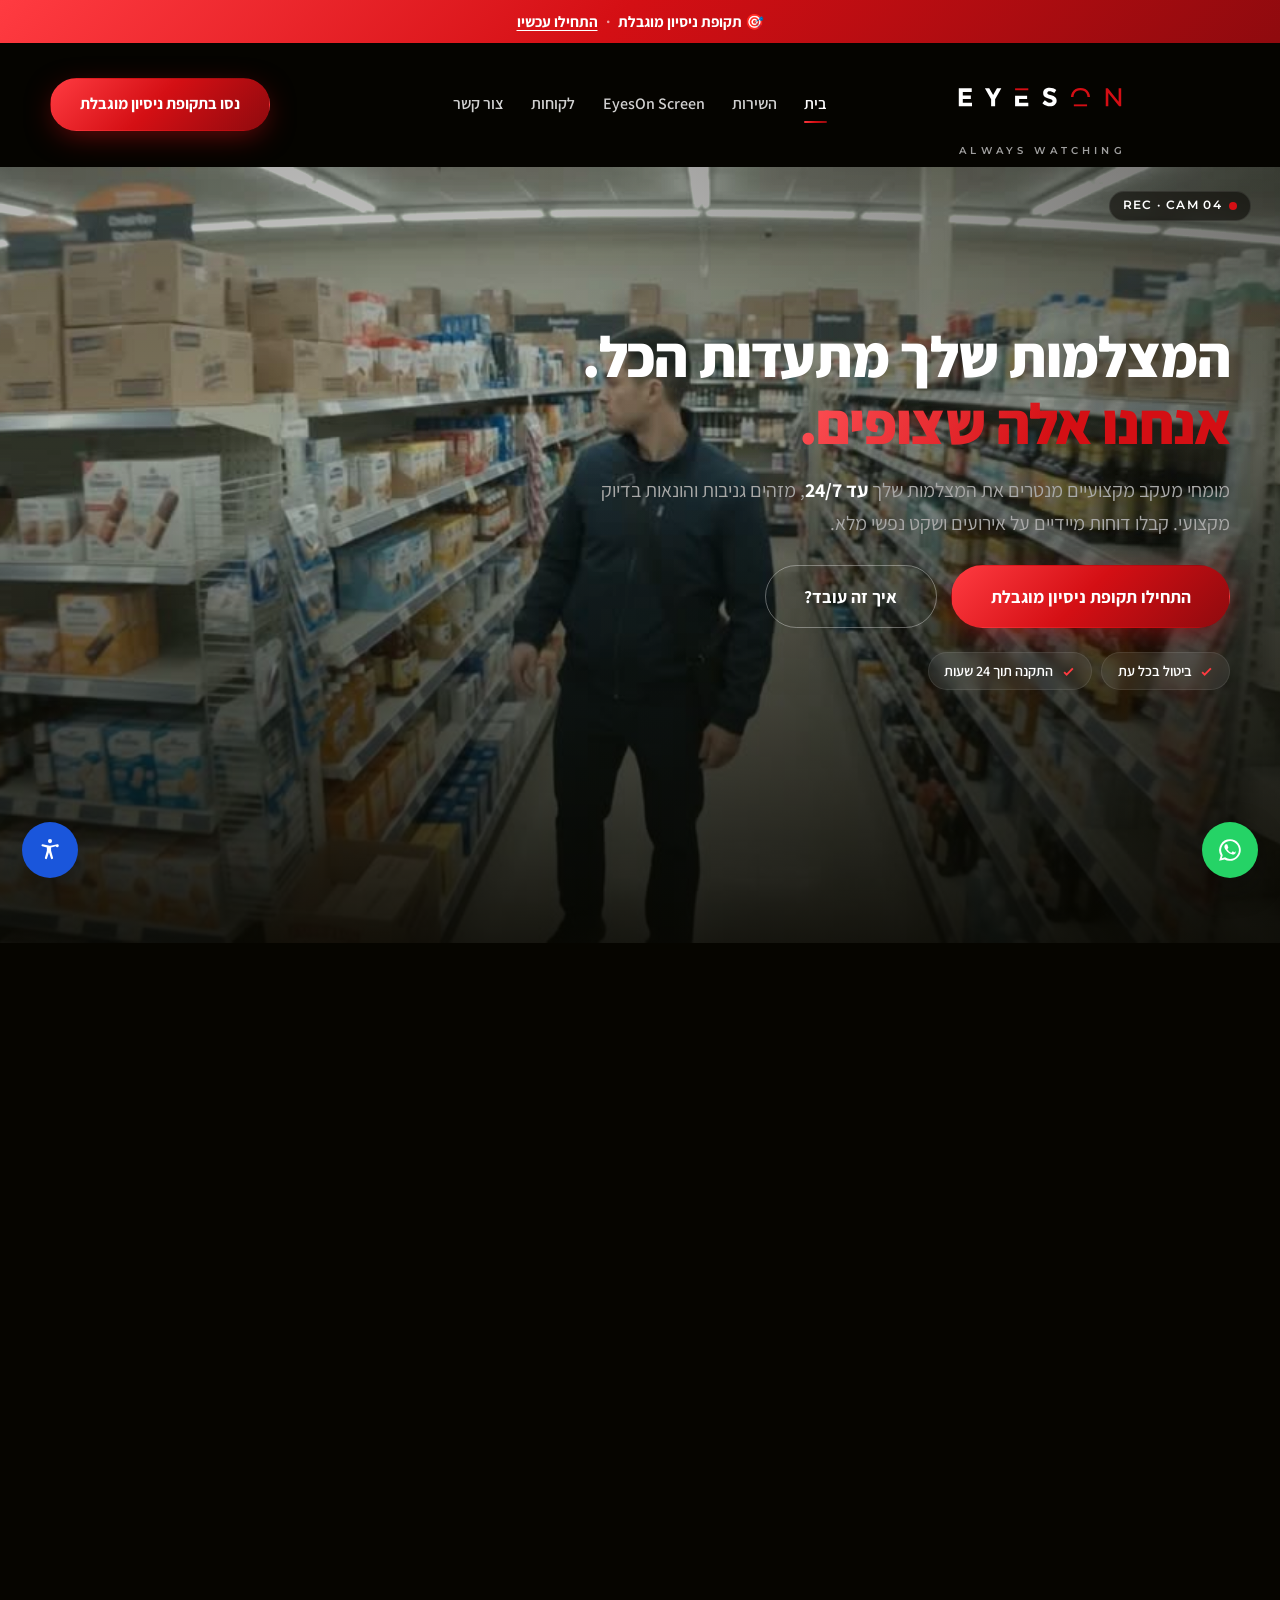
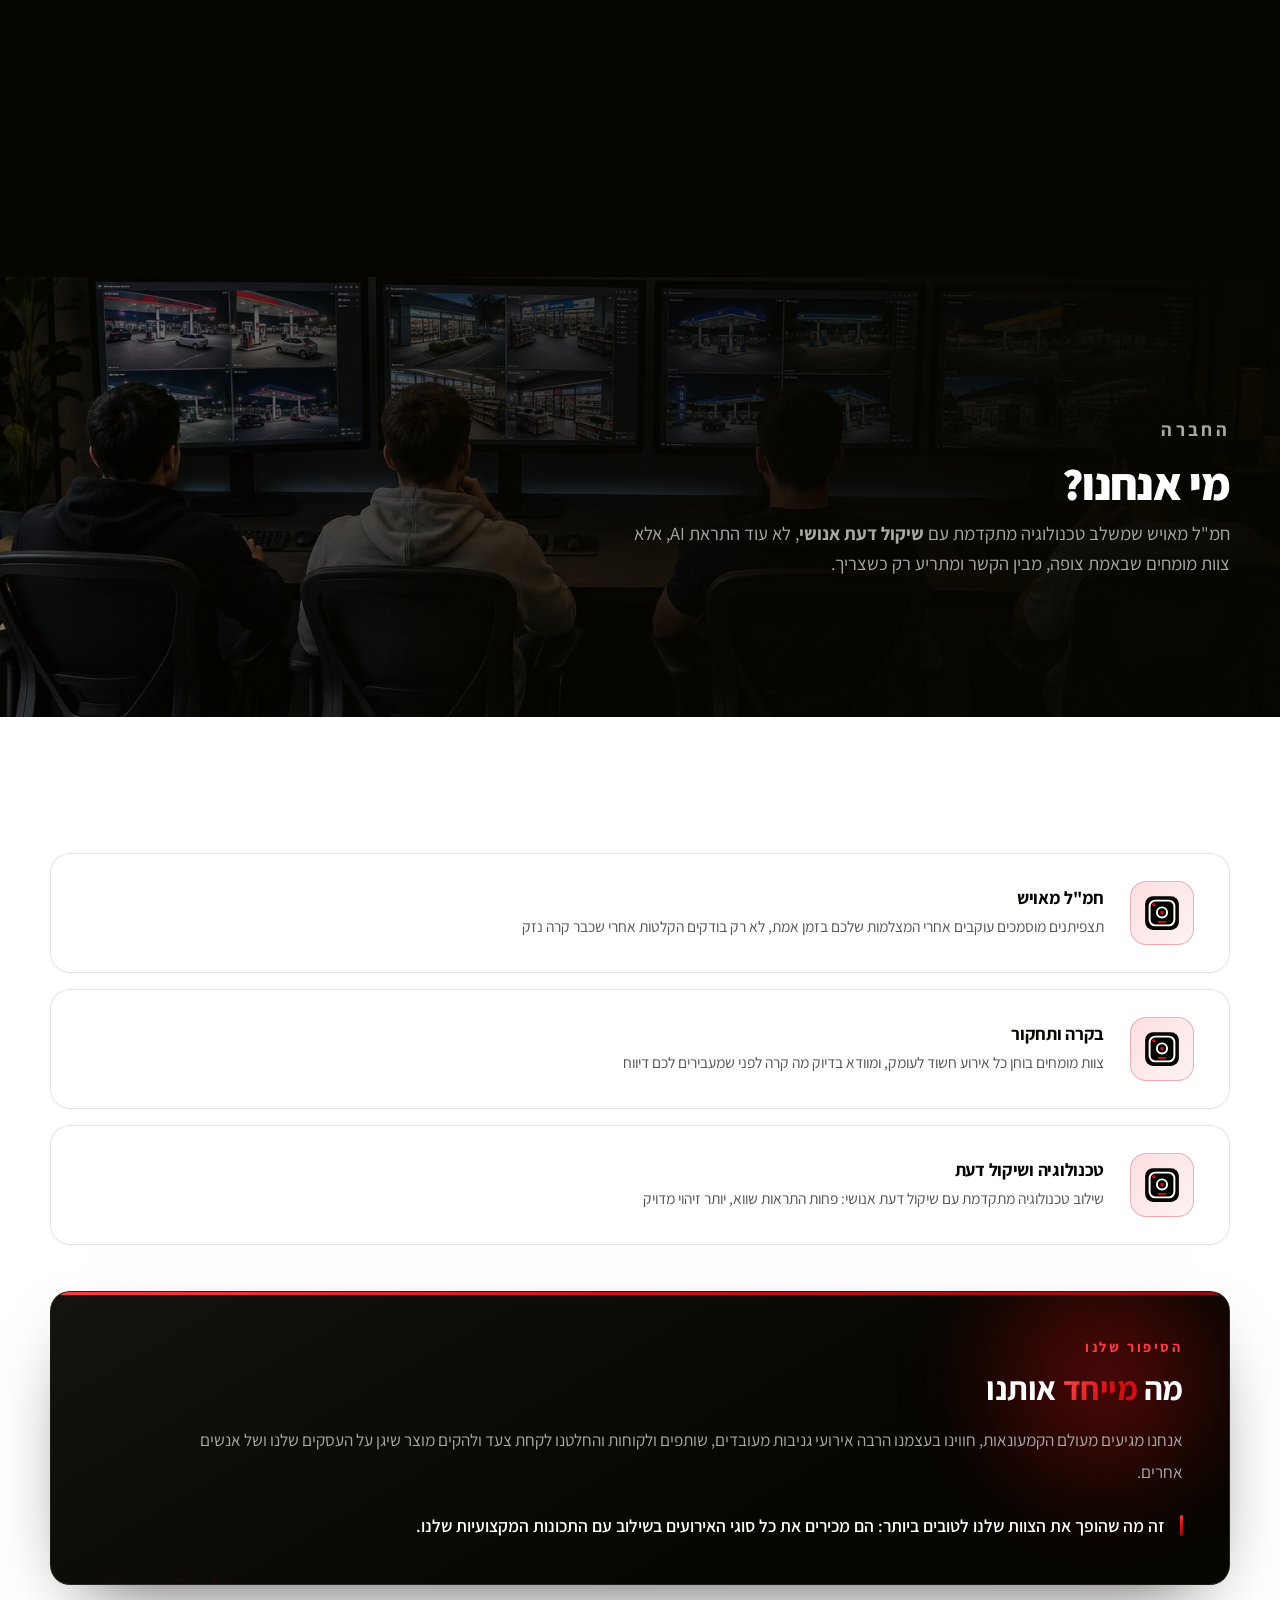
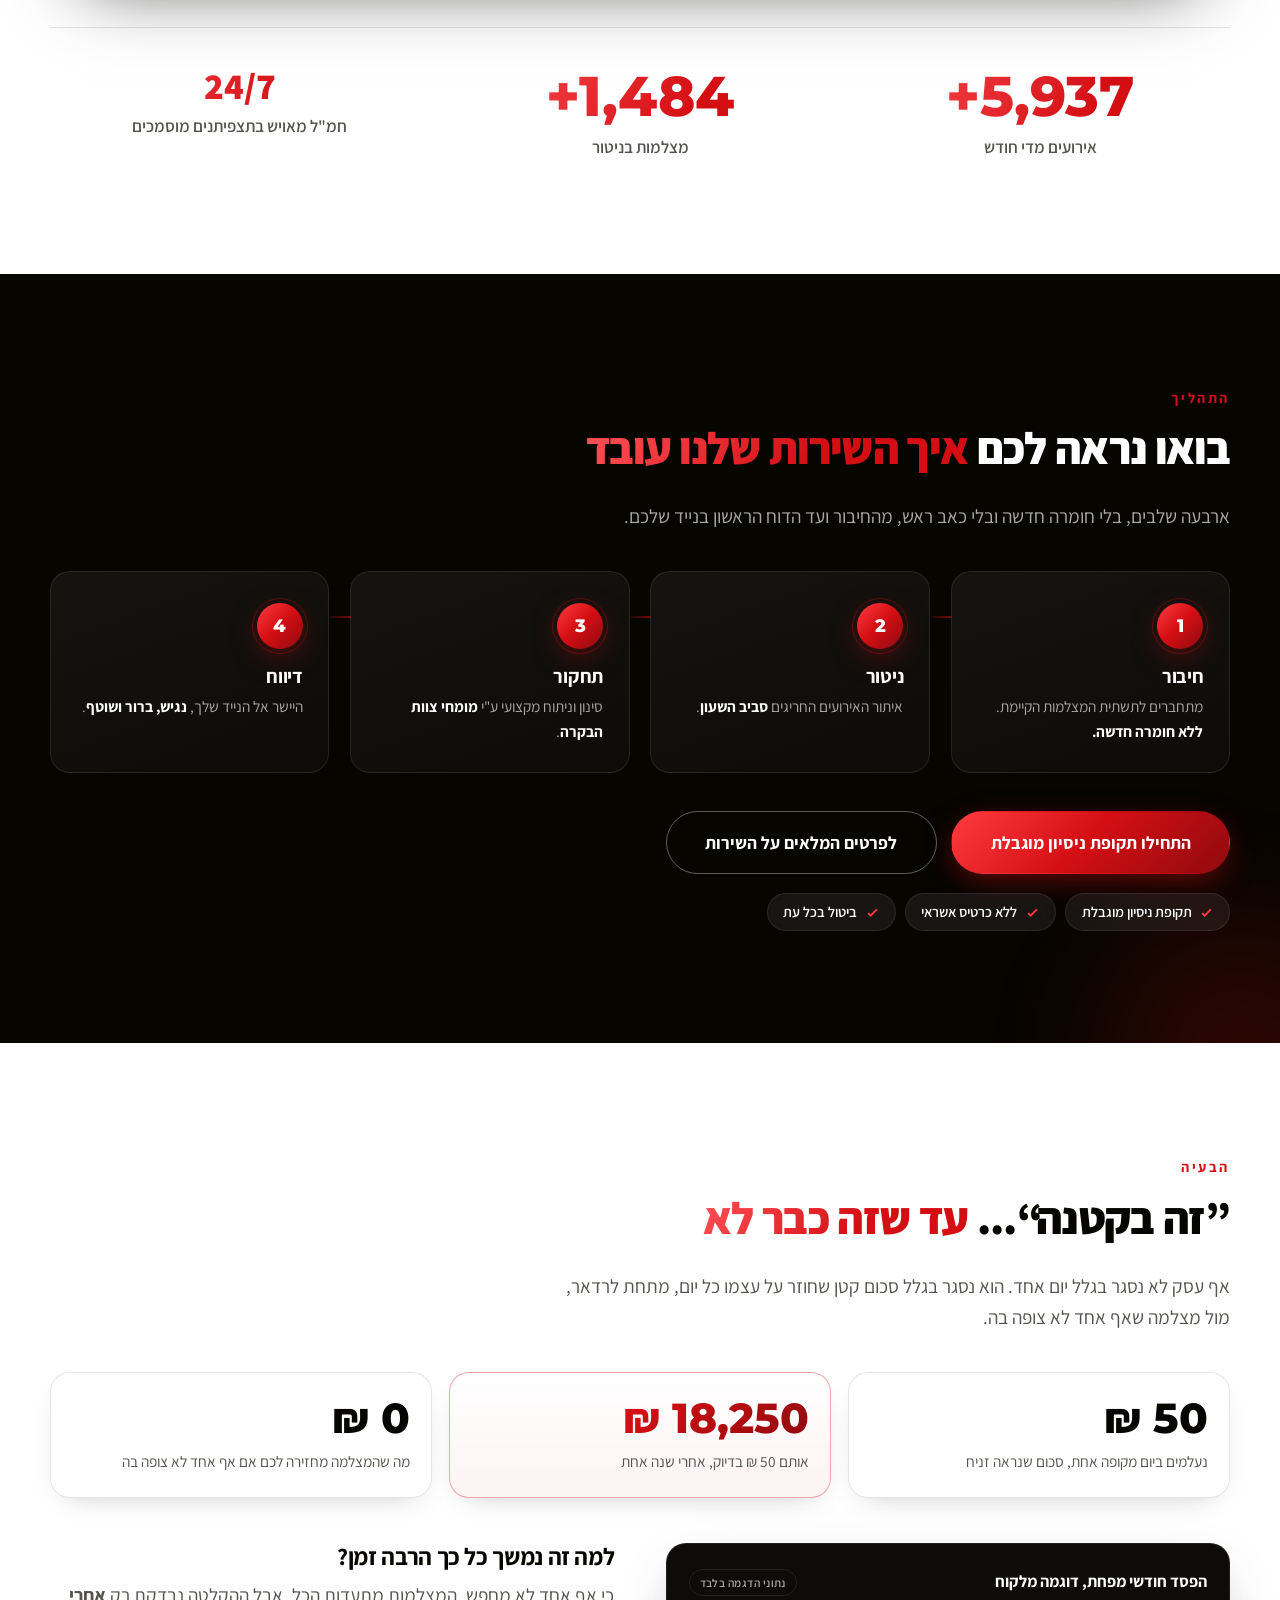
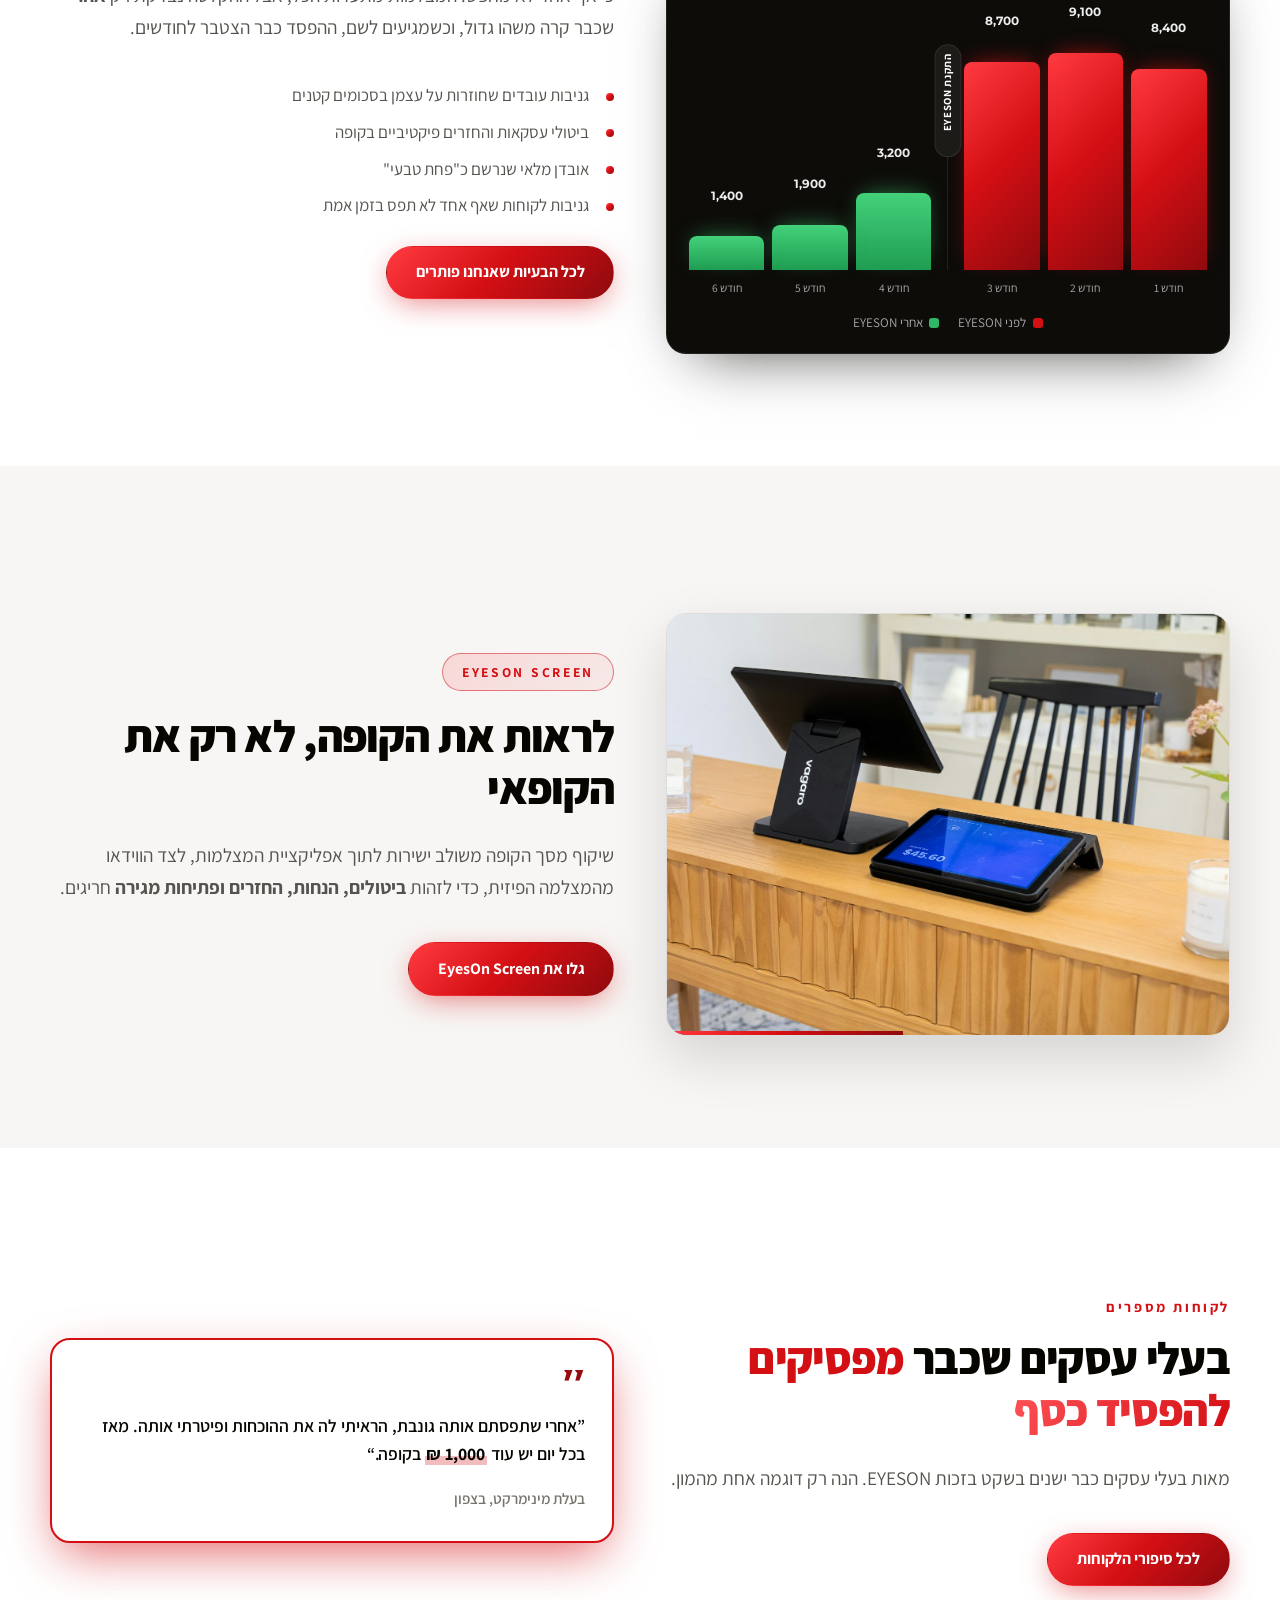
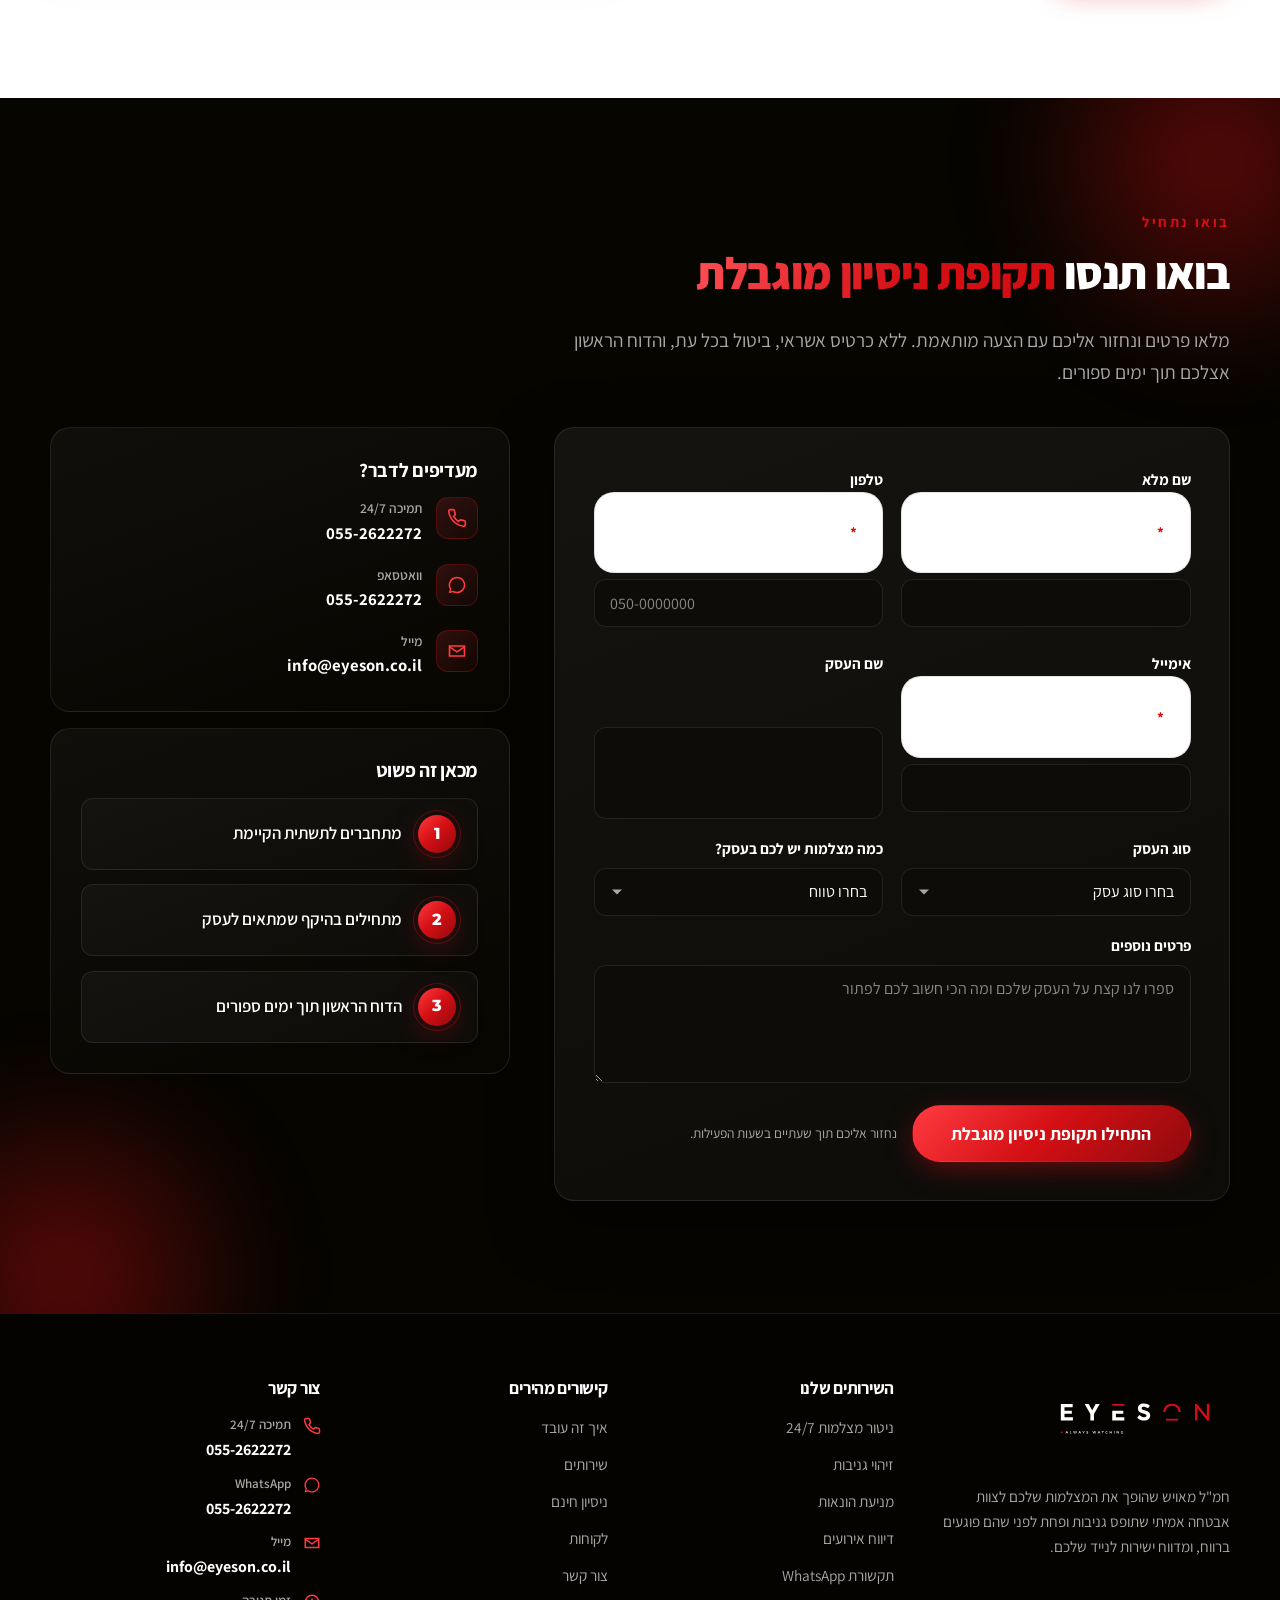
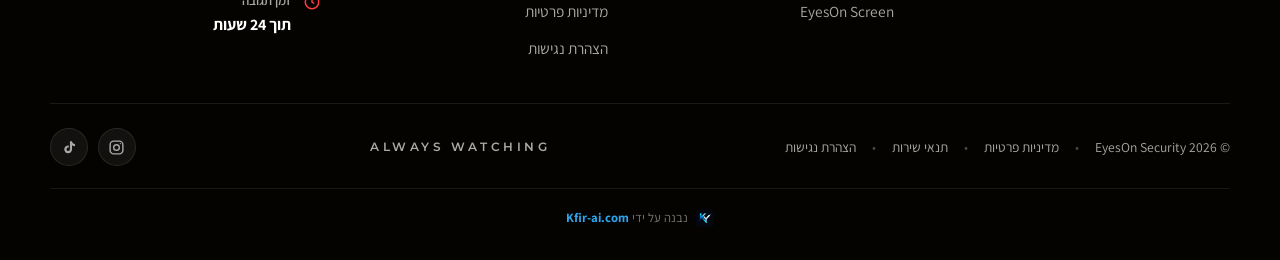
<file: index.html>
﻿<!DOCTYPE html>
<html dir="rtl" lang="he">
<head>
  <meta charset="UTF-8">
  <meta name="viewport" content="width=device-width, initial-scale=1.0">

  <title data-cms="home.seo.title">EYESON | תקופת ניסיון מוגבלת | חמ"ל ניטור מצלמות לעסקים</title>
  <meta name="description" data-cms-attr="content:home.seo.description" content="EYESON: חמ״ל מאויש שצופה במצלמות שלכם 24/7, מזהה גניבות ופחת ושולח דוח יומי לוואטסאפ. תקופת ניסיון מוגבלת, ללא כרטיס אשראי, התקנה תוך 24 שעות. מתחברים לתשתית הקיימת.">
  <meta property="og:title" content="EYESON | תקופת ניסיון מוגבלת | תמיד צופים">
  <meta property="og:description" content="המצלמות מתעדות הכל. אבל מי צופה ומזהה את מה שחשוב? צוות מומחים שמנטר, מתחקר ומדווח ישירות לנייד שלך.">
  <meta property="og:type" content="website">
  <meta property="og:url" content="https://eyeson.co.il/">
  <meta property="og:locale" content="he_IL">
  <meta property="og:image" content="assets/logos/EyesOn_cleanlogos_Bigslogen-02.svg">
  <link rel="icon" type="image/svg+xml" href="assets/favicon.svg">

  <link rel="preconnect" href="https://fonts.googleapis.com">
  <link rel="preconnect" href="https://fonts.gstatic.com" crossorigin>
  <link href="https://fonts.googleapis.com/css2?family=Assistant:wght@400;500;600;700;800&family=Montserrat:wght@500;600;700;800&display=swap" rel="stylesheet">

  <link rel="stylesheet" href="css/styles.css">
</head>
<body>

  <!-- ================= FREE-TRIAL BAR ================= -->
  <div class="trial-bar">
    <span data-cms="trialBar.emoji">🎯</span> <span data-cms="trialBar.text">תקופת ניסיון מוגבלת</span><span class="sep">·</span><a data-cms="trialBar.ctaText" data-cms-attr="href:trialBar.ctaHref" href="#contact">התחילו עכשיו</a>
  </div>

  <!-- ================= HEADER ================= -->
  <header class="site-header">
    <div class="header-inner">
      <a href="index.html" class="header-logo" aria-label="EYESON, לעמוד הבית">
        <img src="assets/logos/EyesOn_cleanlogos_noslogen-02.svg" data-cms-attr="alt:contact.brandName" alt="EYESON" width="180" height="76">
        <span class="header-slogan latin" aria-hidden="true" data-cms="contact.slogan">ALWAYS WATCHING</span>
      </a>

      <nav class="main-nav" id="mainNav" aria-label="ניווט ראשי">
        <a data-cms="nav.0.label" data-cms-attr="href:nav.0.href" href="index.html" aria-current="page">בית</a>
        <a data-cms="nav.1.label" data-cms-attr="href:nav.1.href" href="service.html">השירות</a>
        <a data-cms="nav.2.label" data-cms-attr="href:nav.2.href" href="screen.html">EyesOn Screen</a>
        <a data-cms="nav.3.label" data-cms-attr="href:nav.3.href" href="clients.html">לקוחות</a>
        <a data-cms="nav.4.label" data-cms-attr="href:nav.4.href" href="contact.html">צור קשר</a>
      </nav>

      <a class="btn btn-primary header-cta" data-cms="headerCta.label" data-cms-attr="href:headerCta.href" href="#contact">נסו בתקופת ניסיון מוגבלת</a>

      <button class="nav-toggle" id="navToggle" aria-label="פתיחת תפריט" aria-expanded="false" aria-controls="mainNav">
        <span></span><span></span><span></span>
      </button>
    </div>
  </header>

  <main>

    <!-- ================= HERO ================= -->
    <!--
      TODO(client): assets/hero/frames/frame-001.jpg…frame-030.jpg is a demo clip
      converted to a scroll-scrubbed frame sequence (see js/main.js "hero scroll
      scrub" + README.md). The hero stays pinned while scrolling drives the
      frames; it never autoplays. Swap in real footage when available.
    -->
    <div class="hero-scrub-wrapper" id="heroScrub" data-frame-count="30">
      <section class="hero hero-fullbleed section-dark" aria-label="EYESON, תמיד צופים">
        <img class="hero-bg" id="heroScrubImg" src="assets/hero/frames/frame-001.jpg" alt="">
        <span class="rec-badge hero-rec"><span class="rec-dot"></span><span data-cms="home.hero.recBadge">REC · CAM 04</span></span>

        <div class="container hero-inner-full">
          <div class="hero-copy reveal">
            <h1><span data-cms="home.hero.titleLine1">המצלמות שלך מתעדות הכל.</span><br><span class="accent-grad" data-cms="home.hero.titleLine2">אנחנו אלה שצופים.</span></h1>
            <p class="hero-sub" data-cms="home.hero.subtitle">מומחי מעקב מקצועיים מנטרים את המצלמות שלך <strong>עד 24/7</strong>, מזהים גניבות והונאות בדיוק מקצועי. קבלו דוחות מיידיים על אירועים ושקט נפשי מלא.</p>
            <div class="hero-actions">
              <a class="btn btn-primary btn-lg" data-cms="home.hero.primaryCta.label" data-cms-attr="href:home.hero.primaryCta.href" href="#contact">התחילו תקופת ניסיון מוגבלת</a>
              <a class="btn btn-ghost btn-lg" data-cms="home.hero.secondaryCta.label" data-cms-attr="href:home.hero.secondaryCta.href" href="#how">איך זה עובד?</a>
            </div>
            <ul class="trust-chips">
              <li><svg viewBox="0 0 24 24" fill="none" stroke="currentColor" stroke-width="3"><path d="m5 13 4 4L19 7"/></svg><span data-cms="home.hero.chips.0">ביטול בכל עת</span></li>
              <li><svg viewBox="0 0 24 24" fill="none" stroke="currentColor" stroke-width="3"><path d="m5 13 4 4L19 7"/></svg><span data-cms="home.hero.chips.1">התקנה תוך 24 שעות</span></li>
            </ul>
          </div>
        </div>
      </section>
    </div>

    <!-- ================= WHO WE ARE — image band ================= -->
    <section class="media-band">
      <img class="band-bg" data-cms-attr="src:home.band.image" src="assets/images/control-room-team.jpg" alt="">
      <div class="container">
        <div class="band-copy reveal">
          <p class="kicker" data-cms="home.band.kicker">החברה</p>
          <h2 data-cms="home.band.title">מי אנחנו?</h2>
          <p data-cms="home.band.text">חמ"ל מאויש שמשלב טכנולוגיה מתקדמת עם <strong>שיקול דעת אנושי</strong>, לא עוד התראת AI, אלא צוות מומחים שבאמת צופה, מבין הקשר ומתריע רק כשצריך.</p>
        </div>
      </div>
    </section>

    <section class="section section-light" id="about">
      <div class="container">
        <div class="cards-3 reveal">
          <article class="card">
            <div class="card-icon" aria-hidden="true">
              <img src="assets/favicon.svg" alt="" width="34" height="34">
            </div>
            <div class="card-text">
              <h3 data-cms="home.aboutCards.0.title">חמ"ל מאויש</h3>
              <p data-cms="home.aboutCards.0.text">תצפיתנים מוסמכים עוקבים אחרי המצלמות שלכם בזמן אמת, לא רק בודקים הקלטות אחרי שכבר קרה נזק</p>
            </div>
            <img class="card-logo" src="assets/logos/EyesOn_cleanlogos_noslogen-03.svg" alt="" aria-hidden="true">
          </article>
          <article class="card">
            <div class="card-icon" aria-hidden="true">
              <img src="assets/favicon.svg" alt="" width="34" height="34">
            </div>
            <div class="card-text">
              <h3 data-cms="home.aboutCards.1.title">בקרה ותחקור</h3>
              <p data-cms="home.aboutCards.1.text">צוות מומחים בוחן כל אירוע חשוד לעומק, ומוודא בדיוק מה קרה לפני שמעבירים לכם דיווח</p>
            </div>
            <img class="card-logo" src="assets/logos/EyesOn_cleanlogos_noslogen-03.svg" alt="" aria-hidden="true">
          </article>
          <article class="card">
            <div class="card-icon" aria-hidden="true">
              <img src="assets/favicon.svg" alt="" width="34" height="34">
            </div>
            <div class="card-text">
              <h3 data-cms="home.aboutCards.2.title">טכנולוגיה ושיקול דעת</h3>
              <p data-cms="home.aboutCards.2.text">שילוב טכנולוגיה מתקדמת עם שיקול דעת אנושי: פחות התראות שווא, יותר זיהוי מדויק</p>
            </div>
            <img class="card-logo" src="assets/logos/EyesOn_cleanlogos_noslogen-03.svg" alt="" aria-hidden="true">
          </article>
        </div>

        <div class="edge reveal delay-1">
          <span class="edge-glow" aria-hidden="true"></span>
          <img class="edge-mark" src="assets/logos/EyesOn_cleanlogos_noslogen-03.svg" alt="" aria-hidden="true">
          <div class="edge-body">
            <p class="kicker" data-cms="home.edge.kicker">הסיפור שלנו</p>
            <h3><span data-cms="home.edge.titleBefore">מה</span> <span class="accent-grad" data-cms="home.edge.titleAccent">מייחד</span> <span data-cms="home.edge.titleAfter">אותנו</span></h3>
            <p class="edge-lead" data-cms="home.edge.lead">אנחנו מגיעים מעולם הקמעונאות, חווינו בעצמנו הרבה אירועי גניבות מעובדים, שותפים ולקוחות והחלטנו לקחת צעד ולהקים מוצר שיגן על העסקים שלנו ושל אנשים אחרים.</p>
            <p class="edge-punch" data-cms="home.edge.punch">זה מה שהופך את הצוות שלנו לטובים ביותר: הם מכירים את כל סוגי האירועים בשילוב עם התכונות המקצועיות שלנו.</p>
          </div>
        </div>

        <div class="stats reveal delay-1">
          <div class="stat">
            <span class="stat-num" data-count="6000" data-prefix="+" data-cms-attr="data-count:home.stats.0.value;data-prefix:home.stats.0.prefix">+6,000</span>
            <span class="stat-label" data-cms="home.stats.0.label">אירועים מדי חודש</span>
          </div>
          <div class="stat">
            <span class="stat-num" data-count="1500" data-prefix="+" data-cms-attr="data-count:home.stats.1.value;data-prefix:home.stats.1.prefix">+1,500</span>
            <span class="stat-label" data-cms="home.stats.1.label">מצלמות בניטור</span>
          </div>
          <div class="stat">
            <span class="stat-num stat-text" data-cms="home.stats.2.text">24/7</span>
            <span class="stat-label" data-cms="home.stats.2.label">חמ"ל מאויש בתצפיתנים מוסמכים</span>
          </div>
        </div>
      </div>
    </section>

    <!-- ================= HOW IT WORKS ================= -->
    <section class="section section-dark" id="how">
      <div class="arc arc-4" aria-hidden="true"></div>
      <div class="container">
        <p class="kicker reveal" data-cms="home.process.kicker">התהליך</p>
        <h2 class="reveal"><span data-cms="home.process.titleBefore">בואו נראה לכם</span> <span class="accent-grad" data-cms="home.process.titleAccent">איך השירות שלנו עובד</span></h2>
        <p class="section-sub reveal" data-cms="home.process.subtitle">ארבעה שלבים, בלי חומרה חדשה ובלי כאב ראש, מהחיבור ועד הדוח הראשון בנייד שלכם.</p>

        <ol class="steps reveal delay-1">
          <li class="step">
            <span class="step-num">1</span>
            <h3 data-cms="home.process.steps.0.title">חיבור</h3>
            <p data-cms="home.process.steps.0.text">מתחברים לתשתית המצלמות הקיימת. <strong>ללא חומרה חדשה.</strong></p>
          </li>
          <li class="step">
            <span class="step-num">2</span>
            <h3 data-cms="home.process.steps.1.title">ניטור</h3>
            <p data-cms="home.process.steps.1.text">איתור האירועים החריגים <strong>סביב השעון</strong>.</p>
          </li>
          <li class="step">
            <span class="step-num">3</span>
            <h3 data-cms="home.process.steps.2.title">תחקור</h3>
            <p data-cms="home.process.steps.2.text">סינון וניתוח מקצועי ע"י <strong>מומחי צוות הבקרה</strong>.</p>
          </li>
          <li class="step">
            <span class="step-num">4</span>
            <h3 data-cms="home.process.steps.3.title">דיווח</h3>
            <p data-cms="home.process.steps.3.text">היישר אל הנייד שלך, <strong>נגיש, ברור ושוטף</strong>.</p>
          </li>
        </ol>

        <div class="hero-actions reveal delay-2" style="margin-top:2.4rem;">
          <a class="btn btn-primary btn-lg" data-cms="home.hero.primaryCta.label" data-cms-attr="href:home.hero.primaryCta.href" href="#contact">התחילו תקופת ניסיון מוגבלת</a>
          <a class="btn btn-ghost btn-lg" href="service.html">לפרטים המלאים על השירות</a>
        </div>
        <ul class="trust-chips reveal delay-2" style="margin-top:1.2rem;">
          <li><svg viewBox="0 0 24 24" fill="none" stroke="currentColor" stroke-width="3"><path d="m5 13 4 4L19 7"/></svg>תקופת ניסיון מוגבלת</li>
          <li><svg viewBox="0 0 24 24" fill="none" stroke="currentColor" stroke-width="3"><path d="m5 13 4 4L19 7"/></svg>ללא כרטיס אשראי</li>
          <li><svg viewBox="0 0 24 24" fill="none" stroke="currentColor" stroke-width="3"><path d="m5 13 4 4L19 7"/></svg><span data-cms="home.hero.chips.0">ביטול בכל עת</span></li>
        </ul>
      </div>
    </section>

    <!-- ================= PROBLEM / SHRINKAGE STATS =================
      TODO(client): המספרים כאן הם *הדגמה* ולא נתוני אמת.
      לפני עלייה לאוויר חובה להחליף אותם בנתונים אמיתיים שאתם יכולים לגבות —
      או נתונים מצטברים מלקוחות EYESON, או נתוני פחת ממקור מוסמך עם קישור.
      אין לפרסם אחוזים/סכומים שאי אפשר להוכיח. הבלוק "before/after" מסומן
      במפורש כדוגמה כדי שלא ייקרא כהבטחת תוצאה.
    -->
    <section class="section section-light" id="problem-teaser">
      <div class="container">
        <div class="reveal shrink-head">
          <p class="kicker" data-cms="home.shrink.kicker">הבעיה</p>
          <h2><bdi data-cms="home.shrink.titleQuote">”זה בקטנה“...</bdi> <span class="accent-grad" data-cms="home.shrink.titleAccent">עד שזה כבר לא</span></h2>
          <p class="section-sub" data-cms="home.shrink.subtitle">אף עסק לא נסגר בגלל יום אחד. הוא נסגר בגלל סכום קטן שחוזר על עצמו כל יום, מתחת לרדאר, מול מצלמה שאף אחד לא צופה בה.</p>
        </div>

        <ul class="shrink-stats reveal delay-1">
          <li>
            <span class="shrink-num" data-cms="home.shrink.stats.0.value">50 ₪</span>
            <span class="shrink-cap" data-cms="home.shrink.stats.0.caption">נעלמים ביום מקופה אחת, סכום שנראה זניח</span>
          </li>
          <li class="is-alert">
            <span class="shrink-num" data-cms="home.shrink.stats.1.value">18,250 ₪</span>
            <span class="shrink-cap" data-cms="home.shrink.stats.1.caption">אותם 50 ₪ בדיוק, אחרי שנה אחת</span>
          </li>
          <li>
            <span class="shrink-num" data-cms="home.shrink.stats.2.value">0 ₪</span>
            <span class="shrink-cap" data-cms="home.shrink.stats.2.caption">מה שהמצלמה מחזירה לכם אם אף אחד לא צופה בה</span>
          </li>
        </ul>

        <div class="split shrink-split">
          <figure class="chart-card reveal">
            <figcaption>
              <span class="chart-title" data-cms="home.shrink.chart.title">הפסד חודשי מפחת, דוגמה מלקוח</span>
              <span class="chart-note" data-cms="home.shrink.chart.note">נתוני הדגמה בלבד</span>
            </figcaption>

            <div class="chart" role="img"
                 aria-label="גרף עמודות הממחיש הפסד חודשי מפחת: בשלושת החודשים לפני EYESON כ-8,400 ,9,100 ו-8,700 שקלים בחודש; בשלושת החודשים אחרי ההתקנה כ-3,200 ,1,900 ו-1,400 שקלים בחודש.">
              <div class="chart-bars">
                <div class="chart-bar" data-cms-attr="style:home.shrink.chart.bars.0.style" style="--h:89%"><span class="chart-val" data-cms="home.shrink.chart.bars.0.value">8,400</span><span class="chart-fill"></span><span class="chart-x" data-cms="home.shrink.chart.bars.0.label">חודש 1</span></div>
                <div class="chart-bar" data-cms-attr="style:home.shrink.chart.bars.1.style" style="--h:96%"><span class="chart-val" data-cms="home.shrink.chart.bars.1.value">9,100</span><span class="chart-fill"></span><span class="chart-x" data-cms="home.shrink.chart.bars.1.label">חודש 2</span></div>
                <div class="chart-bar" data-cms-attr="style:home.shrink.chart.bars.2.style" style="--h:92%"><span class="chart-val" data-cms="home.shrink.chart.bars.2.value">8,700</span><span class="chart-fill"></span><span class="chart-x" data-cms="home.shrink.chart.bars.2.label">חודש 3</span></div>
                <div class="chart-split" aria-hidden="true"><span data-cms="home.shrink.chart.splitLabel">התקנת EYESON</span></div>
                <div class="chart-bar is-after" data-cms-attr="style:home.shrink.chart.bars.3.style" style="--h:34%"><span class="chart-val" data-cms="home.shrink.chart.bars.3.value">3,200</span><span class="chart-fill"></span><span class="chart-x" data-cms="home.shrink.chart.bars.3.label">חודש 4</span></div>
                <div class="chart-bar is-after" data-cms-attr="style:home.shrink.chart.bars.4.style" style="--h:20%"><span class="chart-val" data-cms="home.shrink.chart.bars.4.value">1,900</span><span class="chart-fill"></span><span class="chart-x" data-cms="home.shrink.chart.bars.4.label">חודש 5</span></div>
                <div class="chart-bar is-after" data-cms-attr="style:home.shrink.chart.bars.5.style" style="--h:15%"><span class="chart-val" data-cms="home.shrink.chart.bars.5.value">1,400</span><span class="chart-fill"></span><span class="chart-x" data-cms="home.shrink.chart.bars.5.label">חודש 6</span></div>
              </div>
            </div>

            <ul class="chart-legend">
              <li><span class="dot-before" aria-hidden="true"></span>לפני EYESON</li>
              <li><span class="dot-after" aria-hidden="true"></span>אחרי EYESON</li>
            </ul>
          </figure>

          <div class="reveal delay-1 shrink-copy">
            <h3>למה זה נמשך כל כך הרבה זמן?</h3>
            <p class="section-sub">כי אף אחד לא מחפש. המצלמות מתעדות הכל, אבל ההקלטה נבדקת רק <strong>אחרי</strong> שכבר קרה משהו גדול, וכשמגיעים לשם, ההפסד כבר הצטבר לחודשים.</p>
            <ul class="shrink-list">
              <li>גניבות עובדים שחוזרות על עצמן בסכומים קטנים</li>
              <li>ביטולי עסקאות והחזרים פיקטיביים בקופה</li>
              <li>אובדן מלאי שנרשם כ"פחת טבעי"</li>
              <li>גניבות לקוחות שאף אחד לא תפס בזמן אמת</li>
            </ul>
            <a class="btn btn-primary" href="service.html">לכל הבעיות שאנחנו פותרים</a>
          </div>
        </div>
      </div>
    </section>

    <!-- ================= SCREEN TEASER ================= -->
    <section class="section section-gray" id="screen-teaser">
      <div class="container">
        <div class="split">
          <div class="img-frame reveal">
            <img src="assets/images/pos-terminal.jpg" alt="מסך קופה בעמדת תשלום בעסק" loading="lazy">
          </div>
          <div class="reveal delay-1">
            <p class="pill">EYESON SCREEN</p>
            <h2>לראות את הקופה, לא רק את הקופאי</h2>
            <p class="section-sub">שיקוף מסך הקופה משולב ישירות לתוך אפליקציית המצלמות, לצד הווידאו מהמצלמה הפיזית, כדי לזהות <strong>ביטולים, הנחות, החזרים ופתיחות מגירה</strong> חריגים.</p>
            <a class="btn btn-primary" href="screen.html">גלו את EyesOn Screen</a>
          </div>
        </div>
      </div>
    </section>

    <!-- ================= CLIENTS TEASER ================= -->
    <section class="section section-light" id="clients-teaser">
      <div class="container">
        <div class="split">
          <div class="reveal">
            <p class="kicker">לקוחות מספרים</p>
            <h2>בעלי עסקים שכבר <span class="accent-grad">מפסיקים להפסיד כסף</span></h2>
            <p class="section-sub">מאות בעלי עסקים כבר ישנים בשקט בזכות EYESON. הנה רק דוגמה אחת מהמון.</p>
            <a class="btn btn-primary" href="clients.html">לכל סיפורי הלקוחות</a>
          </div>
          <figure class="quote-card card featured reveal delay-1">
            <blockquote>”אחרי שתפסתם אותה גונבת, הראיתי לה את ההוכחות ופיטרתי אותה. מאז בכל יום יש עוד <mark class="hl">1,000 ₪</mark> בקופה.“</blockquote>
            <figcaption>בעלת מינימרקט, בצפון</figcaption>
          </figure>
        </div>
      </div>
    </section>

    <!-- ================= CONTACT / FREE TRIAL ================= -->
    <section class="section section-dark" id="contact">
      <div class="arc arc-1" aria-hidden="true"></div>
      <div class="arc arc-2" aria-hidden="true"></div>
      <div class="container">
        <p class="kicker reveal">בואו נתחיל</p>
        <h2 class="reveal">בואו תנסו <span class="accent-grad">תקופת ניסיון מוגבלת</span></h2>
        <p class="section-sub reveal">מלאו פרטים ונחזור אליכם עם הצעה מותאמת. ללא כרטיס אשראי, ביטול בכל עת, והדוח הראשון אצלכם תוך ימים ספורים.</p>

        <div class="contact-grid">
          <form class="form-card contact-form reveal" novalidate
                data-contact-email="info@eyeson.co.il"
                data-cms-attr="data-contact-email:contact.email">
            <div class="form-grid">
              <div class="field">
                <label for="h-fullName">שם מלא <span class="req">*</span></label>
                <input type="text" id="h-fullName" name="fullName" autocomplete="name" required>
                <p class="field-error" data-error-for="fullName"></p>
              </div>
              <div class="field">
                <label for="h-phone">טלפון <span class="req">*</span></label>
                <input type="tel" id="h-phone" name="phone" autocomplete="tel" placeholder="050-0000000" required>
                <p class="field-error" data-error-for="phone"></p>
              </div>
              <div class="field">
                <label for="h-email">אימייל <span class="req">*</span></label>
                <input type="email" id="h-email" name="email" autocomplete="email" required>
                <p class="field-error" data-error-for="email"></p>
              </div>
              <div class="field">
                <label for="h-business">שם העסק</label>
                <input type="text" id="h-business" name="business" autocomplete="organization">
              </div>
              <div class="field">
                <label for="h-businessType">סוג העסק</label>
                <select id="h-businessType" name="businessType">
                  <option value="">בחרו סוג עסק</option>
                  <option>חנות נוחות</option>
                  <option>פיצוצייה</option>
                  <option>תחנת דלק</option>
                  <option>גלידריה</option>
                  <option>מסעדה</option>
                  <option>מאפייה</option>
                  <option>קמעונאות אחרת</option>
                  <option>אחר</option>
                </select>
              </div>
              <div class="field">
                <label for="h-cameraCount">כמה מצלמות יש לכם בעסק?</label>
                <select id="h-cameraCount" name="cameraCount">
                  <option value="">בחרו טווח</option>
                  <option>עדיין אין לי מצלמות</option>
                  <option>עד 5</option>
                  <option>6–10</option>
                  <option>11–20</option>
                  <option>21 ומעלה</option>
                </select>
              </div>
              <div class="field full">
                <label for="h-message">פרטים נוספים</label>
                <textarea id="h-message" name="message" placeholder="ספרו לנו קצת על העסק שלכם ומה הכי חשוב לכם לפתור"></textarea>
              </div>
            </div>
            <div class="form-actions">
              <button type="submit" class="btn btn-primary btn-lg">התחילו תקופת ניסיון מוגבלת</button>
              <span class="form-note">נחזור אליכם תוך שעתיים בשעות הפעילות.</span>
            </div>
            <div class="form-status" role="status" aria-live="polite"></div>
          </form>

          <div class="contact-aside">
            <div class="contact-box reveal delay-1">
              <h3>מעדיפים לדבר?</h3>
              <ul class="contact-list">
                <li>
                  <span class="ci" aria-hidden="true"><svg viewBox="0 0 24 24" fill="none" stroke="currentColor" stroke-width="2"><path d="M22 16.9v3a2 2 0 0 1-2.2 2 19.8 19.8 0 0 1-8.6-3.1 19.5 19.5 0 0 1-6-6 19.8 19.8 0 0 1-3.1-8.7A2 2 0 0 1 4.1 2h3a2 2 0 0 1 2 1.7c.1 1 .3 2 .7 3a2 2 0 0 1-.5 2.1L8 10.1a16 16 0 0 0 6 6l1.3-1.3a2 2 0 0 1 2.1-.5c1 .4 2 .6 3 .7a2 2 0 0 1 1.6 2Z"/></svg></span>
                  <div><b data-cms="contact.supportLabel">תמיכה 24/7</b><a data-cms="contact.phoneDisplay" data-cms-attr="href:contact.phoneHref" href="tel:+972552622272">055-2622272</a></div>
                </li>
                <li>
                  <span class="ci" aria-hidden="true"><svg viewBox="0 0 24 24" fill="currentColor"><path d="M12 2a10 10 0 0 0-8.6 15.1L2 22l5-1.3A10 10 0 1 0 12 2Zm0 18.2a8.2 8.2 0 0 1-4.2-1.2l-.3-.2-3 .8.8-2.9-.2-.3A8.2 8.2 0 1 1 12 20.2Z"/></svg></span>
                  <div><b>וואטסאפ</b><a data-cms="contact.phoneDisplay" data-cms-attr="href:contact.whatsappUrl" href="https://wa.me/972552622272" target="_blank" rel="noopener">055-2622272</a></div>
                </li>
                <li>
                  <span class="ci" aria-hidden="true"><svg viewBox="0 0 24 24" fill="none" stroke="currentColor" stroke-width="2"><path d="M3 6h18v12H3z"/><path d="m3 7 9 6 9-6"/></svg></span>
                  <div><b>מייל</b><a data-cms="contact.email" data-cms-attr="href:contact.emailHref" href="mailto:info@eyeson.co.il">info@eyeson.co.il</a></div>
                </li>
              </ul>
            </div>
            <div class="contact-box reveal delay-2">
              <h3>מכאן זה פשוט</h3>
              <ol class="cta-steps" style="margin:0;">
                <li><span class="step-num">1</span>מתחברים לתשתית הקיימת</li>
                <li><span class="step-num">2</span>מתחילים בהיקף שמתאים לעסק</li>
                <li><span class="step-num">3</span>הדוח הראשון תוך ימים ספורים</li>
              </ol>
            </div>
          </div>
        </div>
      </div>
    </section>
  </main>

  <!-- ================= FOOTER ================= -->
  <footer class="site-footer">
    <div class="container">
      <div class="footer-top">
        <div class="footer-brand">
          <a href="index.html" aria-label="EYESON, לעמוד הבית">
            <img src="assets/logos/EyesOn_cleanlogos-02.svg" alt="EYESON ALWAYS WATCHING" width="190" height="80">
          </a>
          <p data-cms="footer.tagline">חמ"ל מאויש שהופך את המצלמות שלכם לצוות אבטחה אמיתי שתופס גניבות ופחת לפני שהם פוגעים ברווח, ומדווח ישירות לנייד שלכם.</p>
        </div>

        <div class="footer-col">
          <h3>השירותים שלנו</h3>
          <ul>
            <li><a href="service.html">ניטור מצלמות 24/7</a></li>
            <li><a href="service.html">זיהוי גניבות</a></li>
            <li><a href="service.html">מניעת הונאות</a></li>
            <li><a href="service.html">דיווח אירועים</a></li>
            <li><a href="service.html">תקשורת WhatsApp</a></li>
            <li><a data-cms="nav.2.label" data-cms-attr="href:nav.2.href" href="screen.html">EyesOn Screen</a></li>
          </ul>
        </div>

        <div class="footer-col">
          <h3>קישורים מהירים</h3>
          <ul>
            <li><a href="index.html#how">איך זה עובד</a></li>
            <li><a href="service.html">שירותים</a></li>
            <li><a href="index.html#contact">ניסיון חינם</a></li>
            <li><a data-cms="nav.3.label" data-cms-attr="href:nav.3.href" href="clients.html">לקוחות</a></li>
            <li><a data-cms="nav.4.label" data-cms-attr="href:nav.4.href" href="contact.html">צור קשר</a></li>
            <li><a href="privacy.html">מדיניות פרטיות</a></li>
            <li><a href="accessibility.html">הצהרת נגישות</a></li>
          </ul>
        </div>

        <div class="footer-col">
          <h3>צור קשר</h3>
          <ul class="footer-contact-list">
            <li>
              <span class="fi" aria-hidden="true"><svg viewBox="0 0 24 24" fill="none" stroke="currentColor" stroke-width="2"><path d="M22 16.9v3a2 2 0 0 1-2.2 2 19.8 19.8 0 0 1-8.6-3.1 19.5 19.5 0 0 1-6-6 19.8 19.8 0 0 1-3.1-8.7A2 2 0 0 1 4.1 2h3a2 2 0 0 1 2 1.7c.1 1 .3 2 .7 3a2 2 0 0 1-.5 2.1L8 10.1a16 16 0 0 0 6 6l1.3-1.3a2 2 0 0 1 2.1-.5c1 .4 2 .6 3 .7a2 2 0 0 1 1.6 2Z"/></svg></span>
              <div><b data-cms="contact.supportLabel">תמיכה 24/7</b><a data-cms="contact.phoneDisplay" data-cms-attr="href:contact.phoneHref" href="tel:+972552622272">055-2622272</a></div>
            </li>
            <li>
              <span class="fi" aria-hidden="true"><svg viewBox="0 0 24 24" fill="currentColor"><path d="M12 2a10 10 0 0 0-8.6 15.1L2 22l5-1.3A10 10 0 1 0 12 2Zm0 18.2a8.2 8.2 0 0 1-4.2-1.2l-.3-.2-3 .8.8-2.9-.2-.3A8.2 8.2 0 1 1 12 20.2Z"/></svg></span>
              <div><b>WhatsApp</b><a data-cms="contact.phoneDisplay" data-cms-attr="href:contact.whatsappUrl" href="https://wa.me/972552622272" target="_blank" rel="noopener">055-2622272</a></div>
            </li>
            <li>
              <span class="fi" aria-hidden="true"><svg viewBox="0 0 24 24" fill="none" stroke="currentColor" stroke-width="2"><path d="M3 6h18v12H3z"/><path d="m3 7 9 6 9-6"/></svg></span>
              <div><b>מייל</b><a data-cms="contact.email" data-cms-attr="href:contact.emailHref" href="mailto:info@eyeson.co.il">info@eyeson.co.il</a></div>
            </li>
            <li>
              <span class="fi" aria-hidden="true"><svg viewBox="0 0 24 24" fill="none" stroke="currentColor" stroke-width="2"><circle cx="12" cy="12" r="9"/><path d="M12 7v5l3 2"/></svg></span>
              <div><b>זמן תגובה</b><span class="val" data-cms="contact.responseTime">תוך 24 שעות</span></div>
            </li>
          </ul>
        </div>
      </div>

      <div class="footer-bottom">
        <p class="footer-legal">
          <span>© <span class="js-year">2026</span> <span data-cms="contact.companyName">EyesOn Security</span></span>
          <span class="sep">•</span><a href="privacy.html">מדיניות פרטיות</a>
          <span class="sep">•</span><a href="terms.html">תנאי שירות</a>
          <span class="sep">•</span><a href="accessibility.html">הצהרת נגישות</a>
        </p>
        <p class="latin footer-tag">ALWAYS WATCHING</p>
        <div class="footer-social">
          <a data-cms-attr="href:contact.instagram" href="https://www.instagram.com/eyeson_israel" target="_blank" rel="noopener" aria-label="EYESON באינסטגרם">
            <svg viewBox="0 0 24 24" fill="none" stroke="currentColor" stroke-width="2"><rect x="3" y="3" width="18" height="18" rx="5"/><circle cx="12" cy="12" r="4"/><circle cx="17.5" cy="6.5" r="1" fill="currentColor" stroke="none"/></svg>
          </a>
          <a data-cms-attr="href:contact.tiktok" href="https://www.tiktok.com/@eyeson_israel" target="_blank" rel="noopener" aria-label="EYESON בטיקטוק">
            <svg viewBox="0 0 24 24" fill="currentColor"><path d="M16.6 5.8a4.3 4.3 0 0 1-1-2.8h-3v11.6a2.4 2.4 0 1 1-1.7-2.3V9.2a5.5 5.5 0 1 0 4.7 5.4V8.9a7.2 7.2 0 0 0 4.2 1.3V7.2a4.3 4.3 0 0 1-3.2-1.4Z"/></svg>
          </a>
        </div>
      </div>

      <!-- built-by credit -->
      <p class="footer-credit">
        <a data-cms-attr="href:footer.credit.href" href="https://kfir-ai.com" target="_blank" rel="noopener">
          <img src="assets/kfir-ai-logo.png" alt="" width="18" height="18" loading="lazy">
          <span><span data-cms="footer.credit.text">נבנה על ידי</span> <strong data-cms="footer.credit.name">Kfir-ai.com</strong></span>
        </a>
      </p>
    </div>
  </footer>

  <a class="whatsapp-fab" data-cms-attr="href:contact.whatsappUrl" href="https://wa.me/972552622272" target="_blank" rel="noopener" aria-label="שלחו לנו הודעת וואטסאפ">
    <svg viewBox="0 0 24 24" width="26" height="26" aria-hidden="true"><path fill="currentColor" d="M12 2a10 10 0 0 0-8.6 15.1L2 22l5-1.3A10 10 0 1 0 12 2Zm0 18.2a8.2 8.2 0 0 1-4.2-1.2l-.3-.2-3 .8.8-2.9-.2-.3A8.2 8.2 0 1 1 12 20.2Zm4.6-6.1c-.3-.1-1.5-.7-1.7-.8-.2-.1-.4-.1-.6.1l-.8 1c-.1.2-.3.2-.5.1a6.7 6.7 0 0 1-3.3-2.9c-.3-.4 0-.5.1-.7l.4-.5c.1-.2.1-.3.2-.5v-.5L9.5 7c-.2-.5-.4-.4-.6-.4h-.5c-.2 0-.5.1-.7.3-.2.3-.9.9-.9 2.1s.9 2.4 1 2.6c.1.2 1.8 2.8 4.4 3.9.6.3 1.1.4 1.5.5.6.2 1.2.2 1.6.1.5-.1 1.5-.6 1.7-1.2.2-.6.2-1.1.2-1.2l-.6-.5Z"/></svg>
  </a>

  <script src="js/main.js"></script>
  <script src="js/a11y.js" defer></script>
</body>
</html>
</file>
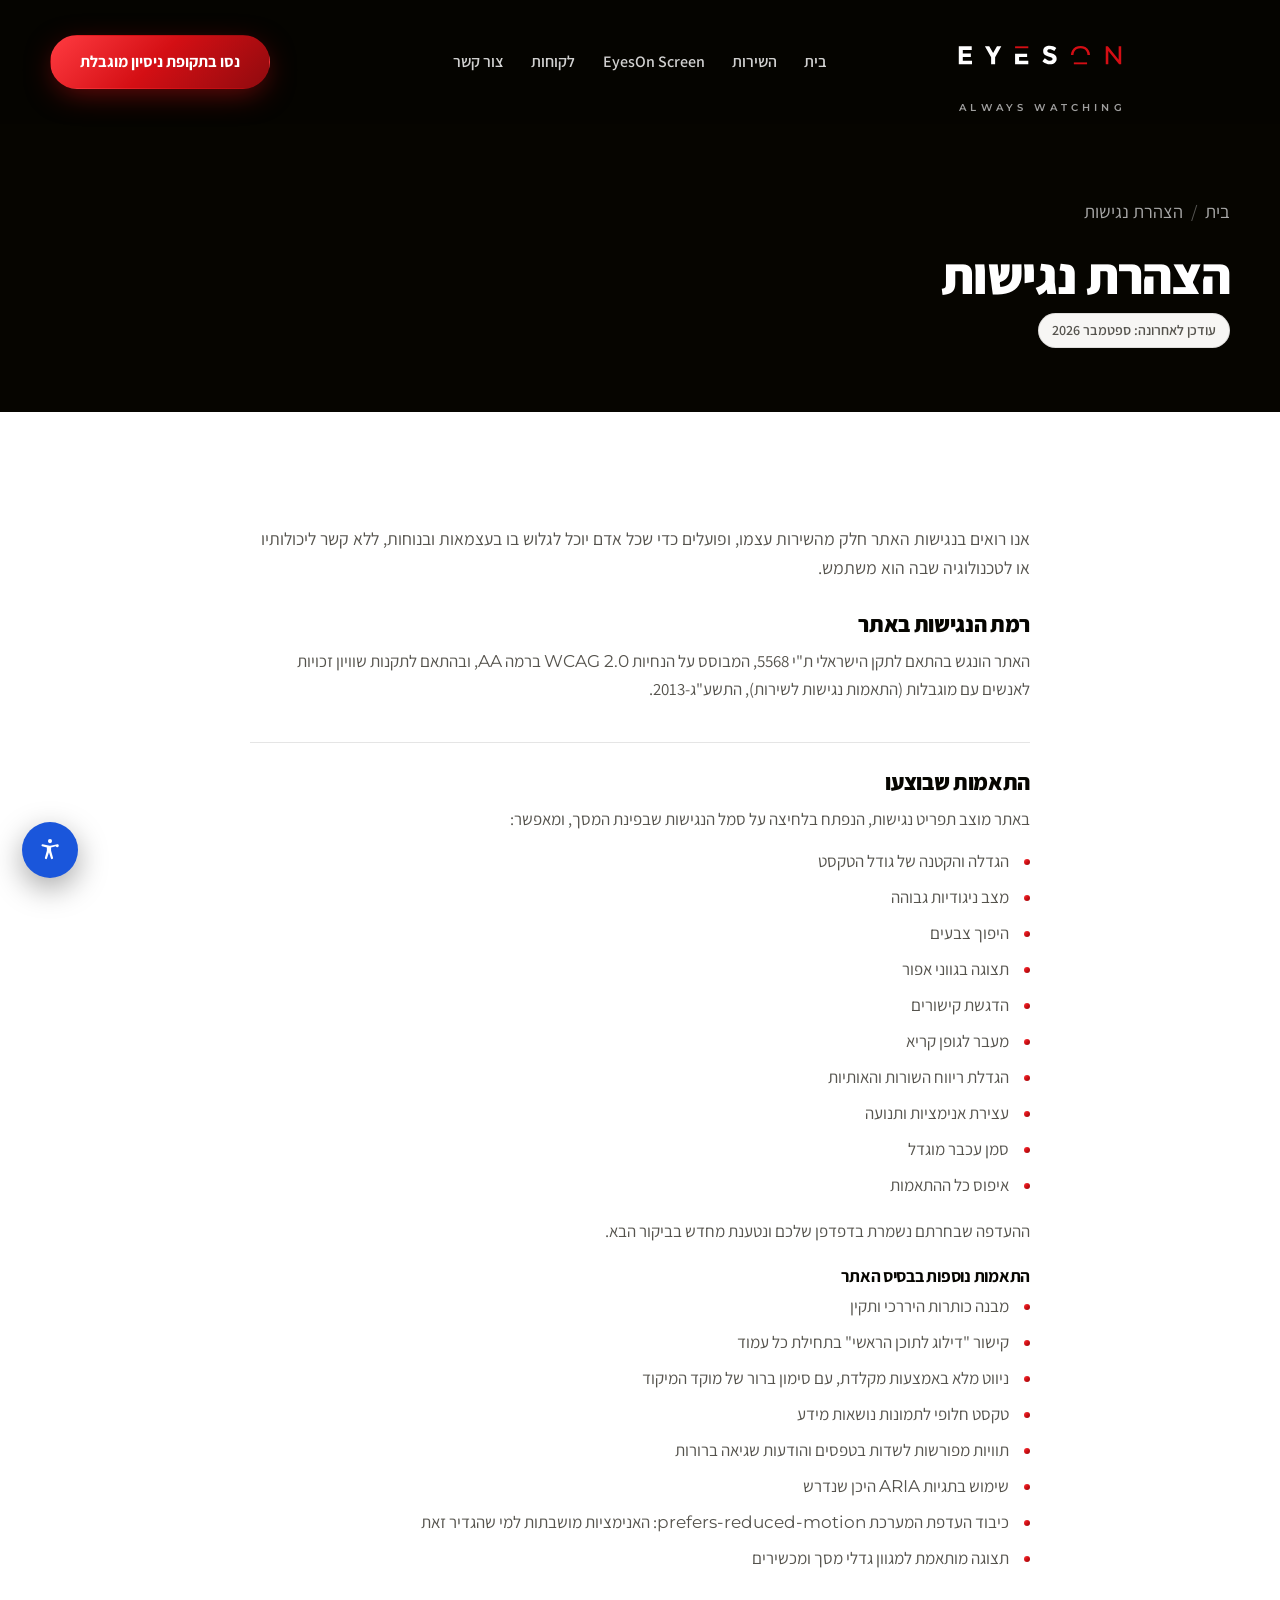
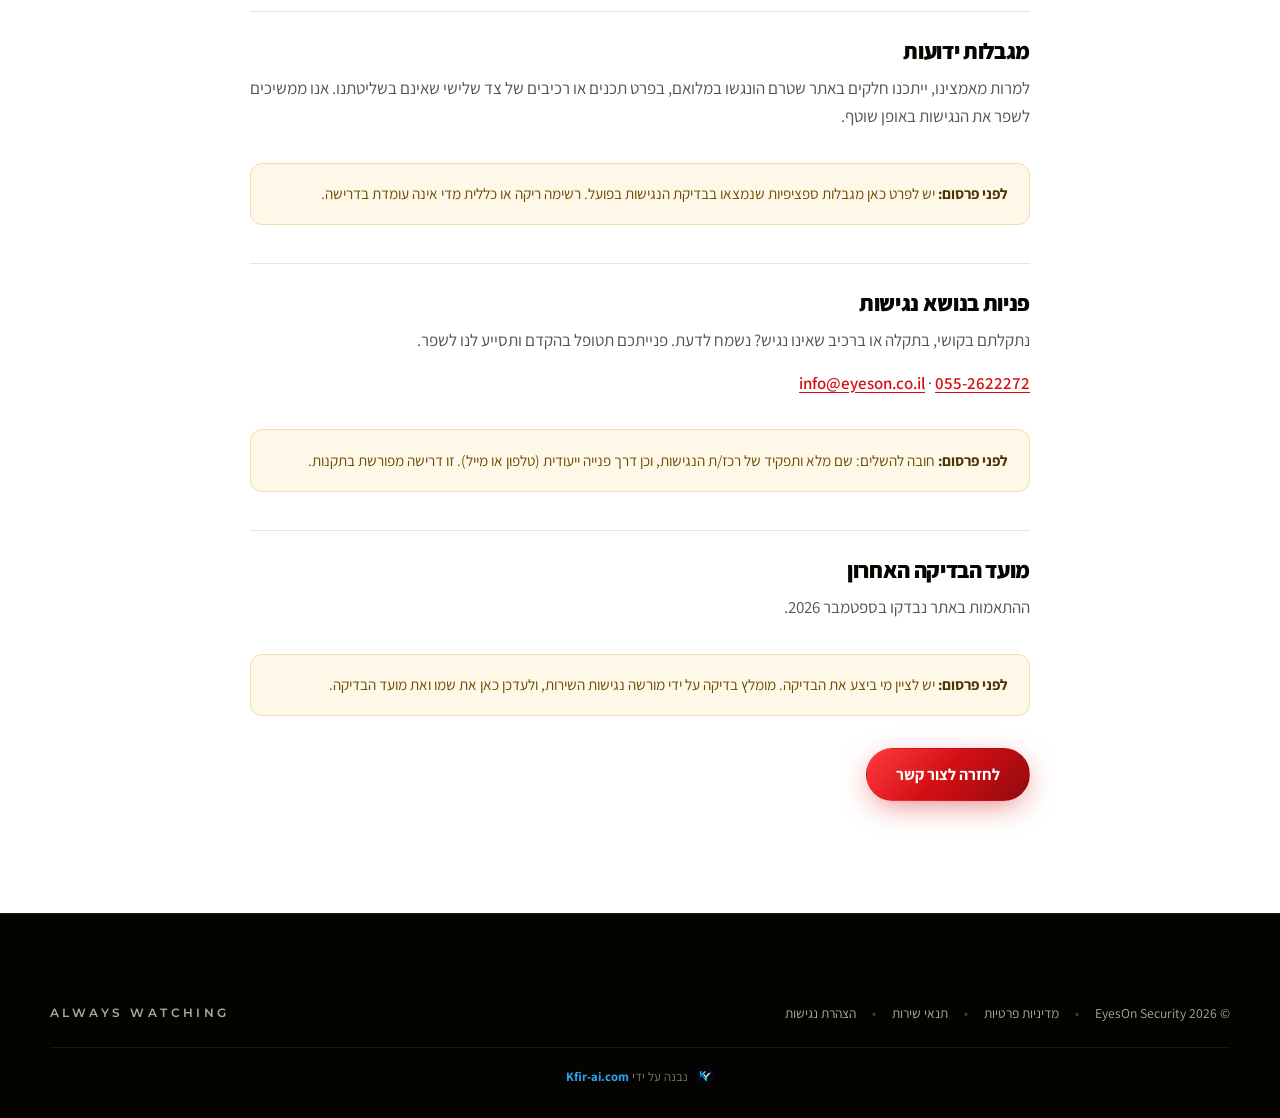
<file: accessibility.html>
﻿<!DOCTYPE html>
<html dir="rtl" lang="he">
<head>
  <meta charset="UTF-8">
  <meta name="viewport" content="width=device-width, initial-scale=1.0">
  <title data-cms="pages.accessibility.title">הצהרת נגישות | EYESON</title>
  <meta name="description" data-cms-attr="content:pages.accessibility.description" content="הצהרת הנגישות של אתר EYESON: התאמות שבוצעו, רמת התקן ודרכי פנייה לרכז הנגישות.">
  <meta name="robots" content="noindex">
  <link rel="icon" type="image/svg+xml" href="assets/favicon.svg">
  <link rel="preconnect" href="https://fonts.googleapis.com">
  <link rel="preconnect" href="https://fonts.gstatic.com" crossorigin>
  <link href="https://fonts.googleapis.com/css2?family=Assistant:wght@400;500;600;700;800&family=Montserrat:wght@500;600;700;800&display=swap" rel="stylesheet">
  <link rel="stylesheet" href="css/styles.css">
</head>
<body>

  <header class="site-header">
    <div class="header-inner">
      <a href="index.html" class="header-logo" aria-label="EYESON, לעמוד הבית">
        <img src="assets/logos/EyesOn_cleanlogos_noslogen-02.svg" data-cms-attr="alt:contact.brandName" alt="EYESON" width="180" height="76">
        <span class="header-slogan latin" aria-hidden="true" data-cms="contact.slogan">ALWAYS WATCHING</span>
      </a>
      <nav class="main-nav" id="mainNav" aria-label="ניווט ראשי">
        <a data-cms="nav.0.label" data-cms-attr="href:nav.0.href" href="index.html">בית</a>
        <a data-cms="nav.1.label" data-cms-attr="href:nav.1.href" href="service.html">השירות</a>
        <a data-cms="nav.2.label" data-cms-attr="href:nav.2.href" href="screen.html">EyesOn Screen</a>
        <a data-cms="nav.3.label" data-cms-attr="href:nav.3.href" href="clients.html">לקוחות</a>
        <a data-cms="nav.4.label" data-cms-attr="href:nav.4.href" href="contact.html">צור קשר</a>
      </nav>
      <a class="btn btn-primary header-cta" data-cms="headerCta.label" data-cms-attr="href:headerCta.hrefPage" href="contact.html">נסו בתקופת ניסיון מוגבלת</a>
      <button class="nav-toggle" id="navToggle" aria-label="פתיחת תפריט" aria-expanded="false" aria-controls="mainNav">
        <span></span><span></span><span></span>
      </button>
    </div>
  </header>

  <main>
    <section class="page-hero">
      <div class="container">
        <p class="crumbs"><a data-cms="nav.0.label" data-cms-attr="href:nav.0.href" href="index.html">בית</a><span>/</span>הצהרת נגישות</p>
        <h1>הצהרת נגישות</h1>
        <p><span class="legal-updated">עודכן לאחרונה: ספטמבר 2026</span></p>
      </div>
    </section>

    <!--
      TODO(client): הצהרת נגישות היא חובה חוקית בישראל לפי תקנות שוויון זכויות
      לאנשים עם מוגבלות (התאמות נגישות לשירות), התשע"ג-2013. חובה להשלים את שם
      רכז/ת הנגישות ודרכי הפנייה, ולבצע בדיקה בפועל על ידי מורשה נגישות שירות.
      ללא אלה ההצהרה אינה שלמה.
    -->
    <section class="section section-light">
      <div class="container legal">

        <p class="lead">
          אנו רואים בנגישות האתר חלק מהשירות עצמו, ופועלים כדי שכל אדם יוכל לגלוש
          בו בעצמאות ובנוחות, ללא קשר ליכולותיו או לטכנולוגיה שבה הוא משתמש.
        </p>

        <h2>רמת הנגישות באתר</h2>
        <p>
          האתר הונגש בהתאם לתקן הישראלי ת"י 5568, המבוסס על הנחיות
          <span class="latin">WCAG 2.0</span> ברמה <span class="latin">AA</span>,
          ובהתאם לתקנות שוויון זכויות לאנשים עם מוגבלות (התאמות נגישות לשירות),
          התשע"ג-2013.
        </p>

        <h2>התאמות שבוצעו</h2>
        <p>באתר מוצב תפריט נגישות, הנפתח בלחיצה על סמל הנגישות שבפינת המסך, ומאפשר:</p>
        <ul>
          <li>הגדלה והקטנה של גודל הטקסט</li>
          <li>מצב ניגודיות גבוהה</li>
          <li>היפוך צבעים</li>
          <li>תצוגה בגווני אפור</li>
          <li>הדגשת קישורים</li>
          <li>מעבר לגופן קריא</li>
          <li>הגדלת ריווח השורות והאותיות</li>
          <li>עצירת אנימציות ותנועה</li>
          <li>סמן עכבר מוגדל</li>
          <li>איפוס כל ההתאמות</li>
        </ul>
        <p>ההעדפה שבחרתם נשמרת בדפדפן שלכם ונטענת מחדש בביקור הבא.</p>

        <h3>התאמות נוספות בבסיס האתר</h3>
        <ul>
          <li>מבנה כותרות היררכי ותקין</li>
          <li>קישור "דילוג לתוכן הראשי" בתחילת כל עמוד</li>
          <li>ניווט מלא באמצעות מקלדת, עם סימון ברור של מוקד המיקוד</li>
          <li>טקסט חלופי לתמונות נושאות מידע</li>
          <li>תוויות מפורשות לשדות בטפסים והודעות שגיאה ברורות</li>
          <li>שימוש בתגיות <span class="latin">ARIA</span> היכן שנדרש</li>
          <li>כיבוד העדפת המערכת <span class="latin">prefers-reduced-motion</span>: האנימציות מושבתות למי שהגדיר זאת</li>
          <li>תצוגה מותאמת למגוון גדלי מסך ומכשירים</li>
        </ul>

        <h2>מגבלות ידועות</h2>
        <p>
          למרות מאמצינו, ייתכנו חלקים באתר שטרם הונגשו במלואם, בפרט תכנים או רכיבים
          של צד שלישי שאינם בשליטתנו. אנו ממשיכים לשפר את הנגישות באופן שוטף.
        </p>

        <div class="legal-note">
          <strong>לפני פרסום:</strong> יש לפרט כאן מגבלות ספציפיות שנמצאו בבדיקת הנגישות בפועל.
          רשימה ריקה או כללית מדי אינה עומדת בדרישה.
        </div>

        <h2>פניות בנושא נגישות</h2>
        <p>
          נתקלתם בקושי, בתקלה או ברכיב שאינו נגיש? נשמח לדעת. פנייתכם תטופל בהקדם
          ותסייע לנו לשפר.
        </p>
        <p>
          <a data-cms="contact.email" data-cms-attr="href:contact.emailHref" href="mailto:info@eyeson.co.il" class="accent">info@eyeson.co.il</a> · <a data-cms="contact.phoneDisplay" data-cms-attr="href:contact.phoneHref" href="tel:+972552622272" class="accent">055-2622272</a>
        </p>

        <div class="legal-note">
          <strong>לפני פרסום:</strong> חובה להשלים: שם מלא ותפקיד של רכז/ת הנגישות, וכן דרך פנייה
          ייעודית (טלפון או מייל). זו דרישה מפורשת בתקנות.
        </div>

        <h2>מועד הבדיקה האחרון</h2>
        <p>
          ההתאמות באתר נבדקו בספטמבר 2026.
        </p>

        <div class="legal-note">
          <strong>לפני פרסום:</strong> יש לציין מי ביצע את הבדיקה. מומלץ בדיקה על ידי מורשה נגישות
          השירות, ולעדכן כאן את שמו ואת מועד הבדיקה.
        </div>

        <a class="btn btn-primary" href="contact.html">לחזרה לצור קשר</a>
      </div>
    </section>
  </main>

  <footer class="site-footer">
    <div class="container">
      <div class="footer-bottom" style="border-top:0;">
        <p class="footer-legal">
          <span>© <span class="js-year">2026</span> <span data-cms="contact.companyName">EyesOn Security</span></span>
          <span class="sep">•</span><a href="privacy.html">מדיניות פרטיות</a>
          <span class="sep">•</span><a href="terms.html">תנאי שירות</a>
          <span class="sep">•</span><a href="accessibility.html">הצהרת נגישות</a>
        </p>
        <p class="latin footer-tag">ALWAYS WATCHING</p>
      </div>

      <!-- built-by credit -->
      <p class="footer-credit">
        <a data-cms-attr="href:footer.credit.href" href="https://kfir-ai.com" target="_blank" rel="noopener">
          <img src="assets/kfir-ai-logo.png" alt="" width="18" height="18" loading="lazy">
          <span><span data-cms="footer.credit.text">נבנה על ידי</span> <strong data-cms="footer.credit.name">Kfir-ai.com</strong></span>
        </a>
      </p>
    </div>
  </footer>

  <script src="js/main.js"></script>
  <script src="js/a11y.js" defer></script>
</body>
</html>
</file>
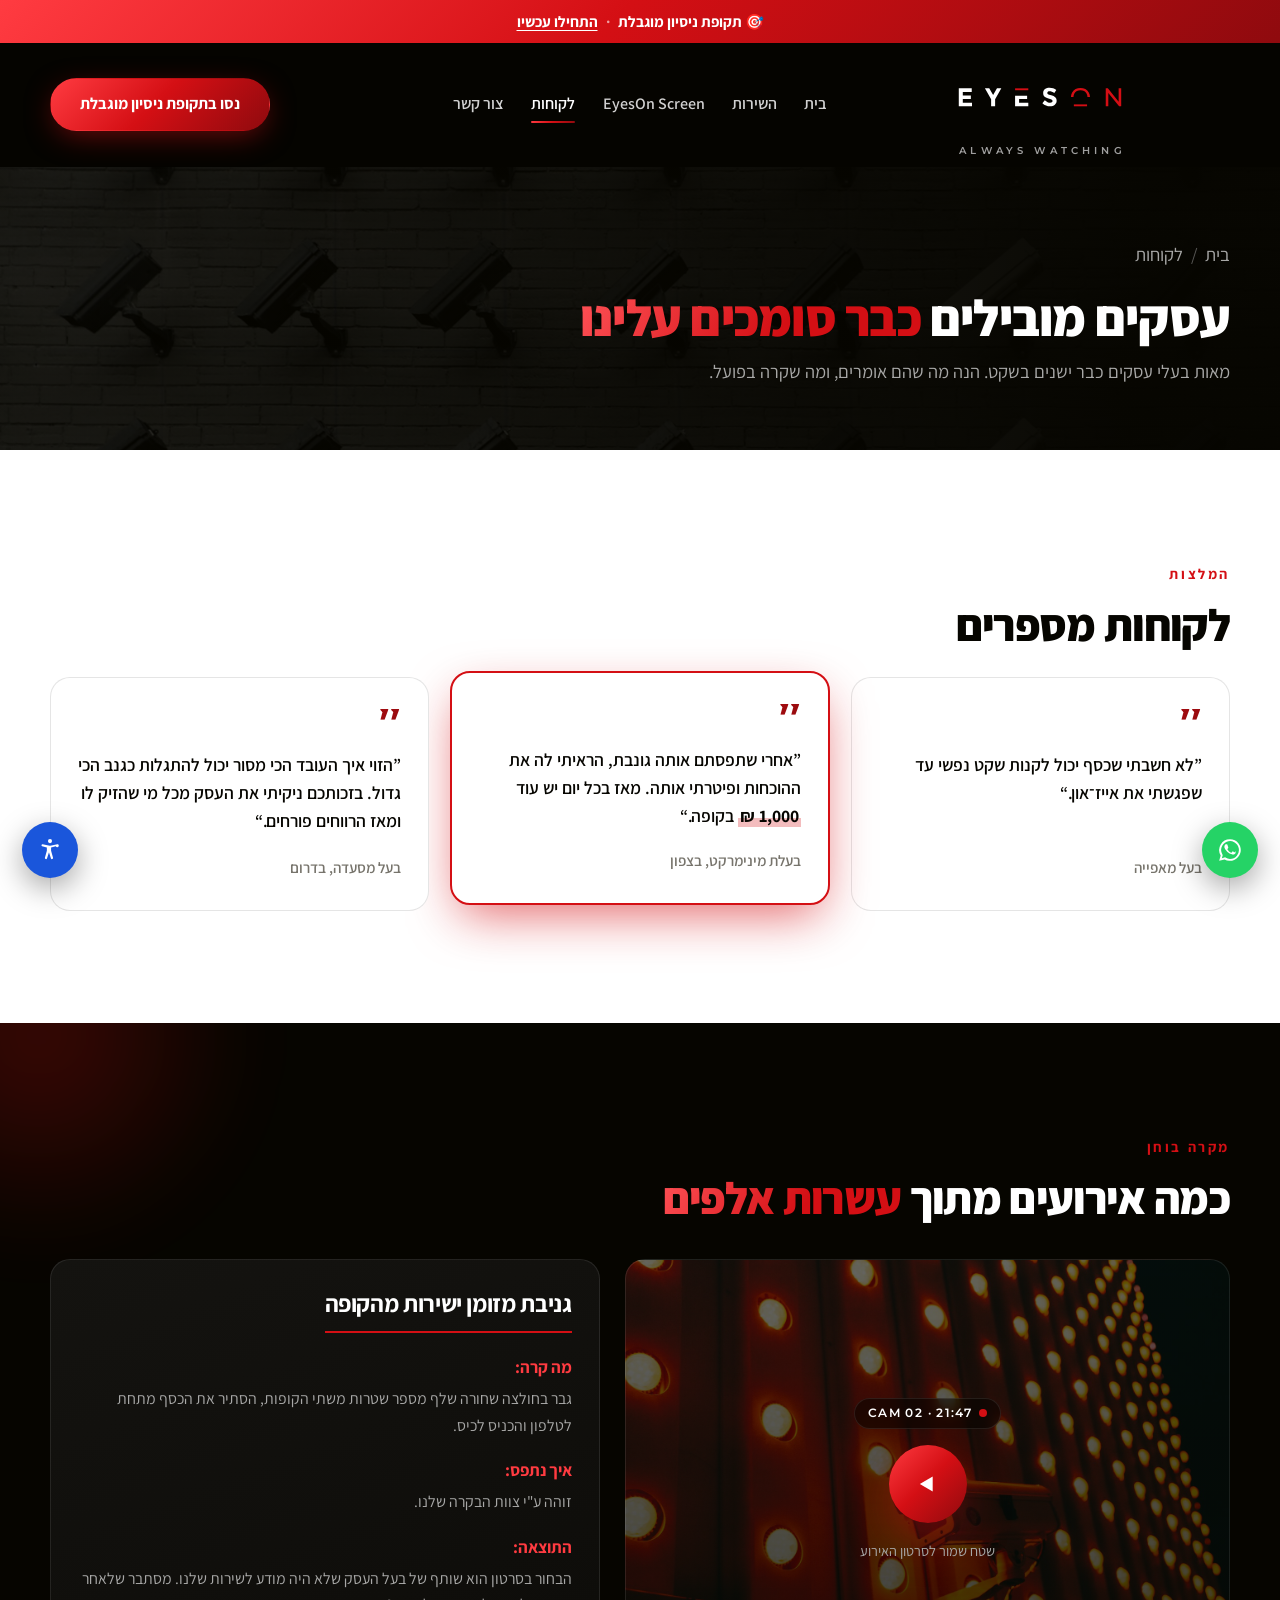
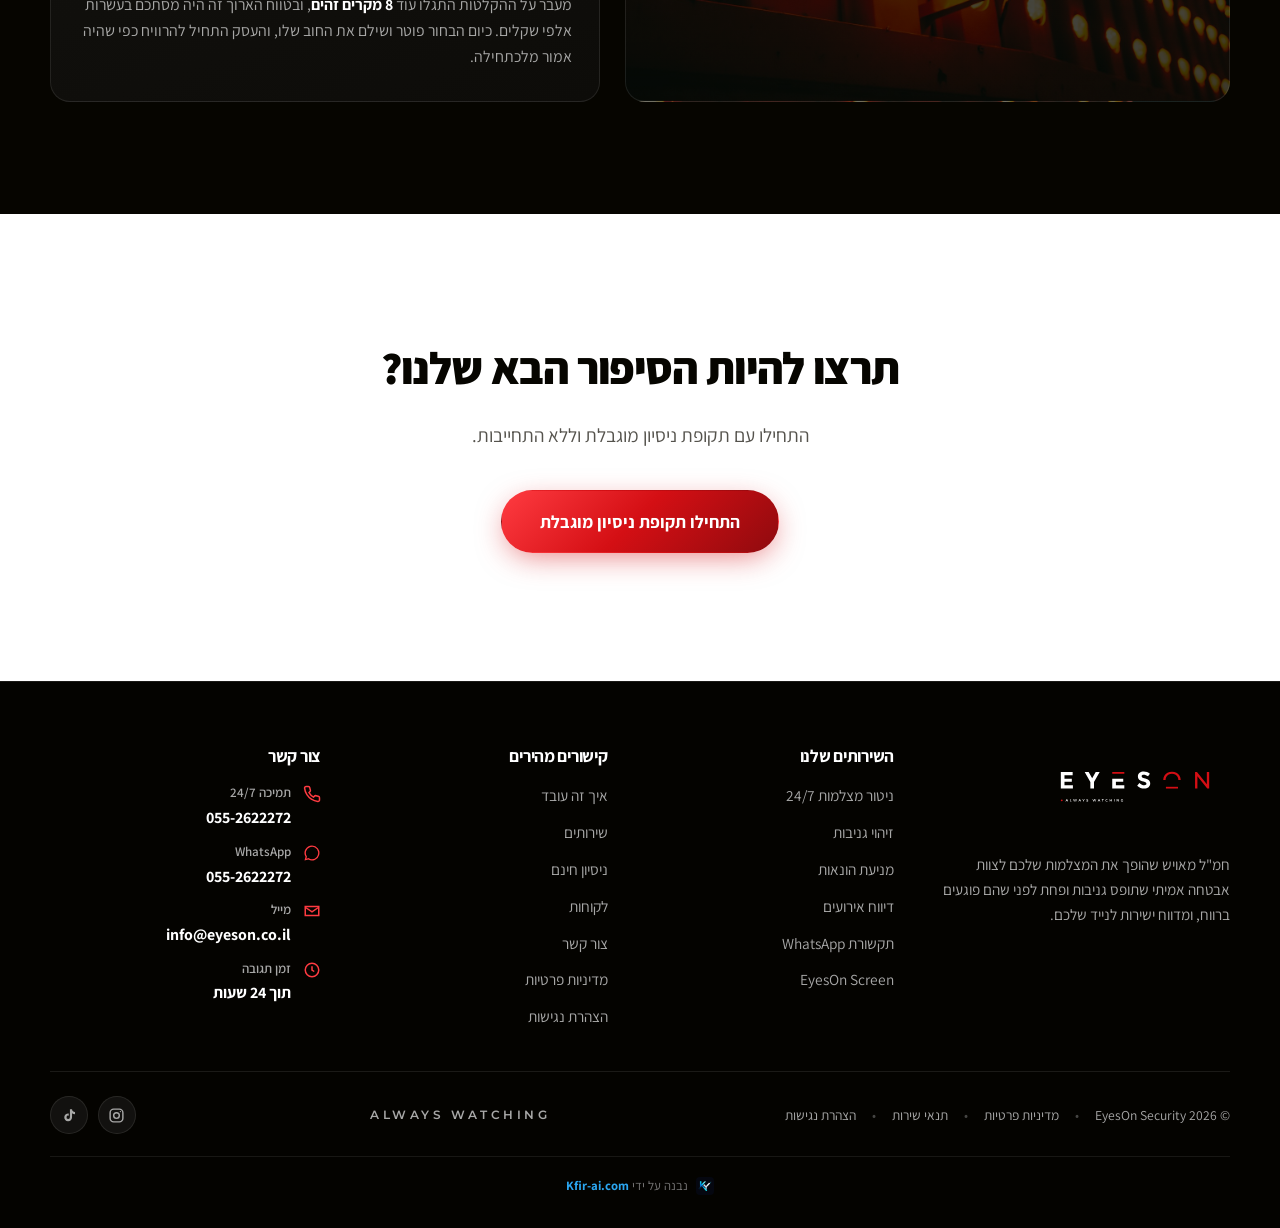
<file: clients.html>
﻿<!DOCTYPE html>
<html dir="rtl" lang="he">
<head>
  <meta charset="UTF-8">
  <meta name="viewport" content="width=device-width, initial-scale=1.0">

  <title data-cms="pages.clients.title">לקוחות | EYESON | עסקים מובילים כבר סומכים עלינו</title>
  <meta name="description" data-cms-attr="content:pages.clients.description" content="מה בעלי עסקים אומרים על EYESON, ואיך צוות הבקרה תפס גניבת מזומן ישירות מהקופה: סיפור אמיתי מתוך עשרות אלפי אירועים שנבדקו.">
  <meta property="og:title" content="לקוחות | EYESON">
  <meta property="og:description" content="עסקים מובילים כבר סומכים על EYESON. קראו את סיפורי הלקוחות ומקרה בוחן אמיתי.">
  <meta property="og:type" content="website">
  <meta property="og:locale" content="he_IL">
  <link rel="icon" type="image/svg+xml" href="assets/favicon.svg">

  <link rel="preconnect" href="https://fonts.googleapis.com">
  <link rel="preconnect" href="https://fonts.gstatic.com" crossorigin>
  <link href="https://fonts.googleapis.com/css2?family=Assistant:wght@400;500;600;700;800&family=Montserrat:wght@500;600;700;800&display=swap" rel="stylesheet">

  <link rel="stylesheet" href="css/styles.css">
</head>
<body>

  <div class="trial-bar">
    <span data-cms="trialBar.emoji">🎯</span> <span data-cms="trialBar.text">תקופת ניסיון מוגבלת</span><span class="sep">·</span><a data-cms="trialBar.ctaText" data-cms-attr="href:trialBar.ctaHrefPage" href="contact.html">התחילו עכשיו</a>
  </div>

  <header class="site-header">
    <div class="header-inner">
      <a href="index.html" class="header-logo" aria-label="EYESON, לעמוד הבית">
        <img src="assets/logos/EyesOn_cleanlogos_noslogen-02.svg" data-cms-attr="alt:contact.brandName" alt="EYESON" width="180" height="76">
        <span class="header-slogan latin" aria-hidden="true" data-cms="contact.slogan">ALWAYS WATCHING</span>
      </a>
      <nav class="main-nav" id="mainNav" aria-label="ניווט ראשי">
        <a data-cms="nav.0.label" data-cms-attr="href:nav.0.href" href="index.html">בית</a>
        <a data-cms="nav.1.label" data-cms-attr="href:nav.1.href" href="service.html">השירות</a>
        <a data-cms="nav.2.label" data-cms-attr="href:nav.2.href" href="screen.html">EyesOn Screen</a>
        <a data-cms="nav.3.label" data-cms-attr="href:nav.3.href" href="clients.html" aria-current="page">לקוחות</a>
        <a data-cms="nav.4.label" data-cms-attr="href:nav.4.href" href="contact.html">צור קשר</a>
      </nav>
      <a class="btn btn-primary header-cta" data-cms="headerCta.label" data-cms-attr="href:headerCta.hrefPage" href="contact.html">נסו בתקופת ניסיון מוגבלת</a>
      <button class="nav-toggle" id="navToggle" aria-label="פתיחת תפריט" aria-expanded="false" aria-controls="mainNav">
        <span></span><span></span><span></span>
      </button>
    </div>
  </header>

  <main>

    <section class="page-hero">
      <img class="page-hero-bg" src="assets/images/cameras-assorted.jpg" alt="">
      <div class="container">
        <p class="crumbs reveal"><a data-cms="nav.0.label" data-cms-attr="href:nav.0.href" href="index.html">בית</a><span>/</span>לקוחות</p>
        <h1 class="reveal delay-1">עסקים מובילים <span class="accent-grad">כבר סומכים עלינו</span></h1>
        <p class="reveal delay-1">מאות בעלי עסקים כבר ישנים בשקט. הנה מה שהם אומרים, ומה שקרה בפועל.</p>
      </div>
    </section>

    <!-- ================= TESTIMONIALS ================= -->
    <section class="section section-light" id="testimonials">
      <div class="container">
        <p class="kicker reveal">המלצות</p>
        <h2 class="reveal">לקוחות מספרים</h2>

        <div class="cards-3 reveal delay-1">
          <figure class="quote-card card">
            <blockquote>”לא חשבתי שכסף יכול לקנות שקט נפשי עד שפגשתי את אייז־און.“</blockquote>
            <figcaption>בעל מאפייה</figcaption>
          </figure>
          <figure class="quote-card card featured">
            <blockquote>”אחרי שתפסתם אותה גונבת, הראיתי לה את ההוכחות ופיטרתי אותה. מאז בכל יום יש עוד <mark class="hl">1,000 ₪</mark> בקופה.“</blockquote>
            <figcaption>בעלת מינימרקט, בצפון</figcaption>
          </figure>
          <figure class="quote-card card">
            <blockquote>”הזוי איך העובד הכי מסור יכול להתגלות כגנב הכי גדול. בזכותכם ניקיתי את העסק מכל מי שהזיק לו ומאז הרווחים פורחים.“</blockquote>
            <figcaption>בעל מסעדה, בדרום</figcaption>
          </figure>
        </div>
      </div>
    </section>

    <!-- ================= CASE STUDY ================= -->
    <section class="section section-dark" id="case">
      <div class="arc arc-3" aria-hidden="true"></div>
      <div class="container">
        <p class="kicker reveal">מקרה בוחן</p>
        <h2 class="reveal">כמה אירועים מתוך <span class="accent-grad">עשרות אלפים</span></h2>

        <div class="case-grid">
          <!--
            TODO(client): replace this placeholder frame with the real incident footage:
            a <video> tag + poster thumbnail. See README.
          -->
          <div class="case-media reveal">
            <div class="case-frame" style="background-image:linear-gradient(rgba(6,5,0,0.62),rgba(6,5,0,0.78)),url('assets/images/camera-night.jpg'); background-size:cover; background-position:center;">
              <span class="rec-badge"><span class="rec-dot"></span>CAM 02 · 21:47</span>
              <button class="play-btn" type="button" aria-label="נגן וידאו (ממתין לקובץ מהלקוח)">
                <svg viewBox="0 0 24 24" width="28" height="28" aria-hidden="true"><path d="M8 5.5v13l11-6.5-11-6.5Z" fill="currentColor"/></svg>
              </button>
              <p class="case-frame-note">שטח שמור לסרטון האירוע</p>
            </div>
          </div>

          <article class="case-text card card-dark reveal delay-1">
            <h3>גניבת מזומן ישירות מהקופה</h3>
            <dl>
              <dt>מה קרה:</dt>
              <dd>גבר בחולצה שחורה שלף מספר שטרות משתי הקופות, הסתיר את הכסף מתחת לטלפון והכניס לכיס.</dd>
              <dt>איך נתפס:</dt>
              <dd>זוהה ע"י צוות הבקרה שלנו.</dd>
              <dt>התוצאה:</dt>
              <dd>הבחור בסרטון הוא שותף של בעל העסק שלא היה מודע לשירות שלנו. מסתבר שלאחר מעבר על ההקלטות התגלו עוד <strong>8 מקרים זהים</strong>, ובטווח הארוך זה היה מסתכם בעשרות אלפי שקלים. כיום הבחור פוטר ושילם את החוב שלו, והעסק התחיל להרוויח כפי שהיה אמור מלכתחילה.</dd>
            </dl>
          </article>
        </div>
      </div>
    </section>

    <section class="section section-light section-cta">
      <div class="container">
        <h2 class="reveal">תרצו להיות הסיפור הבא שלנו?</h2>
        <p class="section-sub reveal" style="margin-inline:auto; text-align:center;">התחילו עם תקופת ניסיון מוגבלת וללא התחייבות.</p>
        <div class="hero-actions reveal delay-1" style="justify-content:center; margin-top:1.4rem;">
          <a class="btn btn-primary btn-lg" href="contact.html">התחילו תקופת ניסיון מוגבלת</a>
        </div>
      </div>
    </section>
  </main>

  <footer class="site-footer">
    <div class="container">
      <div class="footer-top">
        <div class="footer-brand">
          <a href="index.html" aria-label="EYESON, לעמוד הבית">
            <img src="assets/logos/EyesOn_cleanlogos-02.svg" alt="EYESON ALWAYS WATCHING" width="190" height="80">
          </a>
          <p data-cms="footer.tagline">חמ"ל מאויש שהופך את המצלמות שלכם לצוות אבטחה אמיתי שתופס גניבות ופחת לפני שהם פוגעים ברווח, ומדווח ישירות לנייד שלכם.</p>
        </div>
        <div class="footer-col">
          <h3>השירותים שלנו</h3>
          <ul>
            <li><a href="service.html">ניטור מצלמות 24/7</a></li>
            <li><a href="service.html">זיהוי גניבות</a></li>
            <li><a href="service.html">מניעת הונאות</a></li>
            <li><a href="service.html">דיווח אירועים</a></li>
            <li><a href="service.html">תקשורת WhatsApp</a></li>
            <li><a data-cms="nav.2.label" data-cms-attr="href:nav.2.href" href="screen.html">EyesOn Screen</a></li>
          </ul>
        </div>
        <div class="footer-col">
          <h3>קישורים מהירים</h3>
          <ul>
            <li><a href="index.html#how">איך זה עובד</a></li>
            <li><a href="service.html">שירותים</a></li>
            <li><a href="index.html#contact">ניסיון חינם</a></li>
            <li><a data-cms="nav.3.label" data-cms-attr="href:nav.3.href" href="clients.html">לקוחות</a></li>
            <li><a data-cms="nav.4.label" data-cms-attr="href:nav.4.href" href="contact.html">צור קשר</a></li>
            <li><a href="privacy.html">מדיניות פרטיות</a></li>
            <li><a href="accessibility.html">הצהרת נגישות</a></li>
          </ul>
        </div>
        <div class="footer-col">
          <h3>צור קשר</h3>
          <ul class="footer-contact-list">
            <li>
              <span class="fi" aria-hidden="true"><svg viewBox="0 0 24 24" fill="none" stroke="currentColor" stroke-width="2"><path d="M22 16.9v3a2 2 0 0 1-2.2 2 19.8 19.8 0 0 1-8.6-3.1 19.5 19.5 0 0 1-6-6 19.8 19.8 0 0 1-3.1-8.7A2 2 0 0 1 4.1 2h3a2 2 0 0 1 2 1.7c.1 1 .3 2 .7 3a2 2 0 0 1-.5 2.1L8 10.1a16 16 0 0 0 6 6l1.3-1.3a2 2 0 0 1 2.1-.5c1 .4 2 .6 3 .7a2 2 0 0 1 1.6 2Z"/></svg></span>
              <div><b data-cms="contact.supportLabel">תמיכה 24/7</b><a data-cms="contact.phoneDisplay" data-cms-attr="href:contact.phoneHref" href="tel:+972552622272">055-2622272</a></div>
            </li>
            <li>
              <span class="fi" aria-hidden="true"><svg viewBox="0 0 24 24" fill="currentColor"><path d="M12 2a10 10 0 0 0-8.6 15.1L2 22l5-1.3A10 10 0 1 0 12 2Zm0 18.2a8.2 8.2 0 0 1-4.2-1.2l-.3-.2-3 .8.8-2.9-.2-.3A8.2 8.2 0 1 1 12 20.2Z"/></svg></span>
              <div><b>WhatsApp</b><a data-cms="contact.phoneDisplay" data-cms-attr="href:contact.whatsappUrl" href="https://wa.me/972552622272" target="_blank" rel="noopener">055-2622272</a></div>
            </li>
            <li>
              <span class="fi" aria-hidden="true"><svg viewBox="0 0 24 24" fill="none" stroke="currentColor" stroke-width="2"><path d="M3 6h18v12H3z"/><path d="m3 7 9 6 9-6"/></svg></span>
              <div><b>מייל</b><a data-cms="contact.email" data-cms-attr="href:contact.emailHref" href="mailto:info@eyeson.co.il">info@eyeson.co.il</a></div>
            </li>
            <li>
              <span class="fi" aria-hidden="true"><svg viewBox="0 0 24 24" fill="none" stroke="currentColor" stroke-width="2"><circle cx="12" cy="12" r="9"/><path d="M12 7v5l3 2"/></svg></span>
              <div><b>זמן תגובה</b><span class="val" data-cms="contact.responseTime">תוך 24 שעות</span></div>
            </li>
          </ul>
        </div>
      </div>
      <div class="footer-bottom">
        <p class="footer-legal">
          <span>© <span class="js-year">2026</span> <span data-cms="contact.companyName">EyesOn Security</span></span>
          <span class="sep">•</span><a href="privacy.html">מדיניות פרטיות</a>
          <span class="sep">•</span><a href="terms.html">תנאי שירות</a>
          <span class="sep">•</span><a href="accessibility.html">הצהרת נגישות</a>
        </p>
        <p class="latin footer-tag">ALWAYS WATCHING</p>
        <div class="footer-social">
          <a data-cms-attr="href:contact.instagram" href="https://www.instagram.com/eyeson_israel" target="_blank" rel="noopener" aria-label="EYESON באינסטגרם">
            <svg viewBox="0 0 24 24" fill="none" stroke="currentColor" stroke-width="2"><rect x="3" y="3" width="18" height="18" rx="5"/><circle cx="12" cy="12" r="4"/><circle cx="17.5" cy="6.5" r="1" fill="currentColor" stroke="none"/></svg>
          </a>
          <a data-cms-attr="href:contact.tiktok" href="https://www.tiktok.com/@eyeson_israel" target="_blank" rel="noopener" aria-label="EYESON בטיקטוק">
            <svg viewBox="0 0 24 24" fill="currentColor"><path d="M16.6 5.8a4.3 4.3 0 0 1-1-2.8h-3v11.6a2.4 2.4 0 1 1-1.7-2.3V9.2a5.5 5.5 0 1 0 4.7 5.4V8.9a7.2 7.2 0 0 0 4.2 1.3V7.2a4.3 4.3 0 0 1-3.2-1.4Z"/></svg>
          </a>
        </div>
      </div>

      <!-- built-by credit -->
      <p class="footer-credit">
        <a data-cms-attr="href:footer.credit.href" href="https://kfir-ai.com" target="_blank" rel="noopener">
          <img src="assets/kfir-ai-logo.png" alt="" width="18" height="18" loading="lazy">
          <span><span data-cms="footer.credit.text">נבנה על ידי</span> <strong data-cms="footer.credit.name">Kfir-ai.com</strong></span>
        </a>
      </p>
    </div>
  </footer>

  <a class="whatsapp-fab" data-cms-attr="href:contact.whatsappUrl" href="https://wa.me/972552622272" target="_blank" rel="noopener" aria-label="שלחו לנו הודעת וואטסאפ">
    <svg viewBox="0 0 24 24" width="26" height="26" aria-hidden="true"><path fill="currentColor" d="M12 2a10 10 0 0 0-8.6 15.1L2 22l5-1.3A10 10 0 1 0 12 2Zm0 18.2a8.2 8.2 0 0 1-4.2-1.2l-.3-.2-3 .8.8-2.9-.2-.3A8.2 8.2 0 1 1 12 20.2Zm4.6-6.1c-.3-.1-1.5-.7-1.7-.8-.2-.1-.4-.1-.6.1l-.8 1c-.1.2-.3.2-.5.1a6.7 6.7 0 0 1-3.3-2.9c-.3-.4 0-.5.1-.7l.4-.5c.1-.2.1-.3.2-.5v-.5L9.5 7c-.2-.5-.4-.4-.6-.4h-.5c-.2 0-.5.1-.7.3-.2.3-.9.9-.9 2.1s.9 2.4 1 2.6c.1.2 1.8 2.8 4.4 3.9.6.3 1.1.4 1.5.5.6.2 1.2.2 1.6.1.5-.1 1.5-.6 1.7-1.2.2-.6.2-1.1.2-1.2l-.6-.5Z"/></svg>
  </a>

  <script src="js/main.js"></script>
  <script src="js/a11y.js" defer></script>
</body>
</html>
</file>
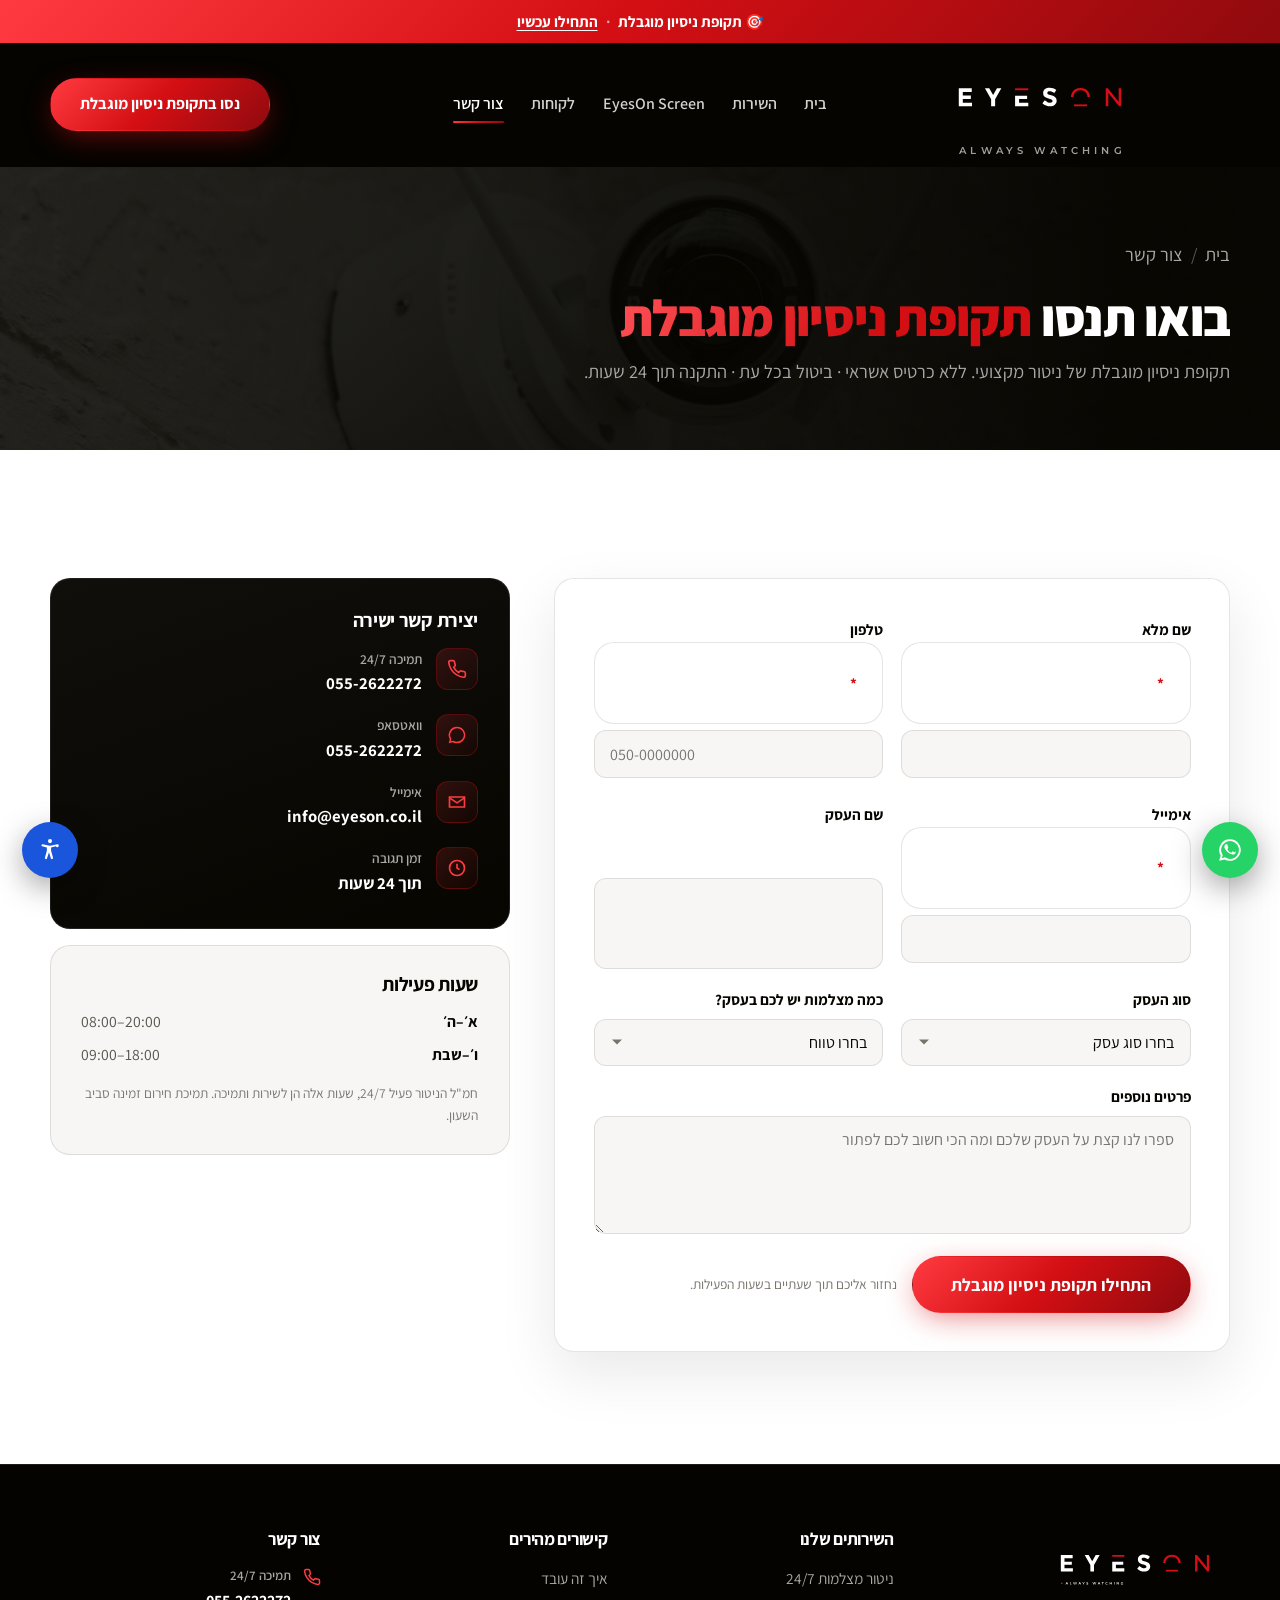
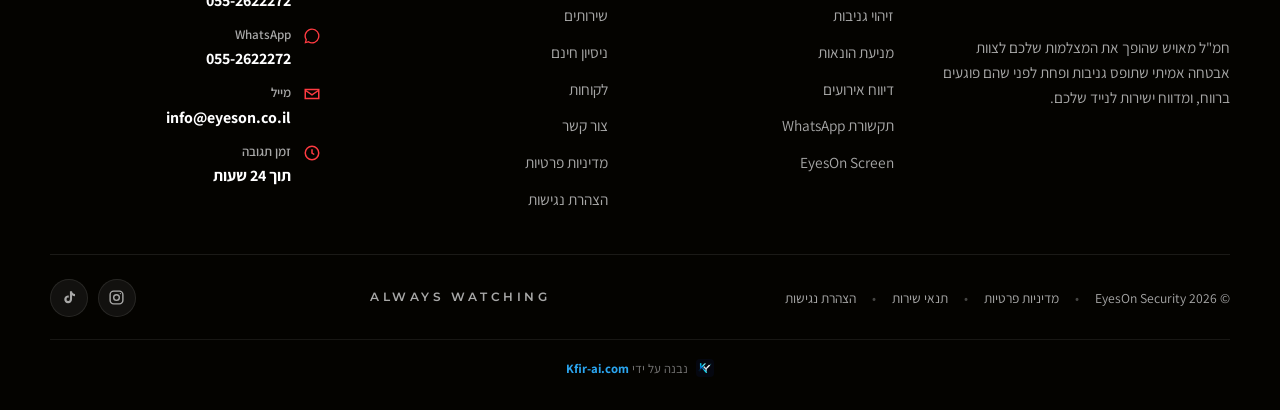
<file: contact.html>
﻿<!DOCTYPE html>
<html dir="rtl" lang="he">
<head>
  <meta charset="UTF-8">
  <meta name="viewport" content="width=device-width, initial-scale=1.0">

  <title data-cms="pages.contact.title">צור קשר | EYESON | התחילו תקופת ניסיון מוגבלת</title>
  <meta name="description" data-cms-attr="content:pages.contact.description" content="מלאו פרטים ונחזור אליכם עם הצעה מותאמת אישית. תקופת ניסיון מוגבלת, ללא כרטיס אשראי, התקנה תוך 24 שעות. או צרו קשר בטלפון, וואטסאפ או מייל.">
  <meta property="og:title" content="צור קשר | EYESON">
  <meta property="og:description" content="התחילו תקופת ניסיון מוגבלת: מלאו טופס או צרו קשר ישירות.">
  <meta property="og:type" content="website">
  <meta property="og:locale" content="he_IL">
  <link rel="icon" type="image/svg+xml" href="assets/favicon.svg">

  <link rel="preconnect" href="https://fonts.googleapis.com">
  <link rel="preconnect" href="https://fonts.gstatic.com" crossorigin>
  <link href="https://fonts.googleapis.com/css2?family=Assistant:wght@400;500;600;700;800&family=Montserrat:wght@500;600;700;800&display=swap" rel="stylesheet">

  <link rel="stylesheet" href="css/styles.css">
</head>
<body>

  <div class="trial-bar">
    <span data-cms="trialBar.emoji">🎯</span> <span data-cms="trialBar.text">תקופת ניסיון מוגבלת</span><span class="sep">·</span><a data-cms="trialBar.ctaText" data-cms-attr="href:trialBar.ctaHrefForm" href="#contact-form">התחילו עכשיו</a>
  </div>

  <header class="site-header">
    <div class="header-inner">
      <a href="index.html" class="header-logo" aria-label="EYESON, לעמוד הבית">
        <img src="assets/logos/EyesOn_cleanlogos_noslogen-02.svg" data-cms-attr="alt:contact.brandName" alt="EYESON" width="180" height="76">
        <span class="header-slogan latin" aria-hidden="true" data-cms="contact.slogan">ALWAYS WATCHING</span>
      </a>
      <nav class="main-nav" id="mainNav" aria-label="ניווט ראשי">
        <a data-cms="nav.0.label" data-cms-attr="href:nav.0.href" href="index.html">בית</a>
        <a data-cms="nav.1.label" data-cms-attr="href:nav.1.href" href="service.html">השירות</a>
        <a data-cms="nav.2.label" data-cms-attr="href:nav.2.href" href="screen.html">EyesOn Screen</a>
        <a data-cms="nav.3.label" data-cms-attr="href:nav.3.href" href="clients.html">לקוחות</a>
        <a data-cms="nav.4.label" data-cms-attr="href:nav.4.href" href="contact.html" aria-current="page">צור קשר</a>
      </nav>
      <a class="btn btn-primary header-cta" href="#contact-form">נסו בתקופת ניסיון מוגבלת</a>
      <button class="nav-toggle" id="navToggle" aria-label="פתיחת תפריט" aria-expanded="false" aria-controls="mainNav">
        <span></span><span></span><span></span>
      </button>
    </div>
  </header>

  <main>

    <section class="page-hero">
      <img class="page-hero-bg" src="assets/images/camera-wall.jpg" alt="">
      <div class="container">
        <p class="crumbs reveal"><a data-cms="nav.0.label" data-cms-attr="href:nav.0.href" href="index.html">בית</a><span>/</span>צור קשר</p>
        <h1 class="reveal delay-1">בואו תנסו <span class="accent-grad">תקופת ניסיון מוגבלת</span></h1>
        <p class="reveal delay-1">תקופת ניסיון מוגבלת של ניטור מקצועי. ללא כרטיס אשראי · ביטול בכל עת · התקנה תוך 24 שעות.</p>
      </div>
    </section>

    <section class="section section-light" id="contact-form">
      <div class="container">
        <div class="contact-grid">

          <form class="form-card contact-form reveal" novalidate
                data-contact-email="info@eyeson.co.il"
                data-cms-attr="data-contact-email:contact.email">
            <div class="form-grid">
              <div class="field">
                <label for="fullName">שם מלא <span class="req">*</span></label>
                <input type="text" id="fullName" name="fullName" autocomplete="name" required>
                <p class="field-error" data-error-for="fullName"></p>
              </div>
              <div class="field">
                <label for="phone">טלפון <span class="req">*</span></label>
                <input type="tel" id="phone" name="phone" autocomplete="tel" placeholder="050-0000000" required>
                <p class="field-error" data-error-for="phone"></p>
              </div>
              <div class="field">
                <label for="email">אימייל <span class="req">*</span></label>
                <input type="email" id="email" name="email" autocomplete="email" required>
                <p class="field-error" data-error-for="email"></p>
              </div>
              <div class="field">
                <label for="business">שם העסק</label>
                <input type="text" id="business" name="business" autocomplete="organization">
              </div>
              <div class="field">
                <label for="businessType">סוג העסק</label>
                <select id="businessType" name="businessType">
                  <option value="">בחרו סוג עסק</option>
                  <option>חנות נוחות</option>
                  <option>פיצוצייה</option>
                  <option>תחנת דלק</option>
                  <option>גלידריה</option>
                  <option>מסעדה</option>
                  <option>מאפייה</option>
                  <option>קמעונאות אחרת</option>
                  <option>אחר</option>
                </select>
              </div>
              <div class="field">
                <label for="cameraCount">כמה מצלמות יש לכם בעסק?</label>
                <select id="cameraCount" name="cameraCount">
                  <option value="">בחרו טווח</option>
                  <option>עדיין אין לי מצלמות</option>
                  <option>עד 5</option>
                  <option>6–10</option>
                  <option>11–20</option>
                  <option>21 ומעלה</option>
                </select>
              </div>
              <div class="field full">
                <label for="message">פרטים נוספים</label>
                <textarea id="message" name="message" placeholder="ספרו לנו קצת על העסק שלכם ומה הכי חשוב לכם לפתור"></textarea>
              </div>
            </div>

            <div class="form-actions">
              <button type="submit" class="btn btn-primary btn-lg">התחילו תקופת ניסיון מוגבלת</button>
              <span class="form-note">נחזור אליכם תוך שעתיים בשעות הפעילות.</span>
            </div>

            <div class="form-status" role="status" aria-live="polite"></div>
          </form>

          <div class="contact-aside">
            <div class="contact-box reveal delay-1">
              <h3>יצירת קשר ישירה</h3>
              <ul class="contact-list">
                <li>
                  <span class="ci" aria-hidden="true"><svg viewBox="0 0 24 24" fill="none" stroke="currentColor" stroke-width="2"><path d="M22 16.9v3a2 2 0 0 1-2.2 2 19.8 19.8 0 0 1-8.6-3.1 19.5 19.5 0 0 1-6-6 19.8 19.8 0 0 1-3.1-8.7A2 2 0 0 1 4.1 2h3a2 2 0 0 1 2 1.7c.1 1 .3 2 .7 3a2 2 0 0 1-.5 2.1L8 10.1a16 16 0 0 0 6 6l1.3-1.3a2 2 0 0 1 2.1-.5c1 .4 2 .6 3 .7a2 2 0 0 1 1.6 2Z"/></svg></span>
                  <div><b data-cms="contact.supportLabel">תמיכה 24/7</b><a data-cms="contact.phoneDisplay" data-cms-attr="href:contact.phoneHref" href="tel:+972552622272">055-2622272</a></div>
                </li>
                <li>
                  <span class="ci" aria-hidden="true"><svg viewBox="0 0 24 24" fill="currentColor"><path d="M12 2a10 10 0 0 0-8.6 15.1L2 22l5-1.3A10 10 0 1 0 12 2Zm0 18.2a8.2 8.2 0 0 1-4.2-1.2l-.3-.2-3 .8.8-2.9-.2-.3A8.2 8.2 0 1 1 12 20.2Z"/></svg></span>
                  <div><b>וואטסאפ</b><a data-cms="contact.phoneDisplay" data-cms-attr="href:contact.whatsappUrl" href="https://wa.me/972552622272" target="_blank" rel="noopener">055-2622272</a></div>
                </li>
                <li>
                  <span class="ci" aria-hidden="true"><svg viewBox="0 0 24 24" fill="none" stroke="currentColor" stroke-width="2"><path d="M3 6h18v12H3z"/><path d="m3 7 9 6 9-6"/></svg></span>
                  <div><b>אימייל</b><a data-cms="contact.email" data-cms-attr="href:contact.emailHref" href="mailto:info@eyeson.co.il">info@eyeson.co.il</a></div>
                </li>
                <li>
                  <span class="ci" aria-hidden="true"><svg viewBox="0 0 24 24" fill="none" stroke="currentColor" stroke-width="2"><circle cx="12" cy="12" r="9"/><path d="M12 7v5l3 2"/></svg></span>
                  <div><b>זמן תגובה</b><span class="val" data-cms="contact.responseTime">תוך 24 שעות</span></div>
                </li>
              </ul>
            </div>

            <div class="hours-box reveal delay-2">
              <h3>שעות פעילות</h3>
              <dl>
                <dt>א׳–ה׳</dt><dd>08:00–20:00</dd>
                <dt>ו׳–שבת</dt><dd>09:00–18:00</dd>
              </dl>
              <p class="fine-print" style="margin-top:0.9rem;">חמ"ל הניטור פעיל 24/7, שעות אלה הן לשירות ותמיכה. תמיכת חירום זמינה סביב השעון.</p>
            </div>
          </div>

        </div>
      </div>
    </section>
  </main>

  <footer class="site-footer">
    <div class="container">
      <div class="footer-top">
        <div class="footer-brand">
          <a href="index.html" aria-label="EYESON, לעמוד הבית">
            <img src="assets/logos/EyesOn_cleanlogos-02.svg" alt="EYESON ALWAYS WATCHING" width="190" height="80">
          </a>
          <p data-cms="footer.tagline">חמ"ל מאויש שהופך את המצלמות שלכם לצוות אבטחה אמיתי שתופס גניבות ופחת לפני שהם פוגעים ברווח, ומדווח ישירות לנייד שלכם.</p>
        </div>
        <div class="footer-col">
          <h3>השירותים שלנו</h3>
          <ul>
            <li><a href="service.html">ניטור מצלמות 24/7</a></li>
            <li><a href="service.html">זיהוי גניבות</a></li>
            <li><a href="service.html">מניעת הונאות</a></li>
            <li><a href="service.html">דיווח אירועים</a></li>
            <li><a href="service.html">תקשורת WhatsApp</a></li>
            <li><a data-cms="nav.2.label" data-cms-attr="href:nav.2.href" href="screen.html">EyesOn Screen</a></li>
          </ul>
        </div>
        <div class="footer-col">
          <h3>קישורים מהירים</h3>
          <ul>
            <li><a href="index.html#how">איך זה עובד</a></li>
            <li><a href="service.html">שירותים</a></li>
            <li><a href="index.html#contact">ניסיון חינם</a></li>
            <li><a data-cms="nav.3.label" data-cms-attr="href:nav.3.href" href="clients.html">לקוחות</a></li>
            <li><a data-cms="nav.4.label" data-cms-attr="href:nav.4.href" href="contact.html">צור קשר</a></li>
            <li><a href="privacy.html">מדיניות פרטיות</a></li>
            <li><a href="accessibility.html">הצהרת נגישות</a></li>
          </ul>
        </div>
        <div class="footer-col">
          <h3>צור קשר</h3>
          <ul class="footer-contact-list">
            <li>
              <span class="fi" aria-hidden="true"><svg viewBox="0 0 24 24" fill="none" stroke="currentColor" stroke-width="2"><path d="M22 16.9v3a2 2 0 0 1-2.2 2 19.8 19.8 0 0 1-8.6-3.1 19.5 19.5 0 0 1-6-6 19.8 19.8 0 0 1-3.1-8.7A2 2 0 0 1 4.1 2h3a2 2 0 0 1 2 1.7c.1 1 .3 2 .7 3a2 2 0 0 1-.5 2.1L8 10.1a16 16 0 0 0 6 6l1.3-1.3a2 2 0 0 1 2.1-.5c1 .4 2 .6 3 .7a2 2 0 0 1 1.6 2Z"/></svg></span>
              <div><b data-cms="contact.supportLabel">תמיכה 24/7</b><a data-cms="contact.phoneDisplay" data-cms-attr="href:contact.phoneHref" href="tel:+972552622272">055-2622272</a></div>
            </li>
            <li>
              <span class="fi" aria-hidden="true"><svg viewBox="0 0 24 24" fill="currentColor"><path d="M12 2a10 10 0 0 0-8.6 15.1L2 22l5-1.3A10 10 0 1 0 12 2Zm0 18.2a8.2 8.2 0 0 1-4.2-1.2l-.3-.2-3 .8.8-2.9-.2-.3A8.2 8.2 0 1 1 12 20.2Z"/></svg></span>
              <div><b>WhatsApp</b><a data-cms="contact.phoneDisplay" data-cms-attr="href:contact.whatsappUrl" href="https://wa.me/972552622272" target="_blank" rel="noopener">055-2622272</a></div>
            </li>
            <li>
              <span class="fi" aria-hidden="true"><svg viewBox="0 0 24 24" fill="none" stroke="currentColor" stroke-width="2"><path d="M3 6h18v12H3z"/><path d="m3 7 9 6 9-6"/></svg></span>
              <div><b>מייל</b><a data-cms="contact.email" data-cms-attr="href:contact.emailHref" href="mailto:info@eyeson.co.il">info@eyeson.co.il</a></div>
            </li>
            <li>
              <span class="fi" aria-hidden="true"><svg viewBox="0 0 24 24" fill="none" stroke="currentColor" stroke-width="2"><circle cx="12" cy="12" r="9"/><path d="M12 7v5l3 2"/></svg></span>
              <div><b>זמן תגובה</b><span class="val" data-cms="contact.responseTime">תוך 24 שעות</span></div>
            </li>
          </ul>
        </div>
      </div>
      <div class="footer-bottom">
        <p class="footer-legal">
          <span>© <span class="js-year">2026</span> <span data-cms="contact.companyName">EyesOn Security</span></span>
          <span class="sep">•</span><a href="privacy.html">מדיניות פרטיות</a>
          <span class="sep">•</span><a href="terms.html">תנאי שירות</a>
          <span class="sep">•</span><a href="accessibility.html">הצהרת נגישות</a>
        </p>
        <p class="latin footer-tag">ALWAYS WATCHING</p>
        <div class="footer-social">
          <a data-cms-attr="href:contact.instagram" href="https://www.instagram.com/eyeson_israel" target="_blank" rel="noopener" aria-label="EYESON באינסטגרם">
            <svg viewBox="0 0 24 24" fill="none" stroke="currentColor" stroke-width="2"><rect x="3" y="3" width="18" height="18" rx="5"/><circle cx="12" cy="12" r="4"/><circle cx="17.5" cy="6.5" r="1" fill="currentColor" stroke="none"/></svg>
          </a>
          <a data-cms-attr="href:contact.tiktok" href="https://www.tiktok.com/@eyeson_israel" target="_blank" rel="noopener" aria-label="EYESON בטיקטוק">
            <svg viewBox="0 0 24 24" fill="currentColor"><path d="M16.6 5.8a4.3 4.3 0 0 1-1-2.8h-3v11.6a2.4 2.4 0 1 1-1.7-2.3V9.2a5.5 5.5 0 1 0 4.7 5.4V8.9a7.2 7.2 0 0 0 4.2 1.3V7.2a4.3 4.3 0 0 1-3.2-1.4Z"/></svg>
          </a>
        </div>
      </div>

      <!-- built-by credit -->
      <p class="footer-credit">
        <a data-cms-attr="href:footer.credit.href" href="https://kfir-ai.com" target="_blank" rel="noopener">
          <img src="assets/kfir-ai-logo.png" alt="" width="18" height="18" loading="lazy">
          <span><span data-cms="footer.credit.text">נבנה על ידי</span> <strong data-cms="footer.credit.name">Kfir-ai.com</strong></span>
        </a>
      </p>
    </div>
  </footer>

  <a class="whatsapp-fab" data-cms-attr="href:contact.whatsappUrl" href="https://wa.me/972552622272" target="_blank" rel="noopener" aria-label="שלחו לנו הודעת וואטסאפ">
    <svg viewBox="0 0 24 24" width="26" height="26" aria-hidden="true"><path fill="currentColor" d="M12 2a10 10 0 0 0-8.6 15.1L2 22l5-1.3A10 10 0 1 0 12 2Zm0 18.2a8.2 8.2 0 0 1-4.2-1.2l-.3-.2-3 .8.8-2.9-.2-.3A8.2 8.2 0 1 1 12 20.2Zm4.6-6.1c-.3-.1-1.5-.7-1.7-.8-.2-.1-.4-.1-.6.1l-.8 1c-.1.2-.3.2-.5.1a6.7 6.7 0 0 1-3.3-2.9c-.3-.4 0-.5.1-.7l.4-.5c.1-.2.1-.3.2-.5v-.5L9.5 7c-.2-.5-.4-.4-.6-.4h-.5c-.2 0-.5.1-.7.3-.2.3-.9.9-.9 2.1s.9 2.4 1 2.6c.1.2 1.8 2.8 4.4 3.9.6.3 1.1.4 1.5.5.6.2 1.2.2 1.6.1.5-.1 1.5-.6 1.7-1.2.2-.6.2-1.1.2-1.2l-.6-.5Z"/></svg>
  </a>

  <script src="js/main.js"></script>
  <script src="js/a11y.js" defer></script>
</body>
</html>
</file>
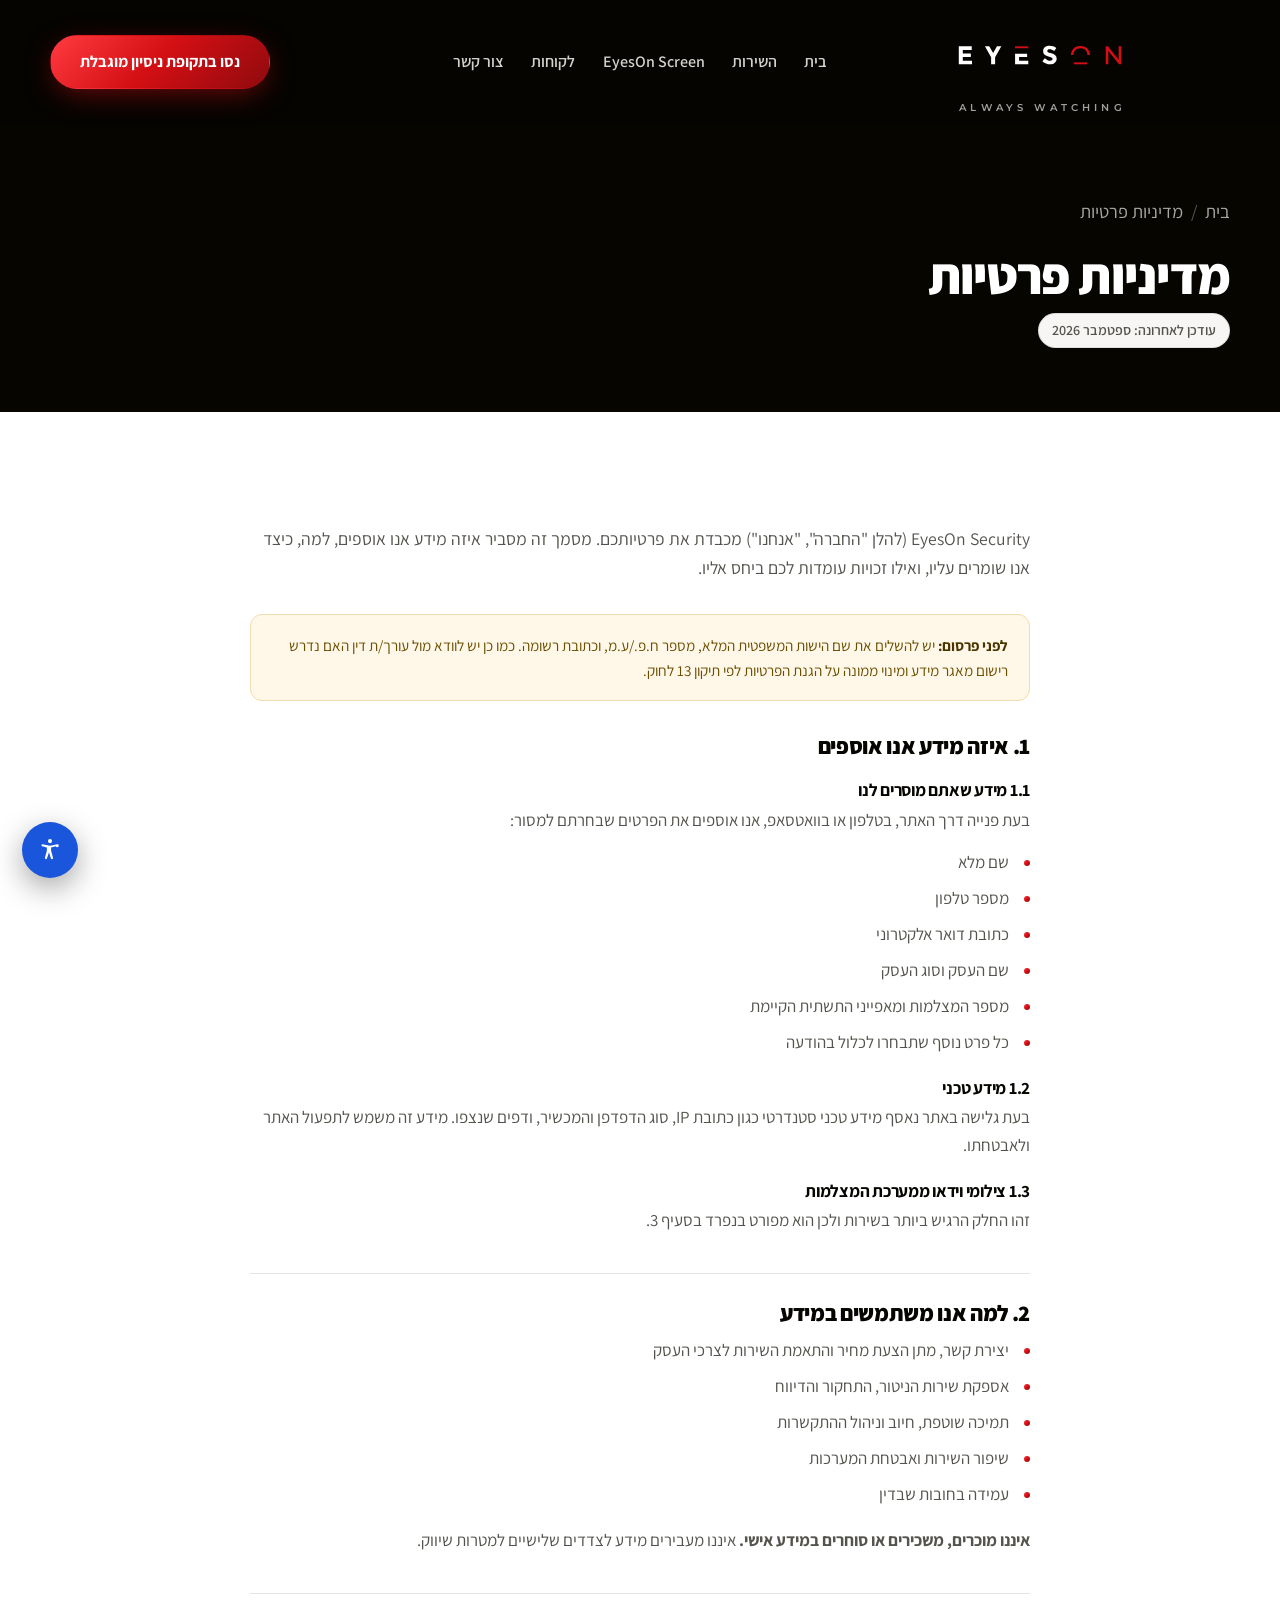
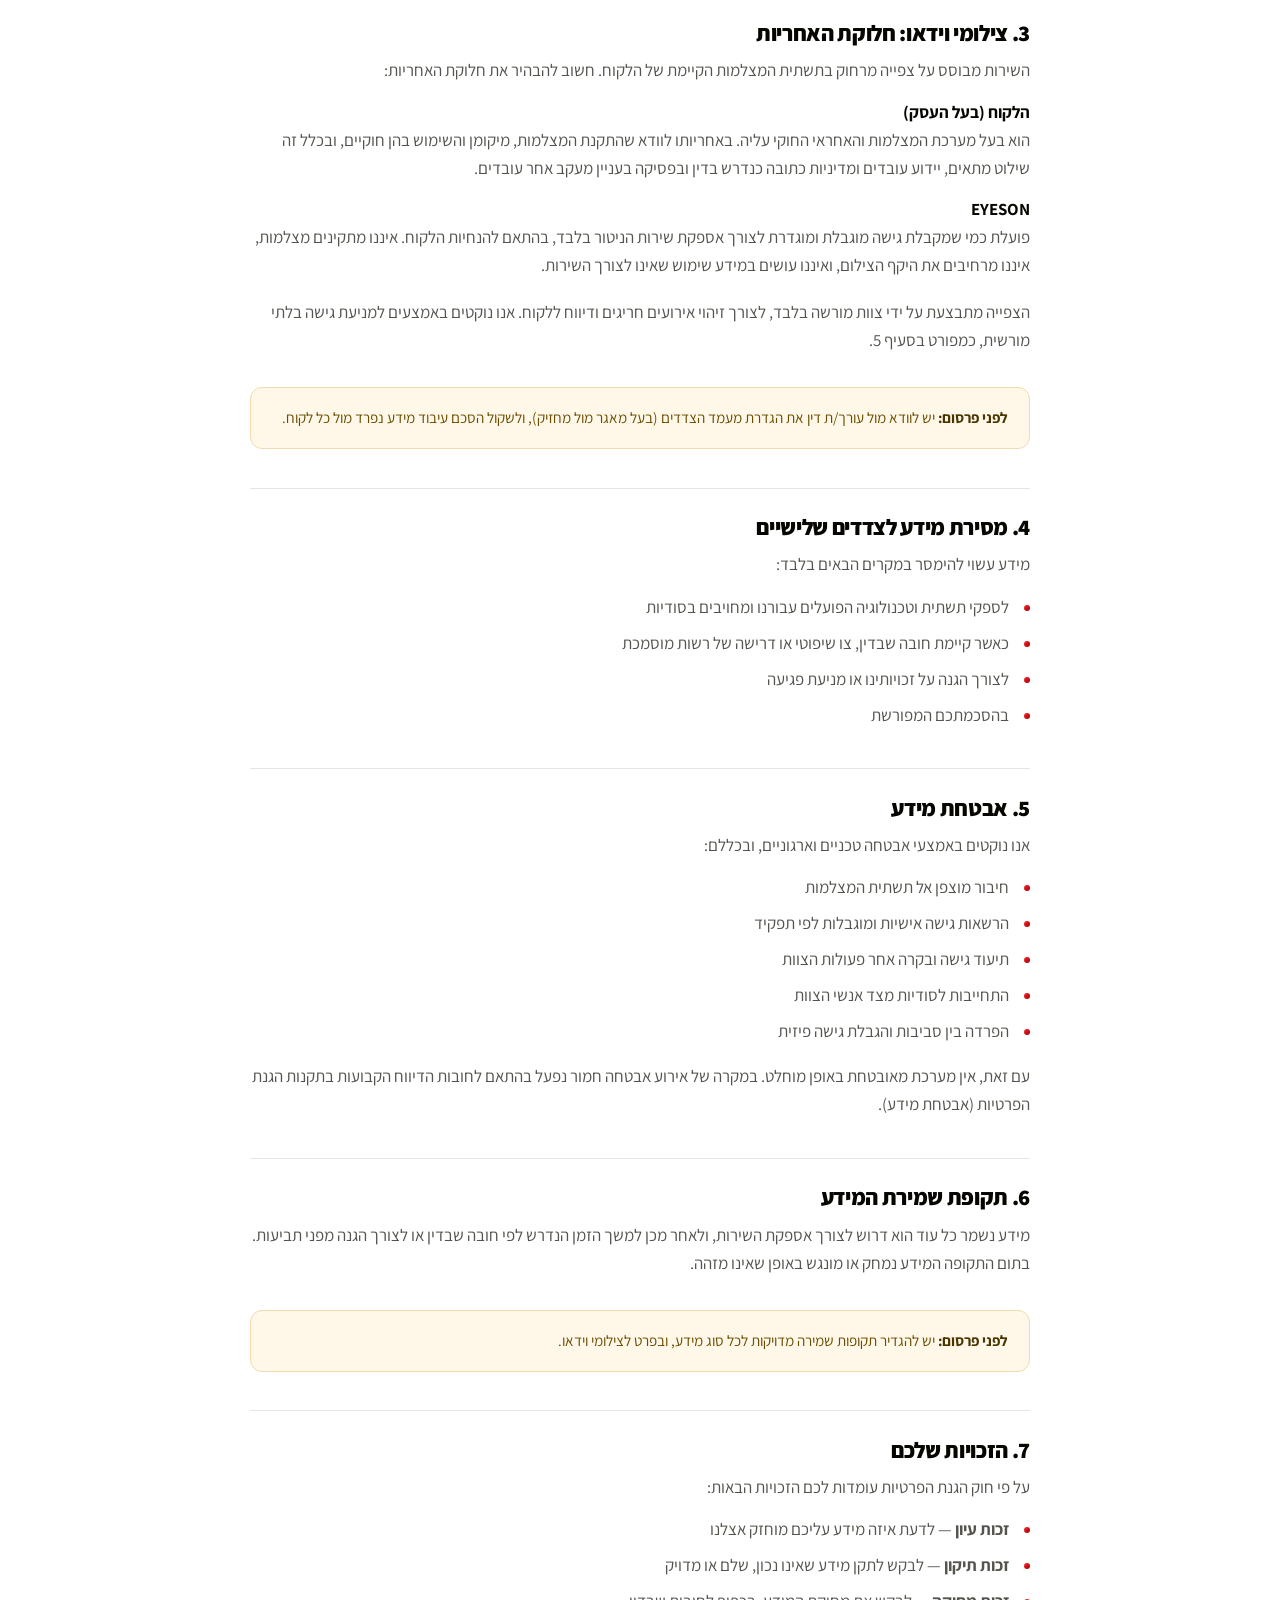
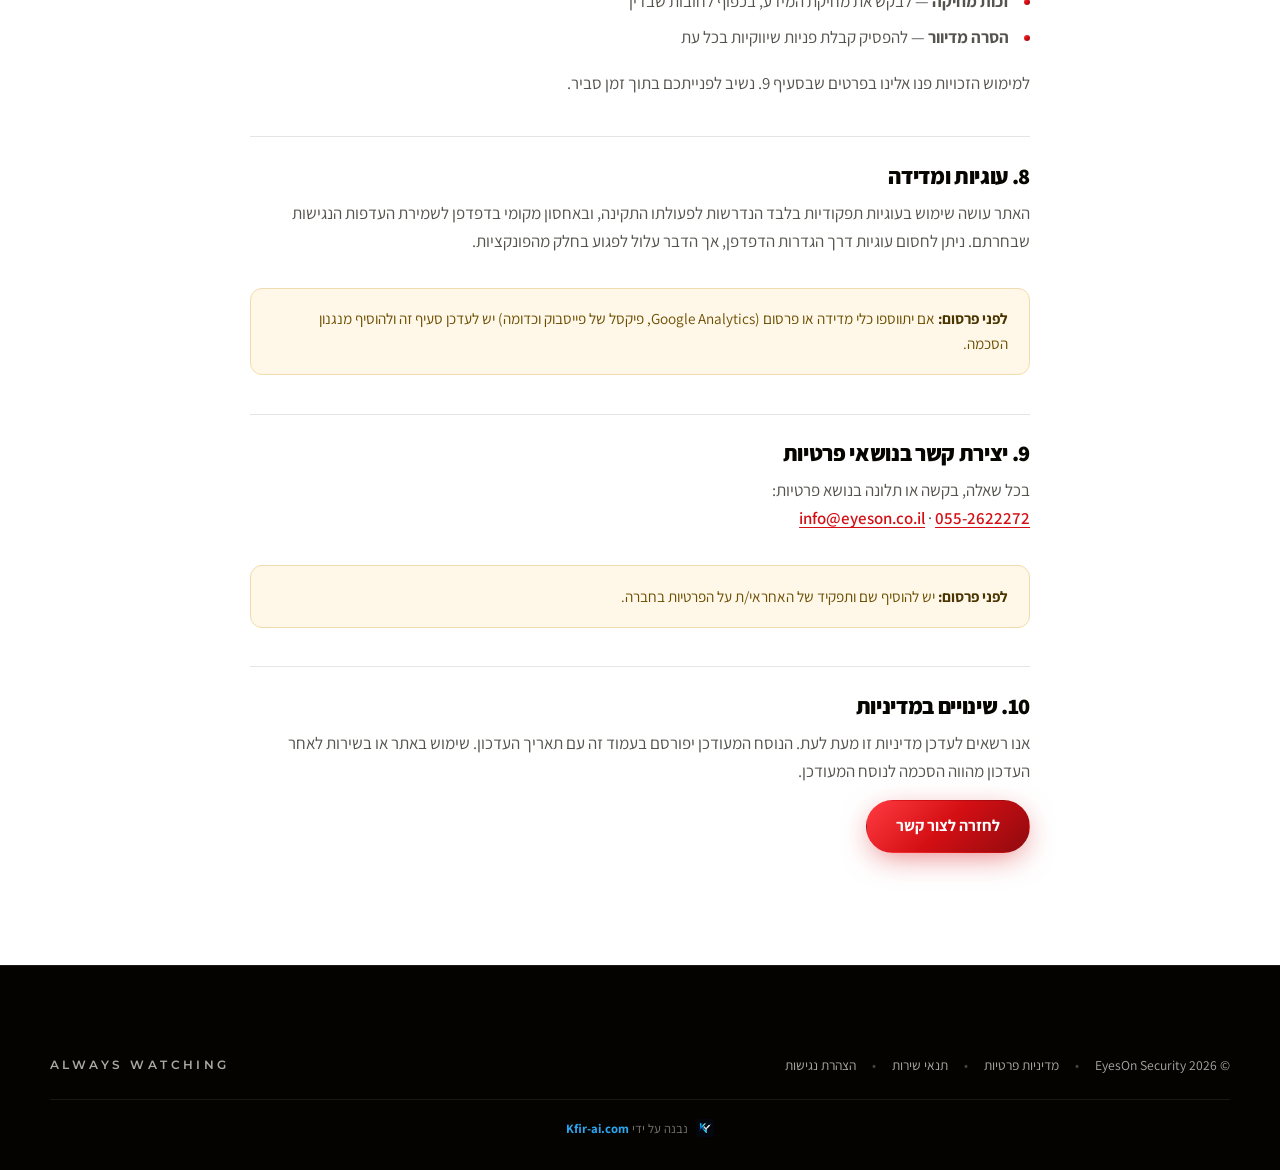
<file: privacy.html>
﻿<!DOCTYPE html>
<html dir="rtl" lang="he">
<head>
  <meta charset="UTF-8">
  <meta name="viewport" content="width=device-width, initial-scale=1.0">
  <title data-cms="pages.privacy.title">מדיניות פרטיות | EYESON</title>
  <meta name="description" data-cms-attr="content:pages.privacy.description" content="מדיניות הפרטיות של EYESON: איזה מידע אנו אוספים, כיצד אנו משתמשים בו וכיצד ניתן לפנות אלינו.">
  <meta name="robots" content="noindex">
  <link rel="icon" type="image/svg+xml" href="assets/favicon.svg">
  <link rel="preconnect" href="https://fonts.googleapis.com">
  <link rel="preconnect" href="https://fonts.gstatic.com" crossorigin>
  <link href="https://fonts.googleapis.com/css2?family=Assistant:wght@400;500;600;700;800&family=Montserrat:wght@500;600;700;800&display=swap" rel="stylesheet">
  <link rel="stylesheet" href="css/styles.css">
</head>
<body>

  <header class="site-header">
    <div class="header-inner">
      <a href="index.html" class="header-logo" aria-label="EYESON, לעמוד הבית">
        <img src="assets/logos/EyesOn_cleanlogos_noslogen-02.svg" data-cms-attr="alt:contact.brandName" alt="EYESON" width="180" height="76">
        <span class="header-slogan latin" aria-hidden="true" data-cms="contact.slogan">ALWAYS WATCHING</span>
      </a>
      <nav class="main-nav" id="mainNav" aria-label="ניווט ראשי">
        <a data-cms="nav.0.label" data-cms-attr="href:nav.0.href" href="index.html">בית</a>
        <a data-cms="nav.1.label" data-cms-attr="href:nav.1.href" href="service.html">השירות</a>
        <a data-cms="nav.2.label" data-cms-attr="href:nav.2.href" href="screen.html">EyesOn Screen</a>
        <a data-cms="nav.3.label" data-cms-attr="href:nav.3.href" href="clients.html">לקוחות</a>
        <a data-cms="nav.4.label" data-cms-attr="href:nav.4.href" href="contact.html">צור קשר</a>
      </nav>
      <a class="btn btn-primary header-cta" data-cms="headerCta.label" data-cms-attr="href:headerCta.hrefPage" href="contact.html">נסו בתקופת ניסיון מוגבלת</a>
      <button class="nav-toggle" id="navToggle" aria-label="פתיחת תפריט" aria-expanded="false" aria-controls="mainNav">
        <span></span><span></span><span></span>
      </button>
    </div>
  </header>

  <main>
    <section class="page-hero">
      <div class="container">
        <p class="crumbs"><a data-cms="nav.0.label" data-cms-attr="href:nav.0.href" href="index.html">בית</a><span>/</span>מדיניות פרטיות</p>
        <h1>מדיניות פרטיות</h1>
        <p><span class="legal-updated">עודכן לאחרונה: ספטמבר 2026</span></p>
      </div>
    </section>

    <!--
      TODO(client): הטקסט נכתב לפי מסגרת חוק הגנת הפרטיות התשמ"א-1981 (כולל
      תיקון 13), תקנות הגנת הפרטיות (אבטחת מידע) התשע"ז-2017, והמצב שבו EYESON
      צופה בצילומי וידאו מעסקי הלקוחות. הוא אינו ייעוץ משפטי וחובה להעביר אותו
      לעורך/ת דין לפני פרסום. במיוחד: מעמד החברה כמחזיקת מאגר, חובות הלקוח כלפי
      עובדיו (הלכת איסקוב), ורישום מאגר מידע אם נדרש.
    -->
    <section class="section section-light">
      <div class="container legal">

        <p class="lead">
          EyesOn Security (להלן "החברה", "אנחנו") מכבדת את פרטיותכם. מסמך זה מסביר
          איזה מידע אנו אוספים, למה, כיצד אנו שומרים עליו, ואילו זכויות עומדות לכם
          ביחס אליו.
        </p>

        <div class="legal-note">
          <strong>לפני פרסום:</strong> יש להשלים את שם הישות המשפטית המלא, מספר ח.פ./ע.מ, וכתובת
          רשומה. כמו כן יש לוודא מול עורך/ת דין האם נדרש רישום מאגר מידע ומינוי
          ממונה על הגנת הפרטיות לפי תיקון 13 לחוק.
        </div>

        <h2>1. איזה מידע אנו אוספים</h2>

        <h3>1.1 מידע שאתם מוסרים לנו</h3>
        <p>בעת פנייה דרך האתר, בטלפון או בוואטסאפ, אנו אוספים את הפרטים שבחרתם למסור:</p>
        <ul>
          <li>שם מלא</li>
          <li>מספר טלפון</li>
          <li>כתובת דואר אלקטרוני</li>
          <li>שם העסק וסוג העסק</li>
          <li>מספר המצלמות ומאפייני התשתית הקיימת</li>
          <li>כל פרט נוסף שתבחרו לכלול בהודעה</li>
        </ul>

        <h3>1.2 מידע טכני</h3>
        <p>
          בעת גלישה באתר נאסף מידע טכני סטנדרטי כגון כתובת IP, סוג הדפדפן והמכשיר,
          ודפים שנצפו. מידע זה משמש לתפעול האתר ולאבטחתו.
        </p>

        <h3>1.3 צילומי וידאו ממערכת המצלמות</h3>
        <p>
          זהו החלק הרגיש ביותר בשירות ולכן הוא מפורט בנפרד בסעיף 3.
        </p>

        <h2>2. למה אנו משתמשים במידע</h2>
        <ul>
          <li>יצירת קשר, מתן הצעת מחיר והתאמת השירות לצרכי העסק</li>
          <li>אספקת שירות הניטור, התחקור והדיווח</li>
          <li>תמיכה שוטפת, חיוב וניהול ההתקשרות</li>
          <li>שיפור השירות ואבטחת המערכות</li>
          <li>עמידה בחובות שבדין</li>
        </ul>
        <p>
          <strong>איננו מוכרים, משכירים או סוחרים במידע אישי.</strong> איננו מעבירים
          מידע לצדדים שלישיים למטרות שיווק.
        </p>

        <h2>3. צילומי וידאו: חלוקת האחריות</h2>
        <p>
          השירות מבוסס על צפייה מרחוק בתשתית המצלמות הקיימת של הלקוח. חשוב להבהיר
          את חלוקת האחריות:
        </p>
        <dl>
          <dt>הלקוח (בעל העסק)</dt>
          <dd>
            הוא בעל מערכת המצלמות והאחראי החוקי עליה. באחריותו לוודא שהתקנת המצלמות,
            מיקומן והשימוש בהן חוקיים, ובכלל זה שילוט מתאים, יידוע עובדים ומדיניות
            כתובה כנדרש בדין ובפסיקה בעניין מעקב אחר עובדים.
          </dd>
          <dt>EYESON</dt>
          <dd>
            פועלת כמי שמקבלת גישה מוגבלת ומוגדרת לצורך אספקת שירות הניטור בלבד,
            בהתאם להנחיות הלקוח. איננו מתקינים מצלמות, איננו מרחיבים את היקף הצילום,
            ואיננו עושים במידע שימוש שאינו לצורך השירות.
          </dd>
        </dl>
        <p>
          הצפייה מתבצעת על ידי צוות מורשה בלבד, לצורך זיהוי אירועים חריגים ודיווח
          ללקוח. אנו נוקטים באמצעים למניעת גישה בלתי מורשית, כמפורט בסעיף 5.
        </p>

        <div class="legal-note">
          <strong>לפני פרסום:</strong> יש לוודא מול עורך/ת דין את הגדרת מעמד הצדדים (בעל מאגר מול
          מחזיק), ולשקול הסכם עיבוד מידע נפרד מול כל לקוח.
        </div>

        <h2>4. מסירת מידע לצדדים שלישיים</h2>
        <p>מידע עשוי להימסר במקרים הבאים בלבד:</p>
        <ul>
          <li>לספקי תשתית וטכנולוגיה הפועלים עבורנו ומחויבים בסודיות</li>
          <li>כאשר קיימת חובה שבדין, צו שיפוטי או דרישה של רשות מוסמכת</li>
          <li>לצורך הגנה על זכויותינו או מניעת פגיעה</li>
          <li>בהסכמתכם המפורשת</li>
        </ul>

        <h2>5. אבטחת מידע</h2>
        <p>אנו נוקטים באמצעי אבטחה טכניים וארגוניים, ובכללם:</p>
        <ul>
          <li>חיבור מוצפן אל תשתית המצלמות</li>
          <li>הרשאות גישה אישיות ומוגבלות לפי תפקיד</li>
          <li>תיעוד גישה ובקרה אחר פעולות הצוות</li>
          <li>התחייבות לסודיות מצד אנשי הצוות</li>
          <li>הפרדה בין סביבות והגבלת גישה פיזית</li>
        </ul>
        <p>
          עם זאת, אין מערכת מאובטחת באופן מוחלט. במקרה של אירוע אבטחה חמור נפעל
          בהתאם לחובות הדיווח הקבועות בתקנות הגנת הפרטיות (אבטחת מידע).
        </p>

        <h2>6. תקופת שמירת המידע</h2>
        <p>
          מידע נשמר כל עוד הוא דרוש לצורך אספקת השירות, ולאחר מכן למשך הזמן הנדרש
          לפי חובה שבדין או לצורך הגנה מפני תביעות. בתום התקופה המידע נמחק או
          מונגש באופן שאינו מזהה.
        </p>

        <div class="legal-note">
          <strong>לפני פרסום:</strong> יש להגדיר תקופות שמירה מדויקות לכל סוג מידע, ובפרט לצילומי וידאו.
        </div>

        <h2>7. הזכויות שלכם</h2>
        <p>על פי חוק הגנת הפרטיות עומדות לכם הזכויות הבאות:</p>
        <ul>
          <li><strong>זכות עיון</strong> — לדעת איזה מידע עליכם מוחזק אצלנו</li>
          <li><strong>זכות תיקון</strong> — לבקש לתקן מידע שאינו נכון, שלם או מדויק</li>
          <li><strong>זכות מחיקה</strong> — לבקש את מחיקת המידע, בכפוף לחובות שבדין</li>
          <li><strong>הסרה מדיוור</strong> — להפסיק קבלת פניות שיווקיות בכל עת</li>
        </ul>
        <p>למימוש הזכויות פנו אלינו בפרטים שבסעיף 9. נשיב לפנייתכם בתוך זמן סביר.</p>

        <h2>8. עוגיות ומדידה</h2>
        <p>
          האתר עושה שימוש בעוגיות תפקודיות בלבד הנדרשות לפעולתו התקינה, ובאחסון
          מקומי בדפדפן לשמירת העדפות הנגישות שבחרתם. ניתן לחסום עוגיות דרך הגדרות
          הדפדפן, אך הדבר עלול לפגוע בחלק מהפונקציות.
        </p>

        <div class="legal-note">
          <strong>לפני פרסום:</strong> אם יתווספו כלי מדידה או פרסום (Google Analytics, פיקסל של פייסבוק
          וכדומה) יש לעדכן סעיף זה ולהוסיף מנגנון הסכמה.
        </div>

        <h2>9. יצירת קשר בנושאי פרטיות</h2>
        <p>
          בכל שאלה, בקשה או תלונה בנושא פרטיות:<br>
          <a data-cms="contact.email" data-cms-attr="href:contact.emailHref" href="mailto:info@eyeson.co.il" class="accent">info@eyeson.co.il</a> · <a data-cms="contact.phoneDisplay" data-cms-attr="href:contact.phoneHref" href="tel:+972552622272" class="accent">055-2622272</a>
        </p>

        <div class="legal-note">
          <strong>לפני פרסום:</strong> יש להוסיף שם ותפקיד של האחראי/ת על הפרטיות בחברה.
        </div>

        <h2>10. שינויים במדיניות</h2>
        <p>
          אנו רשאים לעדכן מדיניות זו מעת לעת. הנוסח המעודכן יפורסם בעמוד זה עם
          תאריך העדכון. שימוש באתר או בשירות לאחר העדכון מהווה הסכמה לנוסח המעודכן.
        </p>

        <a class="btn btn-primary" href="contact.html">לחזרה לצור קשר</a>
      </div>
    </section>
  </main>

  <footer class="site-footer">
    <div class="container">
      <div class="footer-bottom" style="border-top:0;">
        <p class="footer-legal">
          <span>© <span class="js-year">2026</span> <span data-cms="contact.companyName">EyesOn Security</span></span>
          <span class="sep">•</span><a href="privacy.html">מדיניות פרטיות</a>
          <span class="sep">•</span><a href="terms.html">תנאי שירות</a>
          <span class="sep">•</span><a href="accessibility.html">הצהרת נגישות</a>
        </p>
        <p class="latin footer-tag">ALWAYS WATCHING</p>
      </div>

      <!-- built-by credit -->
      <p class="footer-credit">
        <a data-cms-attr="href:footer.credit.href" href="https://kfir-ai.com" target="_blank" rel="noopener">
          <img src="assets/kfir-ai-logo.png" alt="" width="18" height="18" loading="lazy">
          <span><span data-cms="footer.credit.text">נבנה על ידי</span> <strong data-cms="footer.credit.name">Kfir-ai.com</strong></span>
        </a>
      </p>
    </div>
  </footer>

  <script src="js/main.js"></script>
  <script src="js/a11y.js" defer></script>
</body>
</html>
</file>
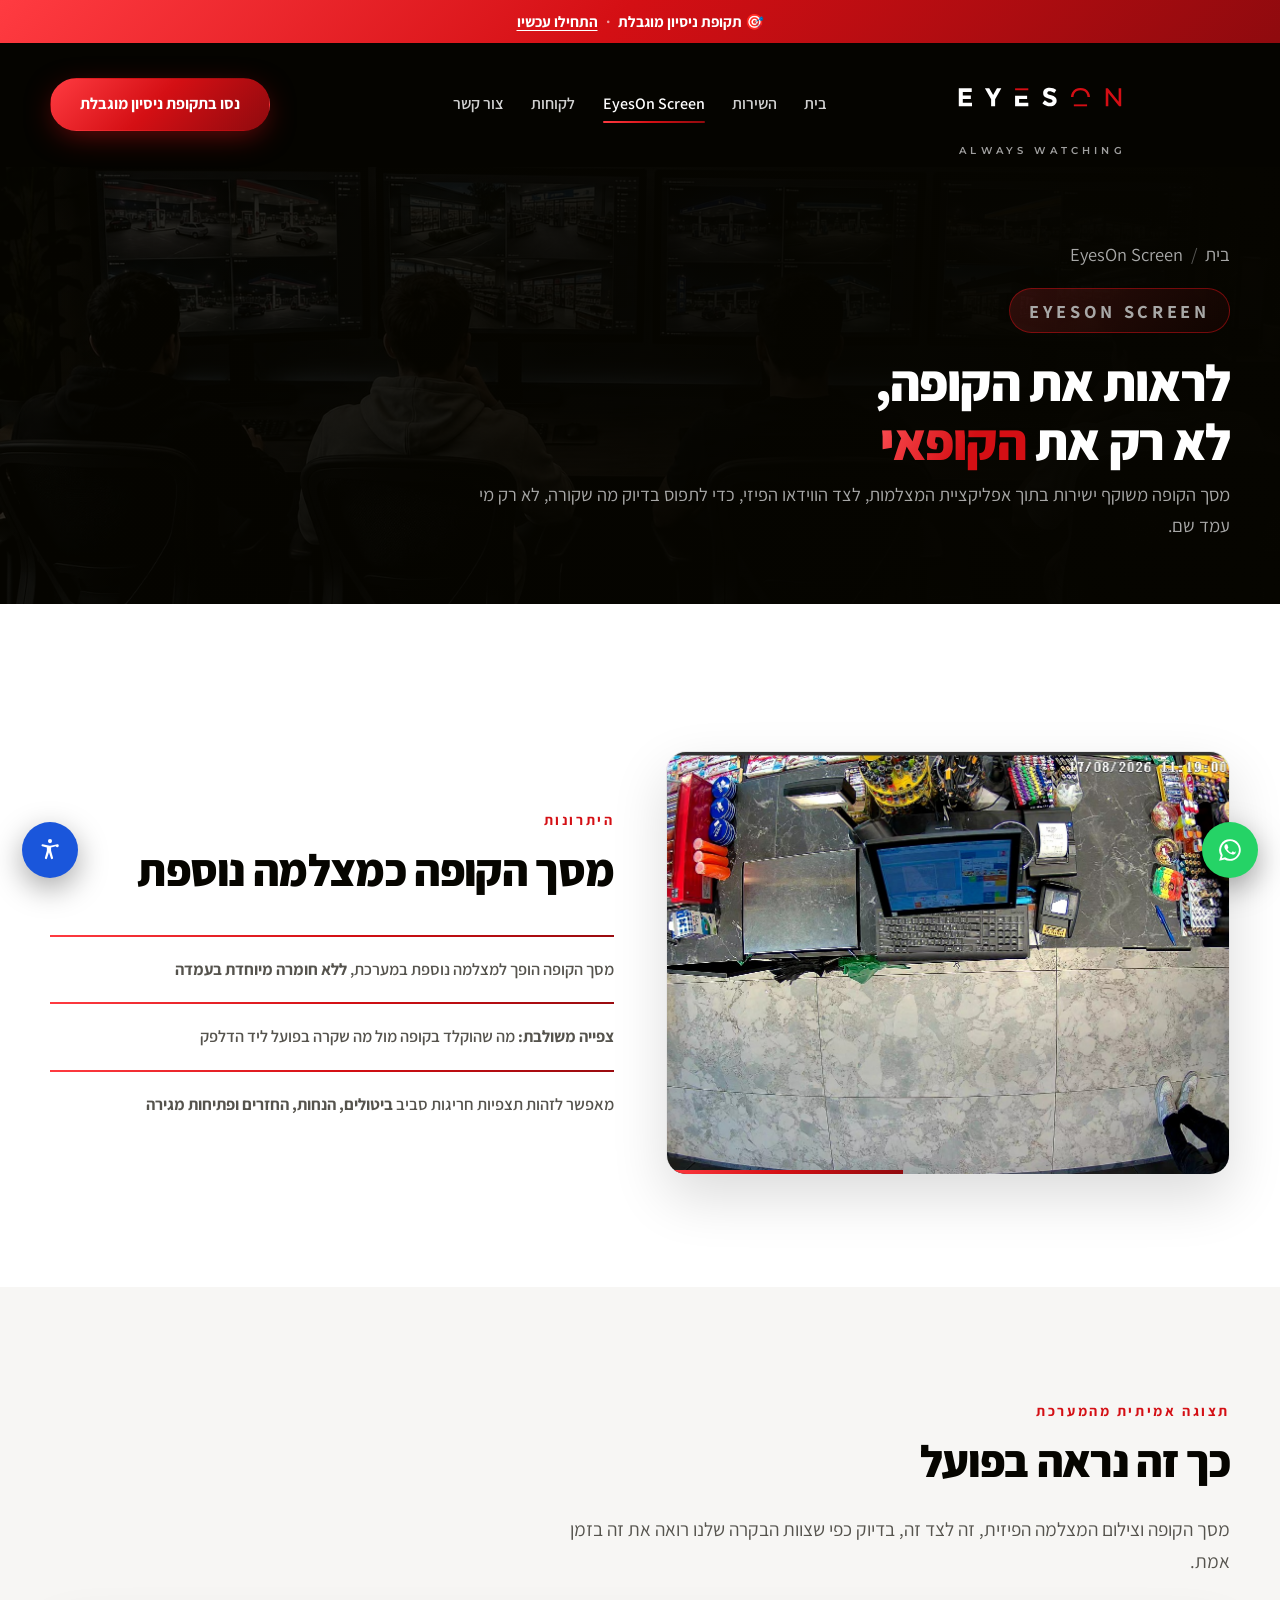
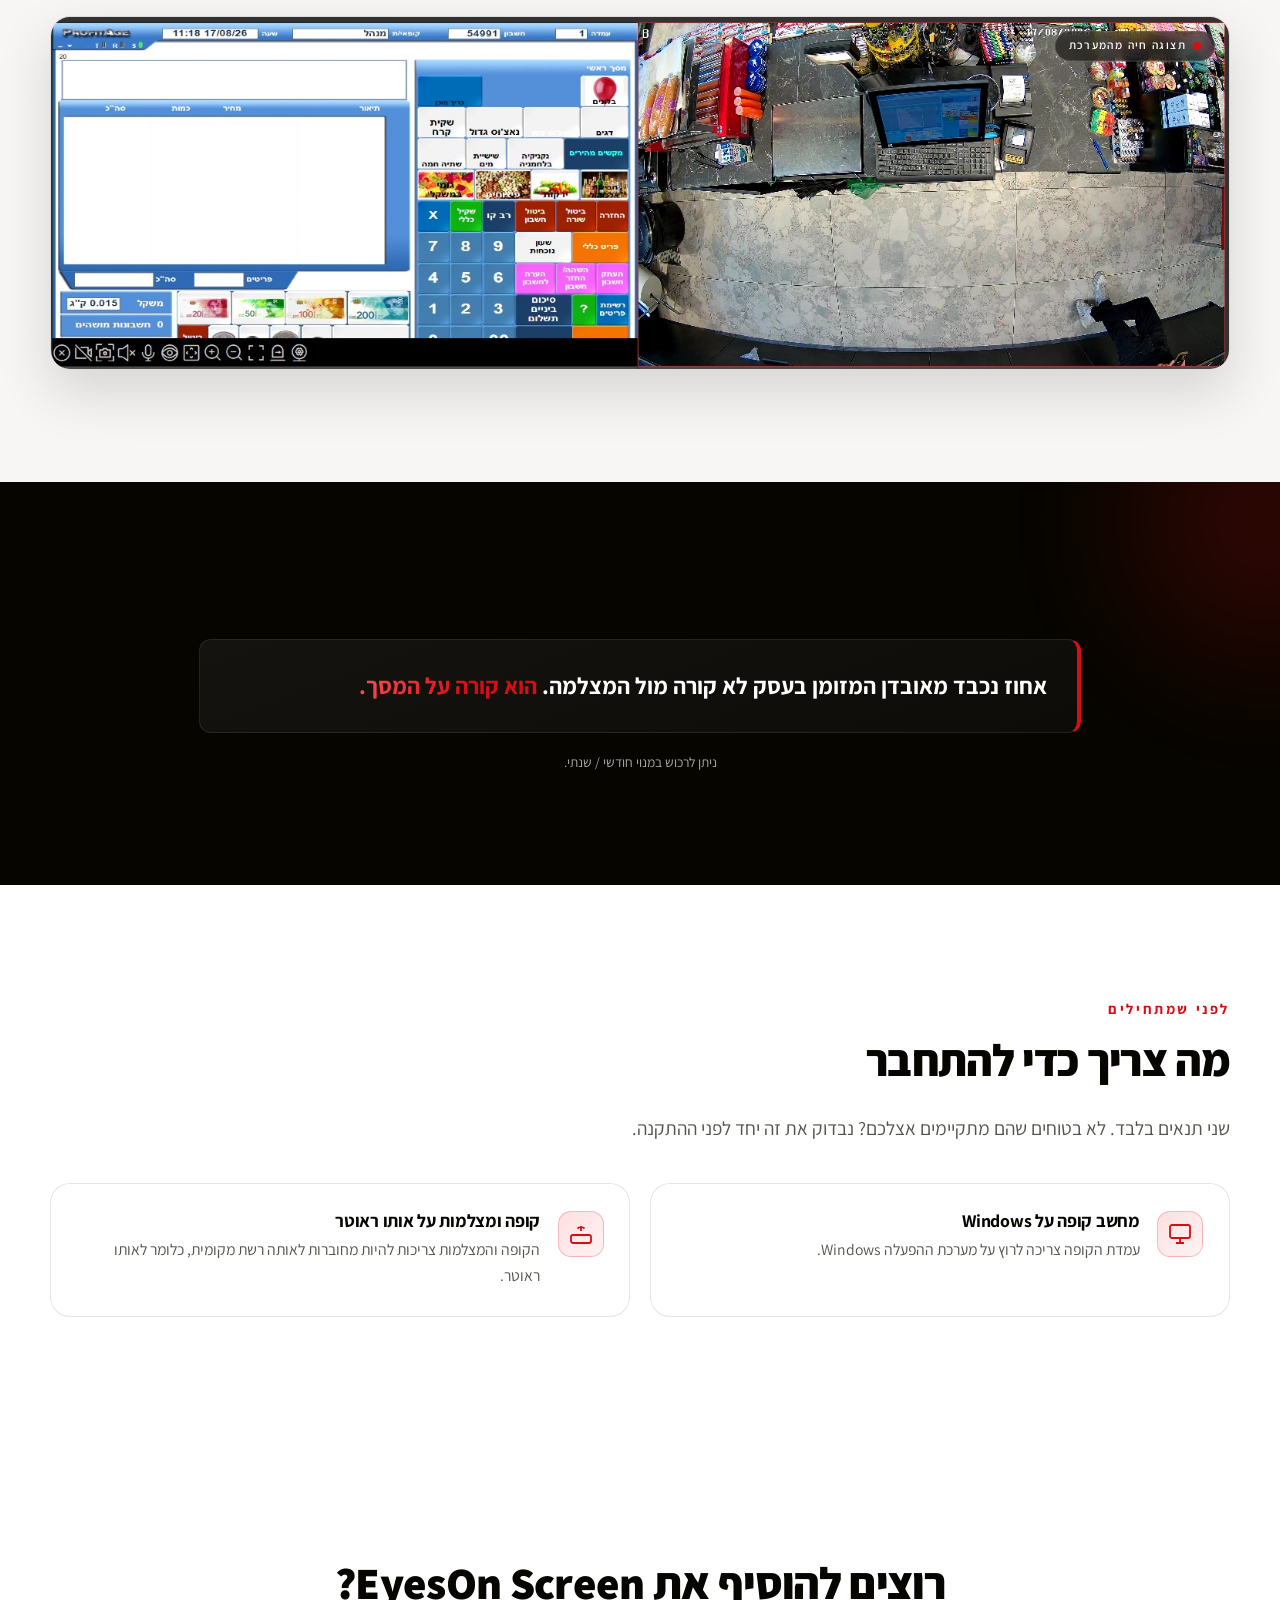
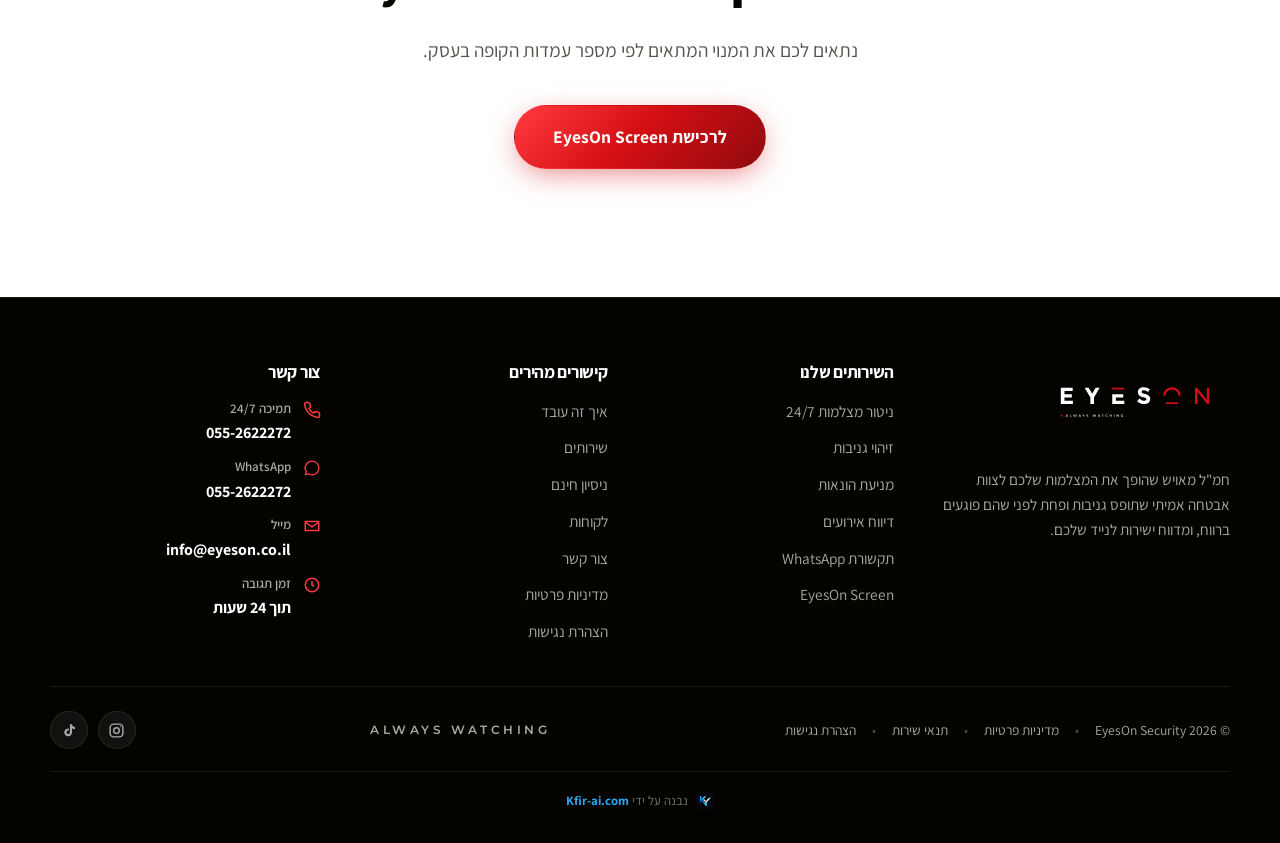
<file: screen.html>
﻿<!DOCTYPE html>
<html dir="rtl" lang="he">
<head>
  <meta charset="UTF-8">
  <meta name="viewport" content="width=device-width, initial-scale=1.0">

  <title data-cms="screen.seo.title">EyesOn Screen | לראות את הקופה, לא רק את הקופאי</title>
  <meta name="description" data-cms-attr="content:screen.seo.description" content="EyesOn Screen משקף את מסך הקופה ישירות לתוך אפליקציית המצלמות, לצד הווידאו הפיזי, לזיהוי ביטולים, הנחות, החזרים ופתיחות מגירה חריגות.">
  <meta property="og:title" content="EyesOn Screen | EYESON">
  <meta property="og:description" content="שיקוף מסך הקופה משולב בתוך אפליקציית המצלמות, כדי לראות מה קרה על המסך, לא רק ליד הדלפק.">
  <meta property="og:type" content="website">
  <meta property="og:locale" content="he_IL">
  <link rel="icon" type="image/svg+xml" href="assets/favicon.svg">

  <link rel="preconnect" href="https://fonts.googleapis.com">
  <link rel="preconnect" href="https://fonts.gstatic.com" crossorigin>
  <link href="https://fonts.googleapis.com/css2?family=Assistant:wght@400;500;600;700;800&family=Montserrat:wght@500;600;700;800&display=swap" rel="stylesheet">

  <link rel="stylesheet" href="css/styles.css">
</head>
<body>

  <div class="trial-bar">
    <span data-cms="trialBar.emoji">🎯</span> <span data-cms="trialBar.text">תקופת ניסיון מוגבלת</span><span class="sep">·</span><a data-cms="trialBar.ctaText" data-cms-attr="href:trialBar.ctaHrefPage" href="contact.html">התחילו עכשיו</a>
  </div>

  <header class="site-header">
    <div class="header-inner">
      <a href="index.html" class="header-logo" aria-label="EYESON, לעמוד הבית">
        <img src="assets/logos/EyesOn_cleanlogos_noslogen-02.svg" data-cms-attr="alt:contact.brandName" alt="EYESON" width="180" height="76">
        <span class="header-slogan latin" aria-hidden="true" data-cms="contact.slogan">ALWAYS WATCHING</span>
      </a>
      <nav class="main-nav" id="mainNav" aria-label="ניווט ראשי">
        <a data-cms="nav.0.label" data-cms-attr="href:nav.0.href" href="index.html">בית</a>
        <a data-cms="nav.1.label" data-cms-attr="href:nav.1.href" href="service.html">השירות</a>
        <a data-cms="nav.2.label" data-cms-attr="href:nav.2.href" href="screen.html" aria-current="page">EyesOn Screen</a>
        <a data-cms="nav.3.label" data-cms-attr="href:nav.3.href" href="clients.html">לקוחות</a>
        <a data-cms="nav.4.label" data-cms-attr="href:nav.4.href" href="contact.html">צור קשר</a>
      </nav>
      <a class="btn btn-primary header-cta" data-cms="headerCta.label" data-cms-attr="href:headerCta.hrefPage" href="contact.html">נסו בתקופת ניסיון מוגבלת</a>
      <button class="nav-toggle" id="navToggle" aria-label="פתיחת תפריט" aria-expanded="false" aria-controls="mainNav">
        <span></span><span></span><span></span>
      </button>
    </div>
  </header>

  <main>

    <section class="page-hero">
      <img class="page-hero-bg" src="assets/images/control-room-team.jpg" alt="">
      <div class="container">
        <p class="crumbs reveal"><a data-cms="nav.0.label" data-cms-attr="href:nav.0.href" href="index.html">בית</a><span>/</span>EyesOn Screen</p>
        <p class="pill reveal">EYESON SCREEN</p>
        <h1 class="reveal delay-1">לראות את הקופה,<br>לא רק את <span class="accent-grad">הקופאי</span></h1>
        <p class="reveal delay-1">מסך הקופה משוקף ישירות בתוך אפליקציית המצלמות, לצד הווידאו הפיזי, כדי לתפוס בדיוק מה שקורה, לא רק מי עמד שם.</p>
      </div>
    </section>

    <section class="section section-light">
      <div class="container">
        <div class="split">
          <div class="img-frame reveal">
            <img src="assets/images/screen-camera-view.jpg" alt="תצוגה עילית של המצלמה הפיזית מעל דלפק הקופה" loading="lazy">
          </div>

          <div class="reveal delay-1">
            <p class="kicker">היתרונות</p>
            <h2>מסך הקופה כמצלמה נוספת</h2>
            <ul class="screen-features" style="grid-template-columns:1fr; gap:1.2rem;">
              <li>מסך הקופה הופך למצלמה נוספת במערכת, <strong>ללא חומרה מיוחדת בעמדה</strong></li>
              <li><strong>צפייה משולבת:</strong> מה שהוקלד בקופה מול מה שקרה בפועל ליד הדלפק</li>
              <li>מאפשר לזהות תצפיות חריגות סביב <strong>ביטולים, הנחות, החזרים ופתיחות מגירה</strong></li>
            </ul>
          </div>
        </div>
      </div>
    </section>

    <!-- ================= REAL SCREENSHOT ================= -->
    <section class="section section-gray">
      <div class="container">
        <p class="kicker reveal">תצוגה אמיתית מהמערכת</p>
        <h2 class="reveal">כך זה נראה בפועל</h2>
        <p class="section-sub reveal">מסך הקופה וצילום המצלמה הפיזית, זה לצד זה, בדיוק כפי שצוות הבקרה שלנו רואה את זה בזמן אמת.</p>
        <div class="screenshot-card reveal delay-1">
          <span class="rec-badge screenshot-badge"><span class="rec-dot"></span>תצוגה חיה מהמערכת</span>
          <img src="assets/images/screen-pos-compare.jpg" alt="תצוגה משולבת של EyesOn Screen: מסך הקופה לצד וידאו מהמצלמה הפיזית" loading="lazy">
        </div>
      </div>
    </section>

    <section class="section section-dark">
      <div class="arc arc-5" aria-hidden="true"></div>
      <div class="container">
        <div class="screen-callout reveal" style="max-width:52em; margin-inline:auto;">
          <p>אחוז נכבד מאובדן המזומן בעסק לא קורה מול המצלמה. <span class="accent-grad">הוא קורה על המסך.</span></p>
        </div>
        <p class="fine-print reveal delay-1" style="text-align:center;">ניתן לרכוש במנוי חודשי / שנתי.</p>
      </div>
    </section>

    <!-- ================= REQUIREMENTS =================
      TODO(client): כרגע מופיעים כאן שני התנאים שנמסרו. אם יש תנאי סף נוספים
      (גרסת Windows מינימלית, סוג הקופה, רוחב פס, הרשאות ברשת) יש להוסיף אותם
      כאן ולא להשאיר את הרשימה חלקית.
    -->
    <section class="section section-light" id="requirements">
      <div class="container">
        <p class="kicker reveal" data-cms="screen.requirements.kicker">לפני שמתחילים</p>
        <h2 class="reveal" data-cms="screen.requirements.title">מה צריך כדי להתחבר</h2>
        <p class="section-sub reveal" data-cms="screen.requirements.subtitle">שני תנאים בלבד. לא בטוחים שהם מתקיימים אצלכם? נבדוק את זה יחד לפני ההתקנה.</p>

        <ul class="reqs reveal delay-1">
          <li class="req">
            <span class="req-icon" aria-hidden="true">
              <svg viewBox="0 0 24 24" fill="none" stroke="currentColor" stroke-width="1.8"><rect x="2" y="3" width="20" height="13" rx="2"/><path d="M8 21h8M12 16v5"/></svg>
            </span>
            <div class="req-text">
              <h3 data-cms="screen.requirements.items.0.title">מחשב קופה על Windows</h3>
              <p data-cms="screen.requirements.items.0.text">עמדת הקופה צריכה לרוץ על מערכת ההפעלה Windows.</p>
            </div>
          </li>
          <li class="req">
            <span class="req-icon" aria-hidden="true">
              <svg viewBox="0 0 24 24" fill="none" stroke="currentColor" stroke-width="1.8"><rect x="2" y="13" width="20" height="8" rx="2"/><path d="M6 17h.01M10 17h.01M12 9V4M8.5 6.5a5 5 0 0 1 7 0"/></svg>
            </span>
            <div class="req-text">
              <h3 data-cms="screen.requirements.items.1.title">קופה ומצלמות על אותו ראוטר</h3>
              <p data-cms="screen.requirements.items.1.text">הקופה והמצלמות צריכות להיות מחוברות לאותה רשת מקומית, כלומר לאותו ראוטר.</p>
            </div>
          </li>
        </ul>
      </div>
    </section>

    <section class="section section-light section-cta">
      <div class="container">
        <h2 class="reveal">רוצים להוסיף את EyesOn Screen?</h2>
        <p class="section-sub reveal" style="margin-inline:auto; text-align:center;">נתאים לכם את המנוי המתאים לפי מספר עמדות הקופה בעסק.</p>
        <div class="hero-actions reveal delay-1" style="justify-content:center; margin-top:1.4rem;">
          <a class="btn btn-primary btn-lg" href="contact.html">לרכישת EyesOn Screen</a>
        </div>
      </div>
    </section>
  </main>

  <footer class="site-footer">
    <div class="container">
      <div class="footer-top">
        <div class="footer-brand">
          <a href="index.html" aria-label="EYESON, לעמוד הבית">
            <img src="assets/logos/EyesOn_cleanlogos-02.svg" alt="EYESON ALWAYS WATCHING" width="190" height="80">
          </a>
          <p data-cms="footer.tagline">חמ"ל מאויש שהופך את המצלמות שלכם לצוות אבטחה אמיתי שתופס גניבות ופחת לפני שהם פוגעים ברווח, ומדווח ישירות לנייד שלכם.</p>
        </div>
        <div class="footer-col">
          <h3>השירותים שלנו</h3>
          <ul>
            <li><a href="service.html">ניטור מצלמות 24/7</a></li>
            <li><a href="service.html">זיהוי גניבות</a></li>
            <li><a href="service.html">מניעת הונאות</a></li>
            <li><a href="service.html">דיווח אירועים</a></li>
            <li><a href="service.html">תקשורת WhatsApp</a></li>
            <li><a data-cms="nav.2.label" data-cms-attr="href:nav.2.href" href="screen.html">EyesOn Screen</a></li>
          </ul>
        </div>
        <div class="footer-col">
          <h3>קישורים מהירים</h3>
          <ul>
            <li><a href="index.html#how">איך זה עובד</a></li>
            <li><a href="service.html">שירותים</a></li>
            <li><a href="index.html#contact">ניסיון חינם</a></li>
            <li><a data-cms="nav.3.label" data-cms-attr="href:nav.3.href" href="clients.html">לקוחות</a></li>
            <li><a data-cms="nav.4.label" data-cms-attr="href:nav.4.href" href="contact.html">צור קשר</a></li>
            <li><a href="privacy.html">מדיניות פרטיות</a></li>
            <li><a href="accessibility.html">הצהרת נגישות</a></li>
          </ul>
        </div>
        <div class="footer-col">
          <h3>צור קשר</h3>
          <ul class="footer-contact-list">
            <li>
              <span class="fi" aria-hidden="true"><svg viewBox="0 0 24 24" fill="none" stroke="currentColor" stroke-width="2"><path d="M22 16.9v3a2 2 0 0 1-2.2 2 19.8 19.8 0 0 1-8.6-3.1 19.5 19.5 0 0 1-6-6 19.8 19.8 0 0 1-3.1-8.7A2 2 0 0 1 4.1 2h3a2 2 0 0 1 2 1.7c.1 1 .3 2 .7 3a2 2 0 0 1-.5 2.1L8 10.1a16 16 0 0 0 6 6l1.3-1.3a2 2 0 0 1 2.1-.5c1 .4 2 .6 3 .7a2 2 0 0 1 1.6 2Z"/></svg></span>
              <div><b data-cms="contact.supportLabel">תמיכה 24/7</b><a data-cms="contact.phoneDisplay" data-cms-attr="href:contact.phoneHref" href="tel:+972552622272">055-2622272</a></div>
            </li>
            <li>
              <span class="fi" aria-hidden="true"><svg viewBox="0 0 24 24" fill="currentColor"><path d="M12 2a10 10 0 0 0-8.6 15.1L2 22l5-1.3A10 10 0 1 0 12 2Zm0 18.2a8.2 8.2 0 0 1-4.2-1.2l-.3-.2-3 .8.8-2.9-.2-.3A8.2 8.2 0 1 1 12 20.2Z"/></svg></span>
              <div><b>WhatsApp</b><a data-cms="contact.phoneDisplay" data-cms-attr="href:contact.whatsappUrl" href="https://wa.me/972552622272" target="_blank" rel="noopener">055-2622272</a></div>
            </li>
            <li>
              <span class="fi" aria-hidden="true"><svg viewBox="0 0 24 24" fill="none" stroke="currentColor" stroke-width="2"><path d="M3 6h18v12H3z"/><path d="m3 7 9 6 9-6"/></svg></span>
              <div><b>מייל</b><a data-cms="contact.email" data-cms-attr="href:contact.emailHref" href="mailto:info@eyeson.co.il">info@eyeson.co.il</a></div>
            </li>
            <li>
              <span class="fi" aria-hidden="true"><svg viewBox="0 0 24 24" fill="none" stroke="currentColor" stroke-width="2"><circle cx="12" cy="12" r="9"/><path d="M12 7v5l3 2"/></svg></span>
              <div><b>זמן תגובה</b><span class="val" data-cms="contact.responseTime">תוך 24 שעות</span></div>
            </li>
          </ul>
        </div>
      </div>
      <div class="footer-bottom">
        <p class="footer-legal">
          <span>© <span class="js-year">2026</span> <span data-cms="contact.companyName">EyesOn Security</span></span>
          <span class="sep">•</span><a href="privacy.html">מדיניות פרטיות</a>
          <span class="sep">•</span><a href="terms.html">תנאי שירות</a>
          <span class="sep">•</span><a href="accessibility.html">הצהרת נגישות</a>
        </p>
        <p class="latin footer-tag">ALWAYS WATCHING</p>
        <div class="footer-social">
          <a data-cms-attr="href:contact.instagram" href="https://www.instagram.com/eyeson_israel" target="_blank" rel="noopener" aria-label="EYESON באינסטגרם">
            <svg viewBox="0 0 24 24" fill="none" stroke="currentColor" stroke-width="2"><rect x="3" y="3" width="18" height="18" rx="5"/><circle cx="12" cy="12" r="4"/><circle cx="17.5" cy="6.5" r="1" fill="currentColor" stroke="none"/></svg>
          </a>
          <a data-cms-attr="href:contact.tiktok" href="https://www.tiktok.com/@eyeson_israel" target="_blank" rel="noopener" aria-label="EYESON בטיקטוק">
            <svg viewBox="0 0 24 24" fill="currentColor"><path d="M16.6 5.8a4.3 4.3 0 0 1-1-2.8h-3v11.6a2.4 2.4 0 1 1-1.7-2.3V9.2a5.5 5.5 0 1 0 4.7 5.4V8.9a7.2 7.2 0 0 0 4.2 1.3V7.2a4.3 4.3 0 0 1-3.2-1.4Z"/></svg>
          </a>
        </div>
      </div>

      <!-- built-by credit -->
      <p class="footer-credit">
        <a data-cms-attr="href:footer.credit.href" href="https://kfir-ai.com" target="_blank" rel="noopener">
          <img src="assets/kfir-ai-logo.png" alt="" width="18" height="18" loading="lazy">
          <span><span data-cms="footer.credit.text">נבנה על ידי</span> <strong data-cms="footer.credit.name">Kfir-ai.com</strong></span>
        </a>
      </p>
    </div>
  </footer>

  <a class="whatsapp-fab" data-cms-attr="href:contact.whatsappUrl" href="https://wa.me/972552622272" target="_blank" rel="noopener" aria-label="שלחו לנו הודעת וואטסאפ">
    <svg viewBox="0 0 24 24" width="26" height="26" aria-hidden="true"><path fill="currentColor" d="M12 2a10 10 0 0 0-8.6 15.1L2 22l5-1.3A10 10 0 1 0 12 2Zm0 18.2a8.2 8.2 0 0 1-4.2-1.2l-.3-.2-3 .8.8-2.9-.2-.3A8.2 8.2 0 1 1 12 20.2Zm4.6-6.1c-.3-.1-1.5-.7-1.7-.8-.2-.1-.4-.1-.6.1l-.8 1c-.1.2-.3.2-.5.1a6.7 6.7 0 0 1-3.3-2.9c-.3-.4 0-.5.1-.7l.4-.5c.1-.2.1-.3.2-.5v-.5L9.5 7c-.2-.5-.4-.4-.6-.4h-.5c-.2 0-.5.1-.7.3-.2.3-.9.9-.9 2.1s.9 2.4 1 2.6c.1.2 1.8 2.8 4.4 3.9.6.3 1.1.4 1.5.5.6.2 1.2.2 1.6.1.5-.1 1.5-.6 1.7-1.2.2-.6.2-1.1.2-1.2l-.6-.5Z"/></svg>
  </a>

  <script src="js/main.js"></script>
  <script src="js/a11y.js" defer></script>
</body>
</html>
</file>
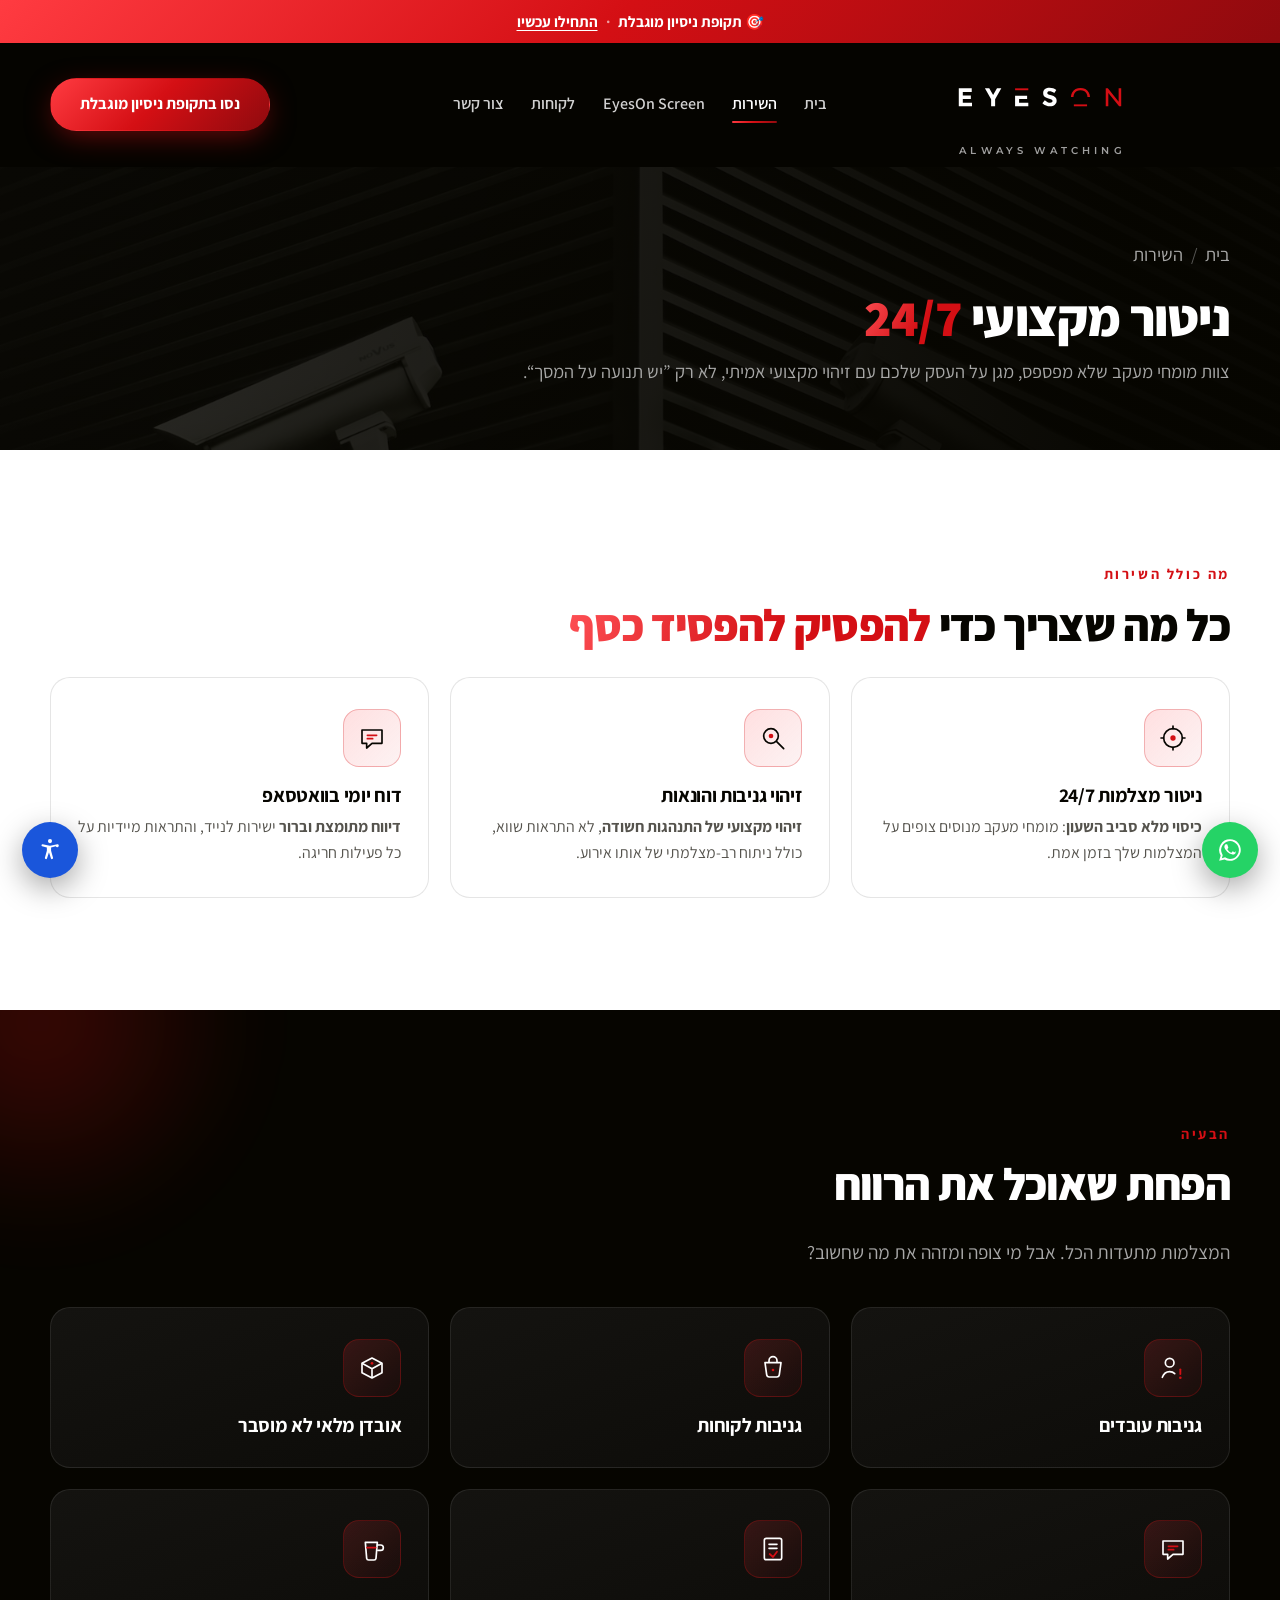
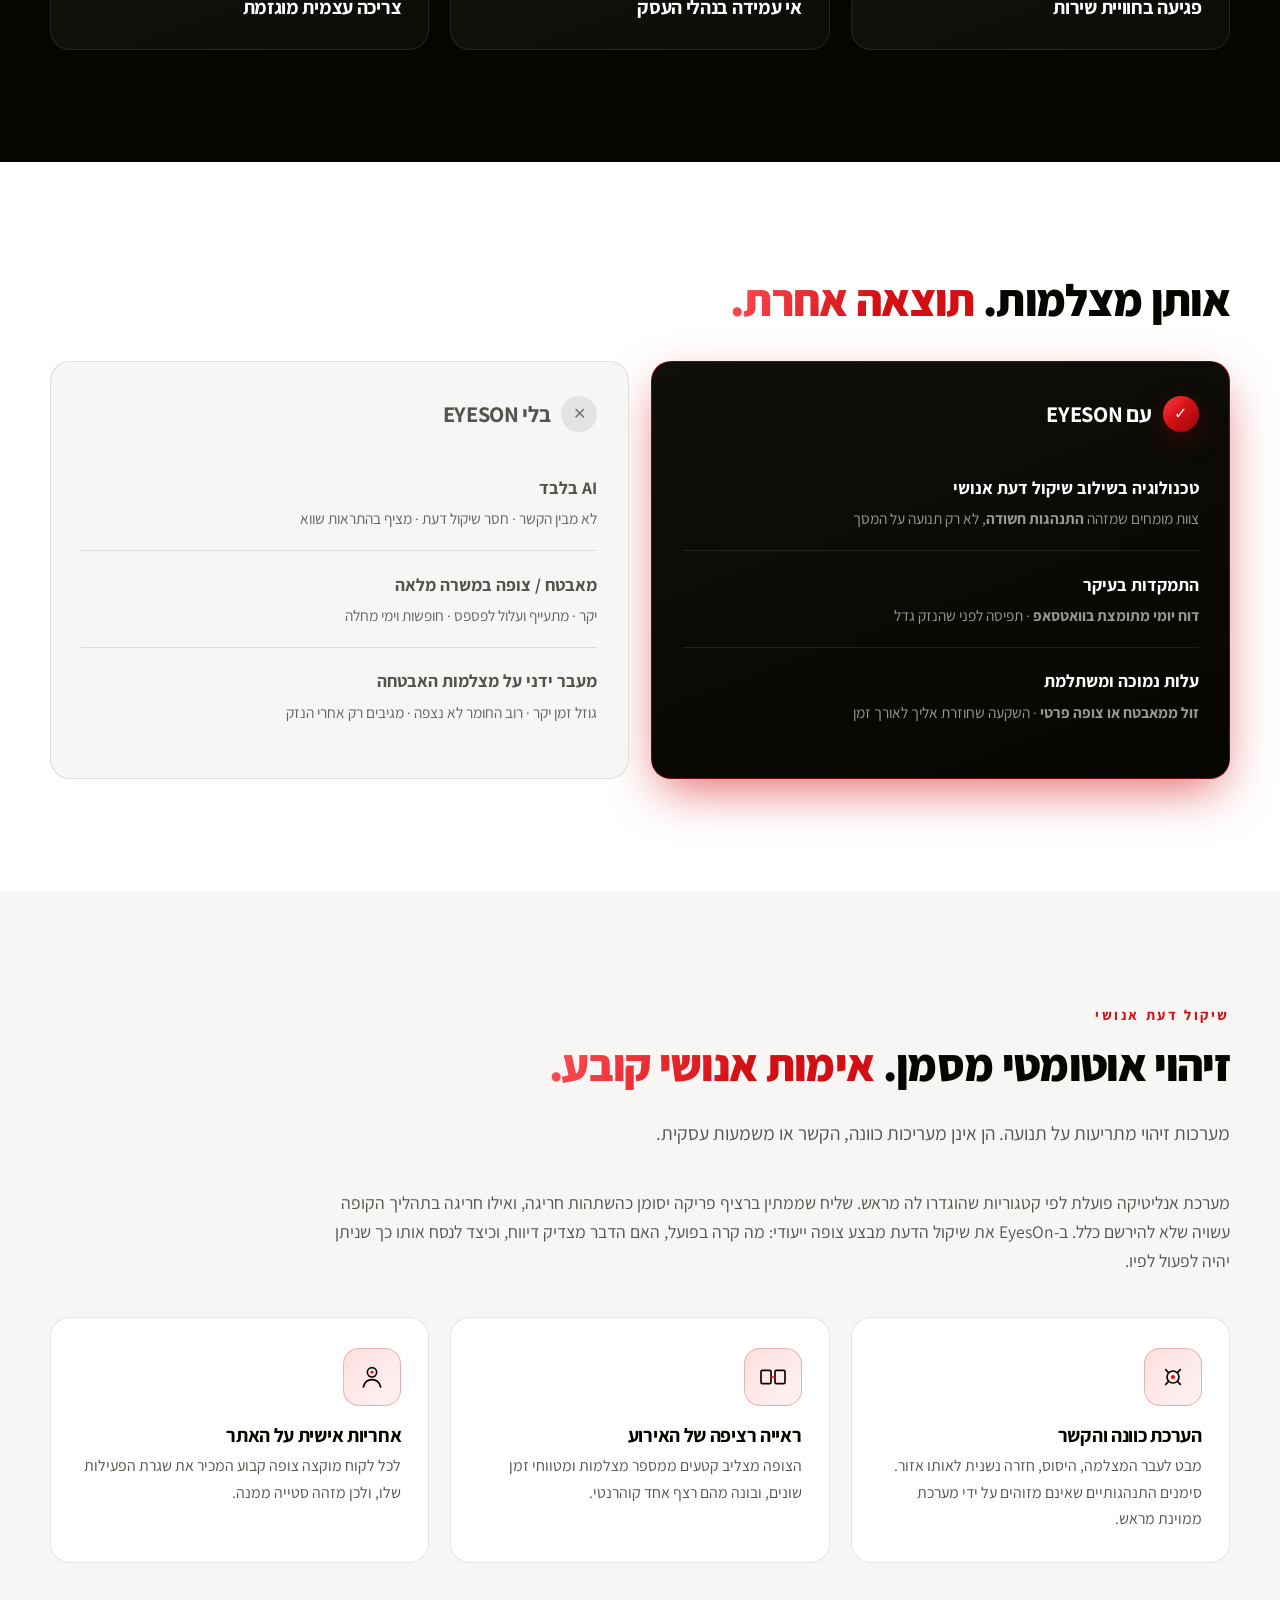
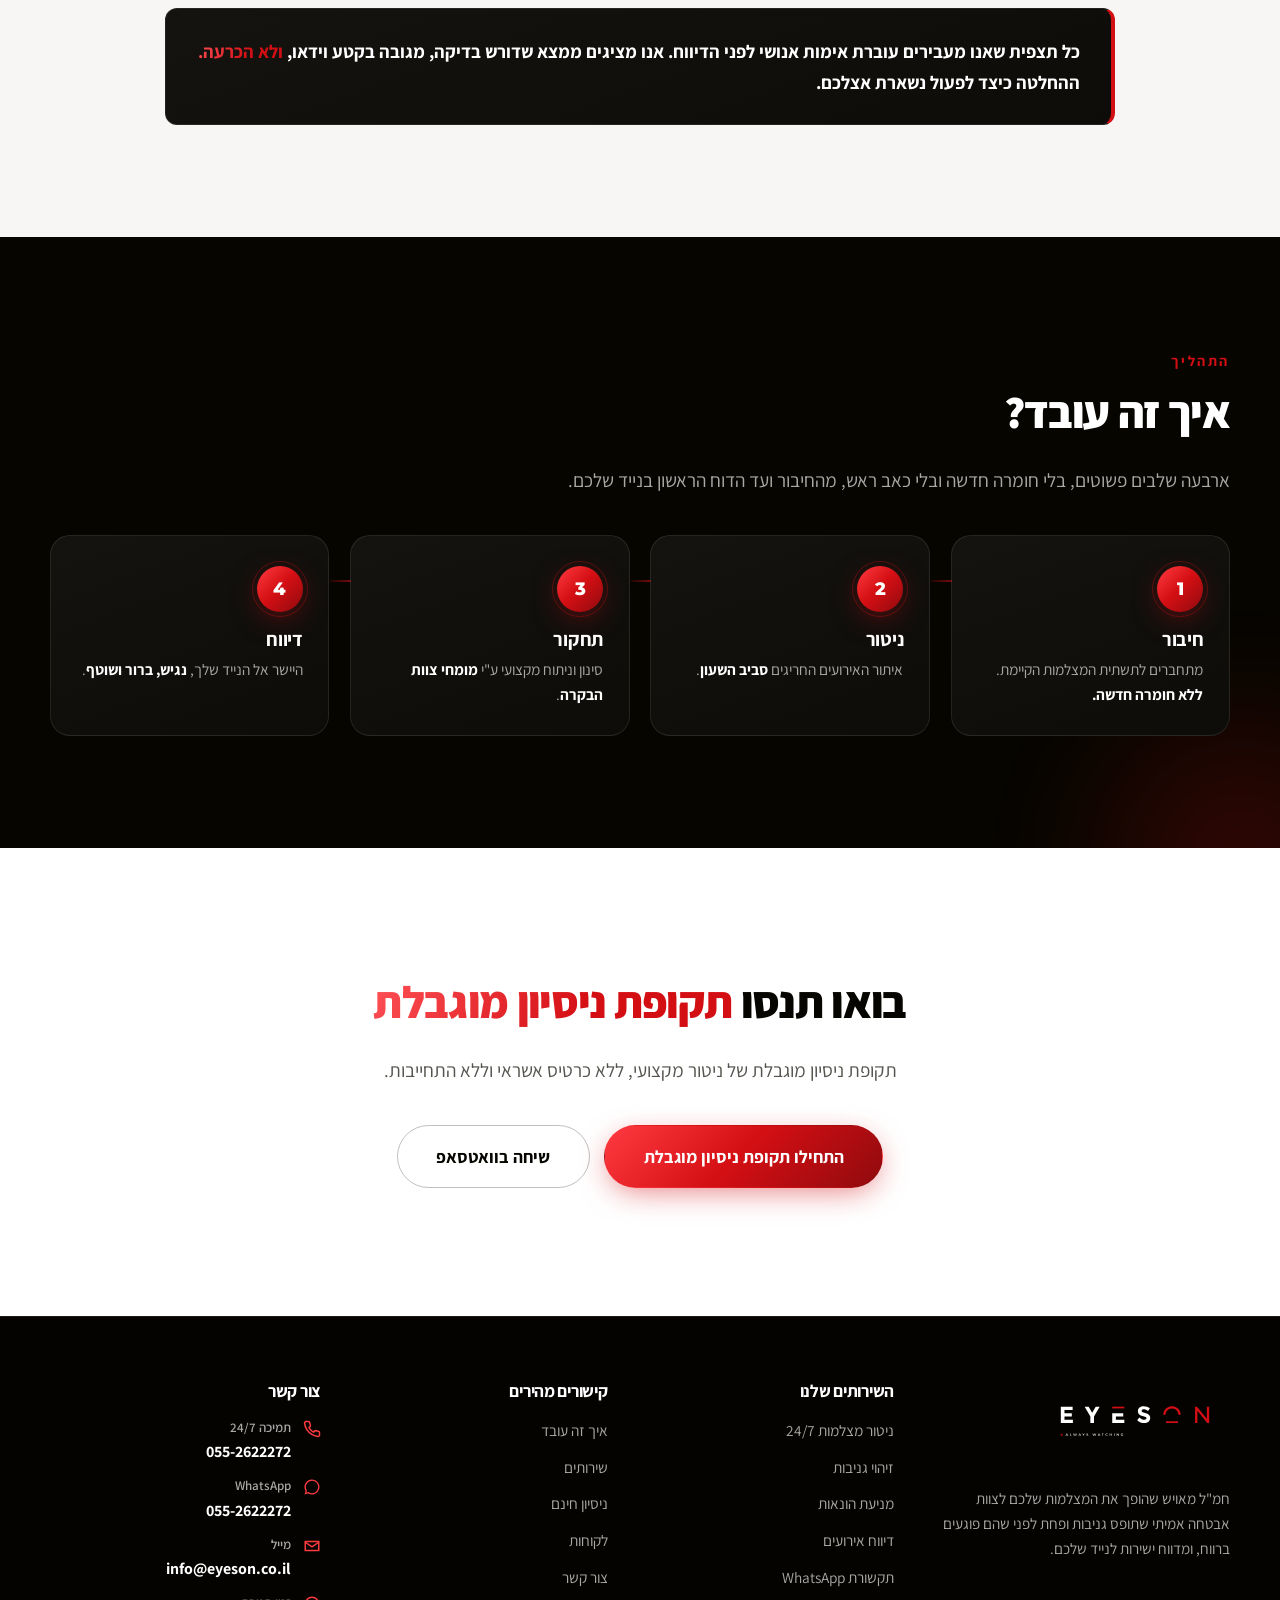
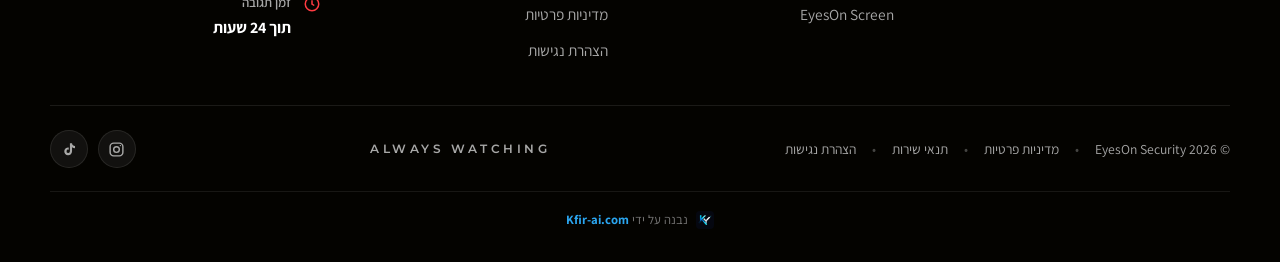
<file: service.html>
﻿<!DOCTYPE html>
<html dir="rtl" lang="he">
<head>
  <meta charset="UTF-8">
  <meta name="viewport" content="width=device-width, initial-scale=1.0">

  <title data-cms="pages.service.title">השירות | EYESON | ניטור מקצועי, תחקור ודיווח לעסק שלך</title>
  <meta name="description" data-cms-attr="content:pages.service.description" content="ניטור מצלמות מקצועי 24/7 ע״י מומחי מעקב: זיהוי גניבות והונאות, ניתוח רב-מצלמתי, דוח יומי בוואטסאפ. תקופת ניסיון מוגבלת, ללא כרטיס אשראי.">
  <meta property="og:title" content="השירות | EYESON">
  <meta property="og:description" content="טכנולוגיה בשילוב שיקול דעת אנושי: ניטור מקצועי, תחקור ודיווח. מתחברים לתשתית הקיימת, ללא חומרה חדשה.">
  <meta property="og:type" content="website">
  <meta property="og:locale" content="he_IL">
  <link rel="icon" type="image/svg+xml" href="assets/favicon.svg">

  <link rel="preconnect" href="https://fonts.googleapis.com">
  <link rel="preconnect" href="https://fonts.gstatic.com" crossorigin>
  <link href="https://fonts.googleapis.com/css2?family=Assistant:wght@400;500;600;700;800&family=Montserrat:wght@500;600;700;800&display=swap" rel="stylesheet">

  <link rel="stylesheet" href="css/styles.css">
</head>
<body>

  <div class="trial-bar">
    <span data-cms="trialBar.emoji">🎯</span> <span data-cms="trialBar.text">תקופת ניסיון מוגבלת</span><span class="sep">·</span><a data-cms="trialBar.ctaText" data-cms-attr="href:trialBar.ctaHrefPage" href="contact.html">התחילו עכשיו</a>
  </div>

  <header class="site-header">
    <div class="header-inner">
      <a href="index.html" class="header-logo" aria-label="EYESON, לעמוד הבית">
        <img src="assets/logos/EyesOn_cleanlogos_noslogen-02.svg" data-cms-attr="alt:contact.brandName" alt="EYESON" width="180" height="76">
        <span class="header-slogan latin" aria-hidden="true" data-cms="contact.slogan">ALWAYS WATCHING</span>
      </a>
      <nav class="main-nav" id="mainNav" aria-label="ניווט ראשי">
        <a data-cms="nav.0.label" data-cms-attr="href:nav.0.href" href="index.html">בית</a>
        <a data-cms="nav.1.label" data-cms-attr="href:nav.1.href" href="service.html" aria-current="page">השירות</a>
        <a data-cms="nav.2.label" data-cms-attr="href:nav.2.href" href="screen.html">EyesOn Screen</a>
        <a data-cms="nav.3.label" data-cms-attr="href:nav.3.href" href="clients.html">לקוחות</a>
        <a data-cms="nav.4.label" data-cms-attr="href:nav.4.href" href="contact.html">צור קשר</a>
      </nav>
      <a class="btn btn-primary header-cta" data-cms="headerCta.label" data-cms-attr="href:headerCta.hrefPage" href="contact.html">נסו בתקופת ניסיון מוגבלת</a>
      <button class="nav-toggle" id="navToggle" aria-label="פתיחת תפריט" aria-expanded="false" aria-controls="mainNav">
        <span></span><span></span><span></span>
      </button>
    </div>
  </header>

  <main>

    <!-- ================= PAGE HERO ================= -->
    <section class="page-hero">
      <img class="page-hero-bg" src="assets/images/cameras-pair.jpg" alt="">
      <div class="container">
        <p class="crumbs reveal"><a data-cms="nav.0.label" data-cms-attr="href:nav.0.href" href="index.html">בית</a><span>/</span>השירות</p>
        <h1 class="reveal">ניטור מקצועי <span class="accent-grad">24/7</span></h1>
        <p class="reveal delay-1">צוות מומחי מעקב שלא מפספס, מגן על העסק שלכם עם זיהוי מקצועי אמיתי, לא רק ”יש תנועה על המסך“.</p>
      </div>
    </section>

    <!-- ================= WHAT YOU GET ================= -->
    <section class="section section-light">
      <div class="container">
        <p class="kicker reveal">מה כולל השירות</p>
        <h2 class="reveal">כל מה שצריך כדי <span class="accent-grad">להפסיק להפסיד כסף</span></h2>

        <div class="cards-3 reveal delay-1">
          <article class="card">
            <div class="card-icon" aria-hidden="true"><svg viewBox="0 0 48 48"><circle cx="24" cy="24" r="14" fill="none" stroke="currentColor" stroke-width="2.5"/><circle cx="24" cy="24" r="4" fill="#d40f14"/><path d="M24 6v4M24 38v4M6 24h4M38 24h4" stroke="currentColor" stroke-width="2.5" stroke-linecap="round"/></svg></div>
            <h3>ניטור מצלמות 24/7</h3>
            <p><strong>כיסוי מלא סביב השעון</strong>: מומחי מעקב מנוסים צופים על המצלמות שלך בזמן אמת.</p>
          </article>
          <article class="card">
            <div class="card-icon" aria-hidden="true"><svg viewBox="0 0 48 48"><circle cx="21" cy="21" r="11" fill="none" stroke="currentColor" stroke-width="2.5"/><path d="M29.5 29.5 40 40" stroke="currentColor" stroke-width="2.5" stroke-linecap="round"/><circle cx="21" cy="21" r="3.5" fill="#d40f14"/></svg></div>
            <h3>זיהוי גניבות והונאות</h3>
            <p><strong>זיהוי מקצועי של התנהגות חשודה</strong>, לא התראות שווא, כולל ניתוח רב-מצלמתי של אותו אירוע.</p>
          </article>
          <article class="card">
            <div class="card-icon" aria-hidden="true"><svg viewBox="0 0 48 48"><path d="M9 12h30v20H24l-8 7v-7H9V12Z" fill="none" stroke="currentColor" stroke-width="2.5" stroke-linejoin="round"/><path d="M17 20h14M17 25h8" stroke="#d40f14" stroke-width="2.5" stroke-linecap="round"/></svg></div>
            <h3>דוח יומי בוואטסאפ</h3>
            <p><strong>דיווח מתומצת וברור</strong> ישירות לנייד, והתראות מיידיות על כל פעילות חריגה.</p>
          </article>
        </div>
      </div>
    </section>

    <!-- ================= THE PROBLEM ================= -->
    <section class="section section-dark" id="problem">
      <div class="arc arc-3" aria-hidden="true"></div>
      <div class="container">
        <p class="kicker reveal">הבעיה</p>
        <h2 class="reveal">הפחת שאוכל את הרווח</h2>
        <p class="section-sub reveal">המצלמות מתעדות הכל. אבל מי צופה ומזהה את מה שחשוב?</p>

        <div class="cards-3 problem-grid reveal delay-1">
          <article class="card card-dark">
            <div class="card-icon" aria-hidden="true"><svg viewBox="0 0 48 48"><circle cx="19" cy="16" r="6.5" fill="none" stroke="currentColor" stroke-width="2.5"/><path d="M8 38c2-5.5 6-8.5 11-8.5 3 0 5.6 1 7.6 3" fill="none" stroke="currentColor" stroke-width="2.5" stroke-linecap="round"/><path d="M35 26v7" stroke="#d40f14" stroke-width="2.8" stroke-linecap="round"/><circle cx="35" cy="38.5" r="1.9" fill="#d40f14"/></svg></div>
            <h3>גניבות עובדים</h3>
          </article>
          <article class="card card-dark">
            <div class="card-icon" aria-hidden="true"><svg viewBox="0 0 48 48"><path d="M12 16h24l-2.5 18a4 4 0 0 1-4 3.5h-11a4 4 0 0 1-4-3.5L12 16Z" fill="none" stroke="currentColor" stroke-width="2.5" stroke-linejoin="round"/><path d="M18 16v-3a6 6 0 0 1 12 0v3" fill="none" stroke="currentColor" stroke-width="2.5"/><circle cx="24" cy="27" r="2" fill="#d40f14"/></svg></div>
            <h3>גניבות לקוחות</h3>
          </article>
          <article class="card card-dark">
            <div class="card-icon" aria-hidden="true"><svg viewBox="0 0 48 48"><path d="M9 17 24 9l15 8v14l-15 8-15-8V17Z" fill="none" stroke="currentColor" stroke-width="2.5" stroke-linejoin="round"/><path d="M9 17l15 8 15-8M24 25v14" fill="none" stroke="currentColor" stroke-width="2.5" stroke-linejoin="round"/><circle cx="24" cy="17" r="2" fill="#d40f14"/></svg></div>
            <h3>אובדן מלאי לא מוסבר</h3>
          </article>
          <article class="card card-dark">
            <div class="card-icon" aria-hidden="true"><svg viewBox="0 0 48 48"><path d="M9 12h30v20H24l-8 7v-7H9V12Z" fill="none" stroke="currentColor" stroke-width="2.5" stroke-linejoin="round"/><path d="M17 20h14M17 25h8" stroke="#d40f14" stroke-width="2.5" stroke-linecap="round"/></svg></div>
            <h3>פגיעה בחוויית שירות</h3>
          </article>
          <article class="card card-dark">
            <div class="card-icon" aria-hidden="true"><svg viewBox="0 0 48 48"><rect x="11" y="8" width="26" height="32" rx="3" fill="none" stroke="currentColor" stroke-width="2.5"/><path d="M18 17h12M18 23h12" stroke="currentColor" stroke-width="2.5" stroke-linecap="round"/><path d="M19 31.5 24 36l6-8" fill="none" stroke="#d40f14" stroke-width="2.6" stroke-linecap="round" stroke-linejoin="round"/></svg></div>
            <h3>אי עמידה בנהלי העסק</h3>
          </article>
          <article class="card card-dark">
            <div class="card-icon" aria-hidden="true"><svg viewBox="0 0 48 48"><path d="M14 14h18l-2 24a3 3 0 0 1-3 2.5h-8a3 3 0 0 1-3-2.5l-2-24Z" fill="none" stroke="currentColor" stroke-width="2.5" stroke-linejoin="round"/><path d="M32 18h5a4 4 0 0 1 0 8h-4.4" fill="none" stroke="currentColor" stroke-width="2.5" stroke-linecap="round"/><path d="M16.5 22h13" stroke="#d40f14" stroke-width="2.5" stroke-linecap="round"/></svg></div>
            <h3>צריכה עצמית מוגזמת</h3>
          </article>
        </div>
      </div>
    </section>

    <!-- ================= COMPARISON (RTL: WITH EyesOn on the right) ================= -->
    <section class="section section-light" id="comparison">
      <div class="container">
        <h2 class="reveal">אותן מצלמות. <span class="accent-grad">תוצאה אחרת.</span></h2>

        <div class="compare reveal delay-1">
          <!-- first in RTL flow = right column -->
          <div class="compare-col compare-with">
            <h3 class="compare-head"><span class="mark mark-v" aria-hidden="true">✓</span>עם EYESON</h3>
            <div class="compare-item">
              <h4>טכנולוגיה בשילוב שיקול דעת אנושי</h4>
              <p>צוות מומחים שמזהה <strong>התנהגות חשודה</strong>, לא רק תנועה על המסך</p>
            </div>
            <div class="compare-item">
              <h4>התמקדות בעיקר</h4>
              <p><strong>דוח יומי מתומצת בוואטסאפ</strong> · תפיסה לפני שהנזק גדל</p>
            </div>
            <div class="compare-item">
              <h4>עלות נמוכה ומשתלמת</h4>
              <p><strong>זול ממאבטח או צופה פרטי</strong> · השקעה שחוזרת אליך לאורך זמן</p>
            </div>
          </div>

          <div class="compare-col compare-without">
            <h3 class="compare-head"><span class="mark mark-x" aria-hidden="true">✕</span>בלי EYESON</h3>
            <div class="compare-item">
              <h4>AI בלבד</h4>
              <p>לא מבין הקשר · חסר שיקול דעת · מציף בהתראות שווא</p>
            </div>
            <div class="compare-item">
              <h4>מאבטח / צופה במשרה מלאה</h4>
              <p>יקר · מתעייף ועלול לפספס · חופשות וימי מחלה</p>
            </div>
            <div class="compare-item">
              <h4>מעבר ידני על מצלמות האבטחה</h4>
              <p>גוזל זמן יקר · רוב החומר לא נצפה · מגיבים רק אחרי הנזק</p>
            </div>
          </div>
        </div>
      </div>
    </section>

    <!-- ================= AI vs HUMAN JUDGMENT ================= -->
    <section class="section section-gray" id="human-vs-ai">
      <div class="container">
        <p class="kicker reveal">שיקול דעת אנושי</p>
        <h2 class="reveal">זיהוי אוטומטי מסמן. <span class="accent-grad">אימות אנושי קובע.</span></h2>
        <p class="section-sub reveal">מערכות זיהוי מתריעות על תנועה. הן אינן מעריכות כוונה, הקשר או משמעות עסקית.</p>

        <p class="reveal delay-1" style="max-width:52em; font-size:1.1rem; color:var(--muted-ink); margin-bottom:2.6rem;">
          מערכת אנליטיקה פועלת לפי קטגוריות שהוגדרו לה מראש. שליח שממתין ברציף פריקה יסומן
          כהשתהות חריגה, ואילו חריגה בתהליך הקופה עשויה שלא להירשם כלל. ב-EyesOn את שיקול
          הדעת מבצע צופה ייעודי: מה קרה בפועל, האם הדבר מצדיק דיווח, וכיצד לנסח אותו כך
          שניתן יהיה לפעול לפיו.
        </p>

        <div class="cards-3 reveal delay-2">
          <article class="card">
            <div class="card-icon" aria-hidden="true">
              <svg viewBox="0 0 48 48"><circle cx="24" cy="24" r="9" fill="none" stroke="currentColor" stroke-width="2.5"/><circle cx="24" cy="24" r="3" fill="#d40f14"/><path d="M13 13l4 4M35 13l-4 4M13 35l4-4M35 35l-4-4" stroke="currentColor" stroke-width="2.5" stroke-linecap="round"/></svg>
            </div>
            <h3>הערכת כוונה והקשר</h3>
            <p>מבט לעבר המצלמה, היסוס, חזרה נשנית לאותו אזור. סימנים התנהגותיים שאינם מזוהים על ידי מערכת ממוינת מראש.</p>
          </article>
          <article class="card">
            <div class="card-icon" aria-hidden="true">
              <svg viewBox="0 0 48 48"><rect x="6" y="14" width="15" height="20" rx="2" fill="none" stroke="currentColor" stroke-width="2.5"/><rect x="27" y="14" width="15" height="20" rx="2" fill="none" stroke="currentColor" stroke-width="2.5"/><path d="M21 24h6" stroke="#d40f14" stroke-width="2.5" stroke-linecap="round"/></svg>
            </div>
            <h3>ראייה רציפה של האירוע</h3>
            <p>הצופה מצליב קטעים ממספר מצלמות ומטווחי זמן שונים, ובונה מהם רצף אחד קוהרנטי.</p>
          </article>
          <article class="card">
            <div class="card-icon" aria-hidden="true">
              <svg viewBox="0 0 48 48"><circle cx="24" cy="17" r="7" fill="none" stroke="currentColor" stroke-width="2.5"/><path d="M11 39c1.8-7 6.5-11 13-11s11.2 4 13 11" fill="none" stroke="currentColor" stroke-width="2.5" stroke-linecap="round"/><circle cx="24" cy="17" r="2.2" fill="#d40f14"/></svg>
            </div>
            <h3>אחריות אישית על האתר</h3>
            <p>לכל לקוח מוקצה צופה קבוע המכיר את שגרת הפעילות שלו, ולכן מזהה סטייה ממנה.</p>
          </article>
        </div>

        <div class="screen-callout reveal delay-2" style="max-width:56em; margin:2.8rem auto 0;">
          <p style="font-size:1.15rem;">כל תצפית שאנו מעבירים עוברת אימות אנושי לפני הדיווח. אנו מציגים ממצא שדורש בדיקה, מגובה בקטע וידאו, <span class="accent-grad">ולא הכרעה.</span> ההחלטה כיצד לפעול נשארת אצלכם.</p>
        </div>
      </div>
    </section>

    <!-- ================= HOW IT WORKS ================= -->
    <section class="section section-dark" id="how">
      <div class="arc arc-4" aria-hidden="true"></div>
      <div class="container">
        <p class="kicker reveal">התהליך</p>
        <h2 class="reveal">איך זה עובד?</h2>
        <p class="section-sub reveal">ארבעה שלבים פשוטים, בלי חומרה חדשה ובלי כאב ראש, מהחיבור ועד הדוח הראשון בנייד שלכם.</p>

        <ol class="steps reveal delay-1">
          <li class="step">
            <span class="step-num">1</span>
            <h3 data-cms="home.process.steps.0.title">חיבור</h3>
            <p data-cms="home.process.steps.0.text">מתחברים לתשתית המצלמות הקיימת. <strong>ללא חומרה חדשה.</strong></p>
          </li>
          <li class="step">
            <span class="step-num">2</span>
            <h3 data-cms="home.process.steps.1.title">ניטור</h3>
            <p data-cms="home.process.steps.1.text">איתור האירועים החריגים <strong>סביב השעון</strong>.</p>
          </li>
          <li class="step">
            <span class="step-num">3</span>
            <h3 data-cms="home.process.steps.2.title">תחקור</h3>
            <p data-cms="home.process.steps.2.text">סינון וניתוח מקצועי ע"י <strong>מומחי צוות הבקרה</strong>.</p>
          </li>
          <li class="step">
            <span class="step-num">4</span>
            <h3 data-cms="home.process.steps.3.title">דיווח</h3>
            <p data-cms="home.process.steps.3.text">היישר אל הנייד שלך, <strong>נגיש, ברור ושוטף</strong>.</p>
          </li>
        </ol>
      </div>
    </section>

    <!-- ================= FREE TRIAL CTA ================= -->
    <section class="section section-light section-cta">
      <div class="container">
        <h2 class="reveal">בואו תנסו <span class="accent-grad">תקופת ניסיון מוגבלת</span></h2>
        <p class="section-sub reveal" style="margin-inline:auto; text-align:center;">תקופת ניסיון מוגבלת של ניטור מקצועי, ללא כרטיס אשראי וללא התחייבות.</p>
        <div class="hero-actions reveal delay-1" style="justify-content:center; margin-top:1.6rem;">
          <a class="btn btn-primary btn-lg" href="contact.html">התחילו תקופת ניסיון מוגבלת</a>
          <a class="btn btn-ghost btn-lg" data-cms-attr="href:contact.whatsappUrl" href="https://wa.me/972552622272" target="_blank" rel="noopener">שיחה בוואטסאפ</a>
        </div>
      </div>
    </section>
  </main>

  <footer class="site-footer">
    <div class="container">
      <div class="footer-top">
        <div class="footer-brand">
          <a href="index.html" aria-label="EYESON, לעמוד הבית">
            <img src="assets/logos/EyesOn_cleanlogos-02.svg" alt="EYESON ALWAYS WATCHING" width="190" height="80">
          </a>
          <p data-cms="footer.tagline">חמ"ל מאויש שהופך את המצלמות שלכם לצוות אבטחה אמיתי שתופס גניבות ופחת לפני שהם פוגעים ברווח, ומדווח ישירות לנייד שלכם.</p>
        </div>
        <div class="footer-col">
          <h3>השירותים שלנו</h3>
          <ul>
            <li><a href="service.html">ניטור מצלמות 24/7</a></li>
            <li><a href="service.html">זיהוי גניבות</a></li>
            <li><a href="service.html">מניעת הונאות</a></li>
            <li><a href="service.html">דיווח אירועים</a></li>
            <li><a href="service.html">תקשורת WhatsApp</a></li>
            <li><a data-cms="nav.2.label" data-cms-attr="href:nav.2.href" href="screen.html">EyesOn Screen</a></li>
          </ul>
        </div>
        <div class="footer-col">
          <h3>קישורים מהירים</h3>
          <ul>
            <li><a href="index.html#how">איך זה עובד</a></li>
            <li><a href="service.html">שירותים</a></li>
            <li><a href="index.html#contact">ניסיון חינם</a></li>
            <li><a data-cms="nav.3.label" data-cms-attr="href:nav.3.href" href="clients.html">לקוחות</a></li>
            <li><a data-cms="nav.4.label" data-cms-attr="href:nav.4.href" href="contact.html">צור קשר</a></li>
            <li><a href="privacy.html">מדיניות פרטיות</a></li>
            <li><a href="accessibility.html">הצהרת נגישות</a></li>
          </ul>
        </div>
        <div class="footer-col">
          <h3>צור קשר</h3>
          <ul class="footer-contact-list">
            <li>
              <span class="fi" aria-hidden="true"><svg viewBox="0 0 24 24" fill="none" stroke="currentColor" stroke-width="2"><path d="M22 16.9v3a2 2 0 0 1-2.2 2 19.8 19.8 0 0 1-8.6-3.1 19.5 19.5 0 0 1-6-6 19.8 19.8 0 0 1-3.1-8.7A2 2 0 0 1 4.1 2h3a2 2 0 0 1 2 1.7c.1 1 .3 2 .7 3a2 2 0 0 1-.5 2.1L8 10.1a16 16 0 0 0 6 6l1.3-1.3a2 2 0 0 1 2.1-.5c1 .4 2 .6 3 .7a2 2 0 0 1 1.6 2Z"/></svg></span>
              <div><b data-cms="contact.supportLabel">תמיכה 24/7</b><a data-cms="contact.phoneDisplay" data-cms-attr="href:contact.phoneHref" href="tel:+972552622272">055-2622272</a></div>
            </li>
            <li>
              <span class="fi" aria-hidden="true"><svg viewBox="0 0 24 24" fill="currentColor"><path d="M12 2a10 10 0 0 0-8.6 15.1L2 22l5-1.3A10 10 0 1 0 12 2Zm0 18.2a8.2 8.2 0 0 1-4.2-1.2l-.3-.2-3 .8.8-2.9-.2-.3A8.2 8.2 0 1 1 12 20.2Z"/></svg></span>
              <div><b>WhatsApp</b><a data-cms="contact.phoneDisplay" data-cms-attr="href:contact.whatsappUrl" href="https://wa.me/972552622272" target="_blank" rel="noopener">055-2622272</a></div>
            </li>
            <li>
              <span class="fi" aria-hidden="true"><svg viewBox="0 0 24 24" fill="none" stroke="currentColor" stroke-width="2"><path d="M3 6h18v12H3z"/><path d="m3 7 9 6 9-6"/></svg></span>
              <div><b>מייל</b><a data-cms="contact.email" data-cms-attr="href:contact.emailHref" href="mailto:info@eyeson.co.il">info@eyeson.co.il</a></div>
            </li>
            <li>
              <span class="fi" aria-hidden="true"><svg viewBox="0 0 24 24" fill="none" stroke="currentColor" stroke-width="2"><circle cx="12" cy="12" r="9"/><path d="M12 7v5l3 2"/></svg></span>
              <div><b>זמן תגובה</b><span class="val" data-cms="contact.responseTime">תוך 24 שעות</span></div>
            </li>
          </ul>
        </div>
      </div>
      <div class="footer-bottom">
        <p class="footer-legal">
          <span>© <span class="js-year">2026</span> <span data-cms="contact.companyName">EyesOn Security</span></span>
          <span class="sep">•</span><a href="privacy.html">מדיניות פרטיות</a>
          <span class="sep">•</span><a href="terms.html">תנאי שירות</a>
          <span class="sep">•</span><a href="accessibility.html">הצהרת נגישות</a>
        </p>
        <p class="latin footer-tag">ALWAYS WATCHING</p>
        <div class="footer-social">
          <a data-cms-attr="href:contact.instagram" href="https://www.instagram.com/eyeson_israel" target="_blank" rel="noopener" aria-label="EYESON באינסטגרם">
            <svg viewBox="0 0 24 24" fill="none" stroke="currentColor" stroke-width="2"><rect x="3" y="3" width="18" height="18" rx="5"/><circle cx="12" cy="12" r="4"/><circle cx="17.5" cy="6.5" r="1" fill="currentColor" stroke="none"/></svg>
          </a>
          <a data-cms-attr="href:contact.tiktok" href="https://www.tiktok.com/@eyeson_israel" target="_blank" rel="noopener" aria-label="EYESON בטיקטוק">
            <svg viewBox="0 0 24 24" fill="currentColor"><path d="M16.6 5.8a4.3 4.3 0 0 1-1-2.8h-3v11.6a2.4 2.4 0 1 1-1.7-2.3V9.2a5.5 5.5 0 1 0 4.7 5.4V8.9a7.2 7.2 0 0 0 4.2 1.3V7.2a4.3 4.3 0 0 1-3.2-1.4Z"/></svg>
          </a>
        </div>
      </div>

      <!-- built-by credit -->
      <p class="footer-credit">
        <a data-cms-attr="href:footer.credit.href" href="https://kfir-ai.com" target="_blank" rel="noopener">
          <img src="assets/kfir-ai-logo.png" alt="" width="18" height="18" loading="lazy">
          <span><span data-cms="footer.credit.text">נבנה על ידי</span> <strong data-cms="footer.credit.name">Kfir-ai.com</strong></span>
        </a>
      </p>
    </div>
  </footer>

  <a class="whatsapp-fab" data-cms-attr="href:contact.whatsappUrl" href="https://wa.me/972552622272" target="_blank" rel="noopener" aria-label="שלחו לנו הודעת וואטסאפ">
    <svg viewBox="0 0 24 24" width="26" height="26" aria-hidden="true"><path fill="currentColor" d="M12 2a10 10 0 0 0-8.6 15.1L2 22l5-1.3A10 10 0 1 0 12 2Zm0 18.2a8.2 8.2 0 0 1-4.2-1.2l-.3-.2-3 .8.8-2.9-.2-.3A8.2 8.2 0 1 1 12 20.2Zm4.6-6.1c-.3-.1-1.5-.7-1.7-.8-.2-.1-.4-.1-.6.1l-.8 1c-.1.2-.3.2-.5.1a6.7 6.7 0 0 1-3.3-2.9c-.3-.4 0-.5.1-.7l.4-.5c.1-.2.1-.3.2-.5v-.5L9.5 7c-.2-.5-.4-.4-.6-.4h-.5c-.2 0-.5.1-.7.3-.2.3-.9.9-.9 2.1s.9 2.4 1 2.6c.1.2 1.8 2.8 4.4 3.9.6.3 1.1.4 1.5.5.6.2 1.2.2 1.6.1.5-.1 1.5-.6 1.7-1.2.2-.6.2-1.1.2-1.2l-.6-.5Z"/></svg>
  </a>

  <script src="js/main.js"></script>
  <script src="js/a11y.js" defer></script>
</body>
</html>
</file>
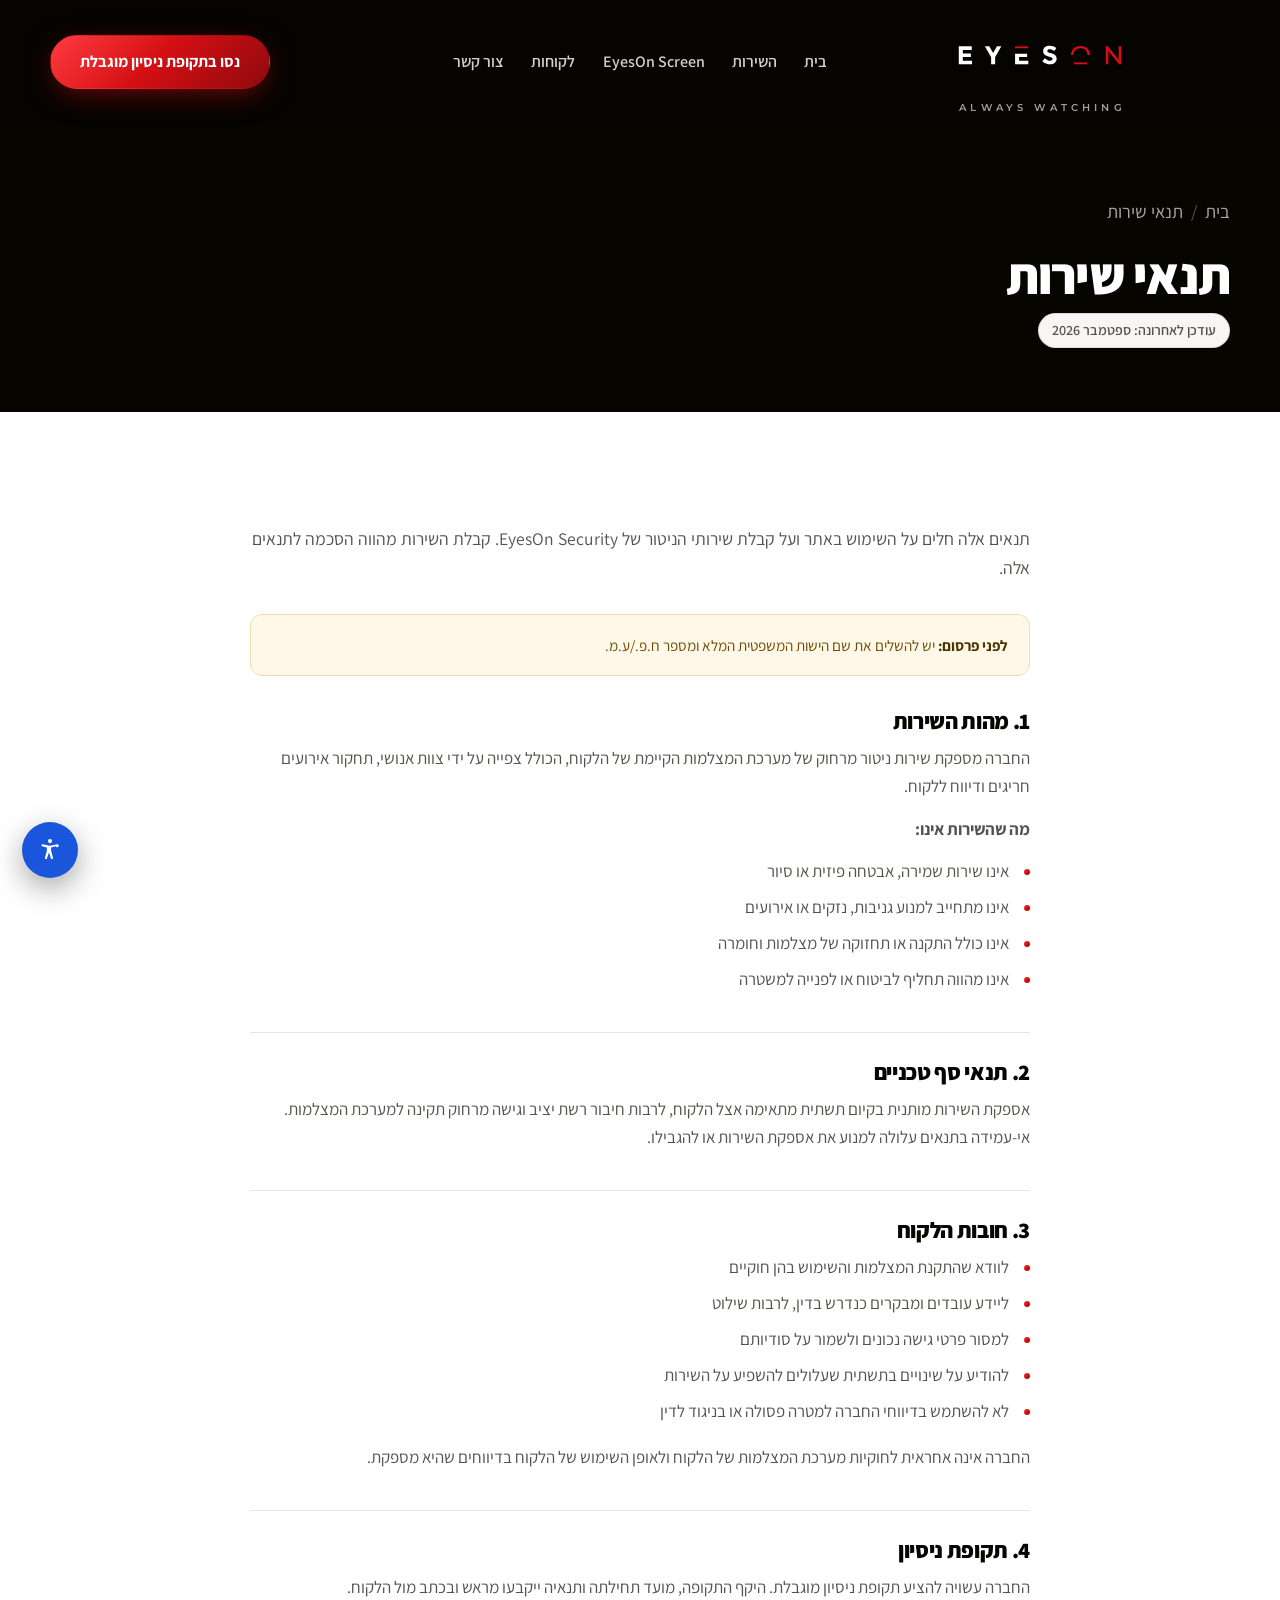
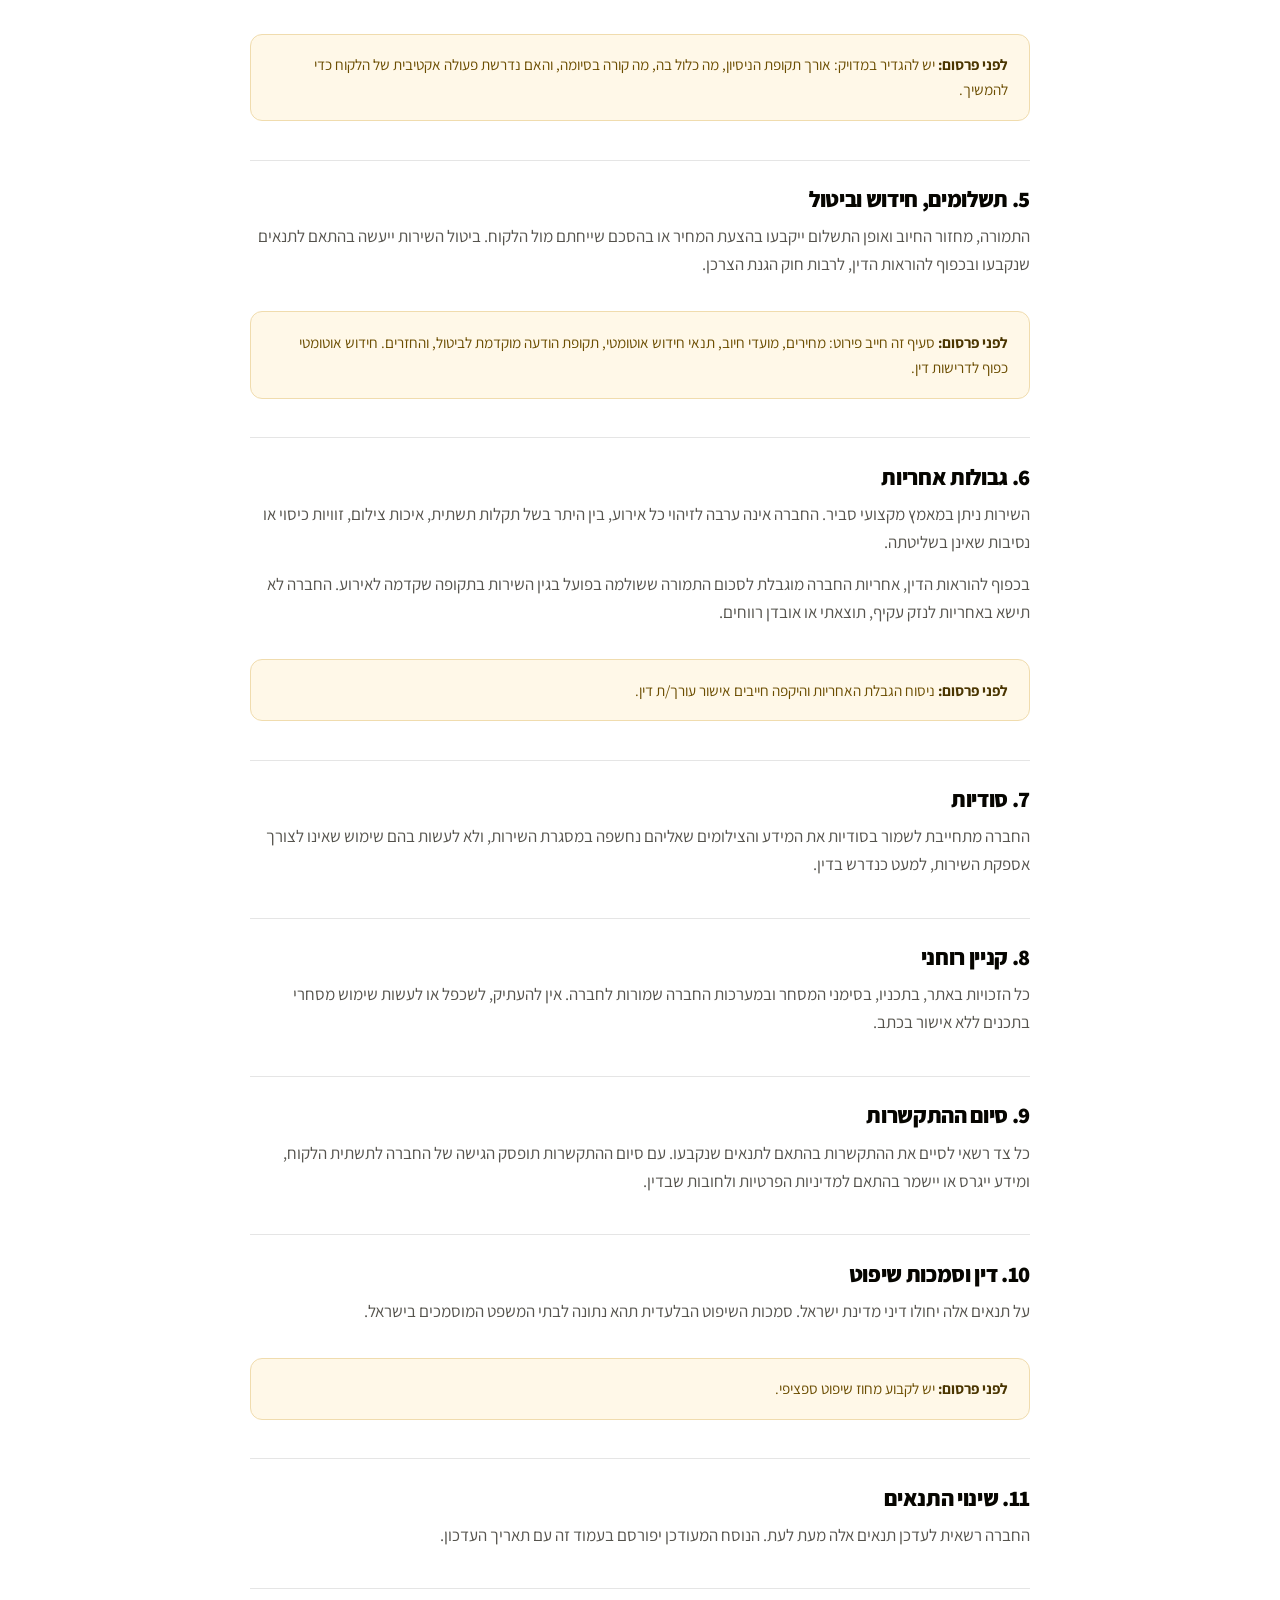
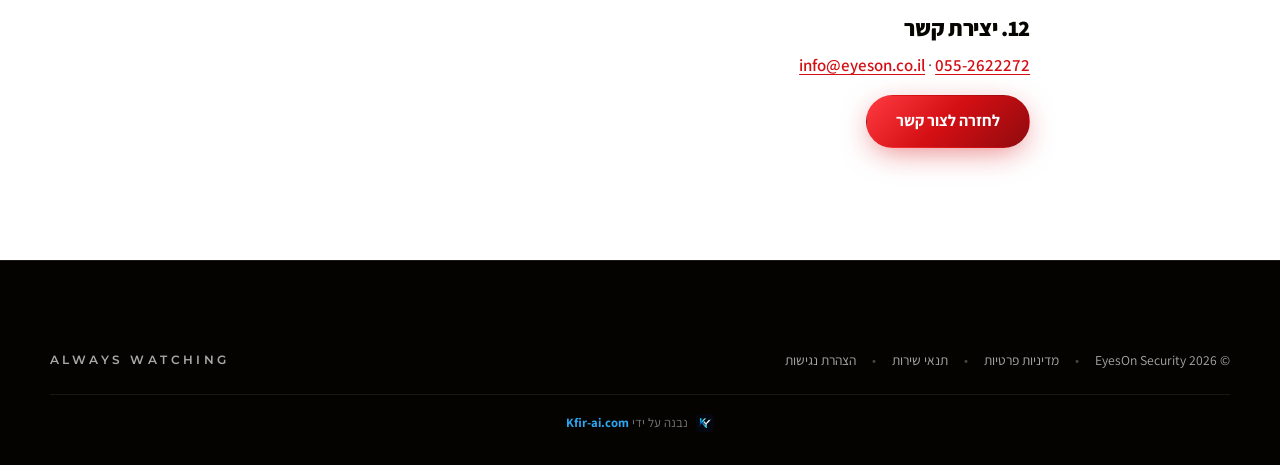
<file: terms.html>
﻿<!DOCTYPE html>
<html dir="rtl" lang="he">
<head>
  <meta charset="UTF-8">
  <meta name="viewport" content="width=device-width, initial-scale=1.0">
  <title data-cms="pages.terms.title">תנאי שירות | EYESON</title>
  <meta name="description" data-cms-attr="content:pages.terms.description" content="תנאי השירות של EYESON: היקף השירות, תקופת הניסיון, תשלומים וביטול.">
  <meta name="robots" content="noindex">
  <link rel="icon" type="image/svg+xml" href="assets/favicon.svg">
  <link rel="preconnect" href="https://fonts.googleapis.com">
  <link rel="preconnect" href="https://fonts.gstatic.com" crossorigin>
  <link href="https://fonts.googleapis.com/css2?family=Assistant:wght@400;500;600;700;800&family=Montserrat:wght@500;600;700;800&display=swap" rel="stylesheet">
  <link rel="stylesheet" href="css/styles.css">
</head>
<body>

  <header class="site-header">
    <div class="header-inner">
      <a href="index.html" class="header-logo" aria-label="EYESON, לעמוד הבית">
        <img src="assets/logos/EyesOn_cleanlogos_noslogen-02.svg" data-cms-attr="alt:contact.brandName" alt="EYESON" width="180" height="76">
        <span class="header-slogan latin" aria-hidden="true" data-cms="contact.slogan">ALWAYS WATCHING</span>
      </a>
      <nav class="main-nav" id="mainNav" aria-label="ניווט ראשי">
        <a data-cms="nav.0.label" data-cms-attr="href:nav.0.href" href="index.html">בית</a>
        <a data-cms="nav.1.label" data-cms-attr="href:nav.1.href" href="service.html">השירות</a>
        <a data-cms="nav.2.label" data-cms-attr="href:nav.2.href" href="screen.html">EyesOn Screen</a>
        <a data-cms="nav.3.label" data-cms-attr="href:nav.3.href" href="clients.html">לקוחות</a>
        <a data-cms="nav.4.label" data-cms-attr="href:nav.4.href" href="contact.html">צור קשר</a>
      </nav>
      <a class="btn btn-primary header-cta" data-cms="headerCta.label" data-cms-attr="href:headerCta.hrefPage" href="contact.html">נסו בתקופת ניסיון מוגבלת</a>
      <button class="nav-toggle" id="navToggle" aria-label="פתיחת תפריט" aria-expanded="false" aria-controls="mainNav">
        <span></span><span></span><span></span>
      </button>
    </div>
  </header>

  <main>
    <section class="page-hero">
      <div class="container">
        <p class="crumbs"><a data-cms="nav.0.label" data-cms-attr="href:nav.0.href" href="index.html">בית</a><span>/</span>תנאי שירות</p>
        <h1>תנאי שירות</h1>
        <p><span class="legal-updated">עודכן לאחרונה: ספטמבר 2026</span></p>
      </div>
    </section>

    <!--
      TODO(client): שלד מקיף אך אינו ייעוץ משפטי. חובה להעביר לעורך/ת דין,
      ובפרט: תנאי תקופת הניסיון, מדיניות התשלום והביטול מול חוק הגנת הצרכן,
      גבולות האחריות, וסמכות השיפוט.
    -->
    <section class="section section-light">
      <div class="container legal">

        <p class="lead">
          תנאים אלה חלים על השימוש באתר ועל קבלת שירותי הניטור של EyesOn Security.
          קבלת השירות מהווה הסכמה לתנאים אלה.
        </p>

        <div class="legal-note">
          <strong>לפני פרסום:</strong> יש להשלים את שם הישות המשפטית המלא ומספר ח.פ./ע.מ.
        </div>

        <h2>1. מהות השירות</h2>
        <p>
          החברה מספקת שירות ניטור מרחוק של מערכת המצלמות הקיימת של הלקוח, הכולל
          צפייה על ידי צוות אנושי, תחקור אירועים חריגים ודיווח ללקוח.
        </p>
        <p><strong>מה שהשירות אינו:</strong></p>
        <ul>
          <li>אינו שירות שמירה, אבטחה פיזית או סיור</li>
          <li>אינו מתחייב למנוע גניבות, נזקים או אירועים</li>
          <li>אינו כולל התקנה או תחזוקה של מצלמות וחומרה</li>
          <li>אינו מהווה תחליף לביטוח או לפנייה למשטרה</li>
        </ul>

        <h2>2. תנאי סף טכניים</h2>
        <p>
          אספקת השירות מותנית בקיום תשתית מתאימה אצל הלקוח, לרבות חיבור רשת יציב
          וגישה מרחוק תקינה למערכת המצלמות. אי-עמידה בתנאים עלולה למנוע את אספקת
          השירות או להגבילו.
        </p>

        <h2>3. חובות הלקוח</h2>
        <ul>
          <li>לוודא שהתקנת המצלמות והשימוש בהן חוקיים</li>
          <li>ליידע עובדים ומבקרים כנדרש בדין, לרבות שילוט</li>
          <li>למסור פרטי גישה נכונים ולשמור על סודיותם</li>
          <li>להודיע על שינויים בתשתית שעלולים להשפיע על השירות</li>
          <li>לא להשתמש בדיווחי החברה למטרה פסולה או בניגוד לדין</li>
        </ul>
        <p>
          החברה אינה אחראית לחוקיות מערכת המצלמות של הלקוח ולאופן השימוש של הלקוח
          בדיווחים שהיא מספקת.
        </p>

        <h2>4. תקופת ניסיון</h2>
        <p>
          החברה עשויה להציע תקופת ניסיון מוגבלת. היקף התקופה, מועד תחילתה ותנאיה
          ייקבעו מראש ובכתב מול הלקוח.
        </p>

        <div class="legal-note">
          <strong>לפני פרסום:</strong> יש להגדיר במדויק: אורך תקופת הניסיון, מה כלול בה, מה קורה
          בסיומה, והאם נדרשת פעולה אקטיבית של הלקוח כדי להמשיך.
        </div>

        <h2>5. תשלומים, חידוש וביטול</h2>
        <p>
          התמורה, מחזור החיוב ואופן התשלום ייקבעו בהצעת המחיר או בהסכם שייחתם מול
          הלקוח. ביטול השירות ייעשה בהתאם לתנאים שנקבעו ובכפוף להוראות הדין,
          לרבות חוק הגנת הצרכן.
        </p>

        <div class="legal-note">
          <strong>לפני פרסום:</strong> סעיף זה חייב פירוט: מחירים, מועדי חיוב, תנאי חידוש אוטומטי,
          תקופת הודעה מוקדמת לביטול, והחזרים. חידוש אוטומטי כפוף לדרישות דין.
        </div>

        <h2>6. גבולות אחריות</h2>
        <p>
          השירות ניתן במאמץ מקצועי סביר. החברה אינה ערבה לזיהוי כל אירוע, בין היתר
          בשל תקלות תשתית, איכות צילום, זוויות כיסוי או נסיבות שאינן בשליטתה.
        </p>
        <p>
          בכפוף להוראות הדין, אחריות החברה מוגבלת לסכום התמורה ששולמה בפועל בגין
          השירות בתקופה שקדמה לאירוע. החברה לא תישא באחריות לנזק עקיף, תוצאתי או
          אובדן רווחים.
        </p>

        <div class="legal-note">
          <strong>לפני פרסום:</strong> ניסוח הגבלת האחריות והיקפה חייבים אישור עורך/ת דין.
        </div>

        <h2>7. סודיות</h2>
        <p>
          החברה מתחייבת לשמור בסודיות את המידע והצילומים שאליהם נחשפה במסגרת
          השירות, ולא לעשות בהם שימוש שאינו לצורך אספקת השירות, למעט כנדרש בדין.
        </p>

        <h2>8. קניין רוחני</h2>
        <p>
          כל הזכויות באתר, בתכניו, בסימני המסחר ובמערכות החברה שמורות לחברה. אין
          להעתיק, לשכפל או לעשות שימוש מסחרי בתכנים ללא אישור בכתב.
        </p>

        <h2>9. סיום ההתקשרות</h2>
        <p>
          כל צד רשאי לסיים את ההתקשרות בהתאם לתנאים שנקבעו. עם סיום ההתקשרות תופסק
          הגישה של החברה לתשתית הלקוח, ומידע ייגרס או יישמר בהתאם למדיניות הפרטיות
          ולחובות שבדין.
        </p>

        <h2>10. דין וסמכות שיפוט</h2>
        <p>
          על תנאים אלה יחולו דיני מדינת ישראל. סמכות השיפוט הבלעדית תהא נתונה
          לבתי המשפט המוסמכים בישראל.
        </p>

        <div class="legal-note">
          <strong>לפני פרסום:</strong> יש לקבוע מחוז שיפוט ספציפי.
        </div>

        <h2>11. שינוי התנאים</h2>
        <p>
          החברה רשאית לעדכן תנאים אלה מעת לעת. הנוסח המעודכן יפורסם בעמוד זה עם
          תאריך העדכון.
        </p>

        <h2>12. יצירת קשר</h2>
        <p><a data-cms="contact.email" data-cms-attr="href:contact.emailHref" href="mailto:info@eyeson.co.il" class="accent">info@eyeson.co.il</a> · <a data-cms="contact.phoneDisplay" data-cms-attr="href:contact.phoneHref" href="tel:+972552622272" class="accent">055-2622272</a></p>

        <a class="btn btn-primary" href="contact.html">לחזרה לצור קשר</a>
      </div>
    </section>
  </main>

  <footer class="site-footer">
    <div class="container">
      <div class="footer-bottom" style="border-top:0;">
        <p class="footer-legal">
          <span>© <span class="js-year">2026</span> <span data-cms="contact.companyName">EyesOn Security</span></span>
          <span class="sep">•</span><a href="privacy.html">מדיניות פרטיות</a>
          <span class="sep">•</span><a href="terms.html">תנאי שירות</a>
          <span class="sep">•</span><a href="accessibility.html">הצהרת נגישות</a>
        </p>
        <p class="latin footer-tag">ALWAYS WATCHING</p>
      </div>

      <!-- built-by credit -->
      <p class="footer-credit">
        <a data-cms-attr="href:footer.credit.href" href="https://kfir-ai.com" target="_blank" rel="noopener">
          <img src="assets/kfir-ai-logo.png" alt="" width="18" height="18" loading="lazy">
          <span><span data-cms="footer.credit.text">נבנה על ידי</span> <strong data-cms="footer.credit.name">Kfir-ai.com</strong></span>
        </a>
      </p>
    </div>
  </footer>

  <script src="js/main.js"></script>
  <script src="js/a11y.js" defer></script>
</body>
</html>
</file>
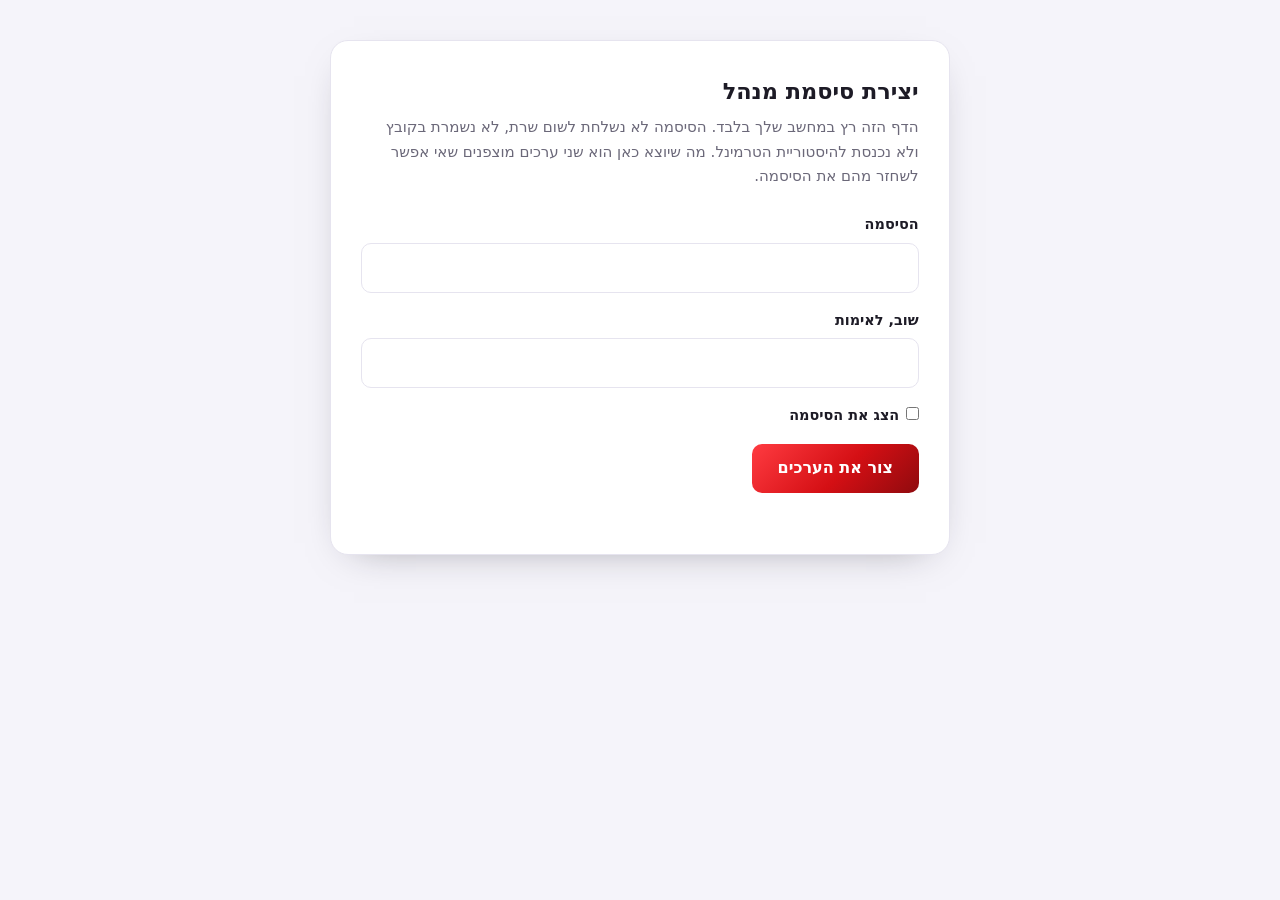
<file: scripts/make-password.html>
<!DOCTYPE html>
<html dir="rtl" lang="he">
<head>
<meta charset="UTF-8">
<meta name="viewport" content="width=device-width, initial-scale=1.0">
<meta name="robots" content="noindex, nofollow">
<title>יצירת סיסמת מנהל | EYESON</title>
<style>
  :root { --ink:#1d1b26; --soft:#6b6879; --line:#e6e4ef; --bg:#f5f4fa; --red:#d40f14; }
  * { margin:0; padding:0; box-sizing:border-box; }
  body {
    font-family: "Assistant", system-ui, "Segoe UI", sans-serif;
    background: var(--bg); color: var(--ink);
    display: grid; place-items: start center;
    min-height: 100vh; padding: 2.5rem 1.2rem;
    line-height: 1.65;
  }
  .card {
    width: min(620px, 100%);
    background:#fff; border:1px solid var(--line); border-radius:18px;
    padding: 2rem 1.9rem;
    box-shadow: 0 12px 40px -24px rgba(29,27,38,.5);
  }
  h1 { font-size:1.4rem; margin-bottom:.3rem; }
  .sub { color:var(--soft); font-size:.94rem; margin-bottom:1.5rem; }
  label { display:block; font-weight:700; font-size:.9rem; margin-bottom:.35rem; }
  .row { margin-bottom:1rem; }
  input[type=password], input[type=text] {
    width:100%; padding:.68rem .85rem; font:inherit;
    border:1px solid var(--line); border-radius:10px; direction:ltr; text-align:left;
  }
  input:focus { outline:none; border-color:var(--red); box-shadow:0 0 0 3px #fdecec; }
  button {
    font:inherit; font-weight:700; cursor:pointer; border:0; border-radius:10px;
    padding:.7rem 1.6rem; color:#fff;
    background:linear-gradient(135deg,#ff3b41,#d40f14 55%,#8f0a0e);
  }
  button:disabled { opacity:.45; cursor:default; }
  .msg { min-height:1.4em; font-size:.9rem; font-weight:600; color:var(--red); margin-top:.6rem; }
  .out { margin-top:1.6rem; display:none; }
  .out.show { display:block; }
  .field-out { margin-bottom:1rem; }
  .field-out b { display:block; font-size:.82rem; letter-spacing:.04em; margin-bottom:.3rem; }
  textarea {
    width:100%; font-family:ui-monospace,Consolas,monospace; font-size:.8rem;
    direction:ltr; text-align:left; border:1px solid var(--line); border-radius:10px;
    padding:.7rem; resize:vertical; min-height:4.2em; background:#fbfaff;
  }
  .note { background:#fff5e0; border:1px solid #f0dcae; color:#7a5600;
          border-radius:12px; padding:.85rem 1rem; font-size:.88rem; margin-top:1.2rem; }
  .ok { color:#1f7a44; }
</style>
</head>
<body>
<div class="card">
  <h1>יצירת סיסמת מנהל</h1>
  <p class="sub">
    הדף הזה רץ במחשב שלך בלבד. הסיסמה לא נשלחת לשום שרת, לא נשמרת בקובץ
    ולא נכנסת להיסטוריית הטרמינל. מה שיוצא כאן הוא שני ערכים מוצפנים
    שאי אפשר לשחזר מהם את הסיסמה.
  </p>

  <form id="form">
    <div class="row">
      <label for="p1">הסיסמה</label>
      <input type="password" id="p1" autocomplete="new-password" required>
    </div>
    <div class="row">
      <label for="p2">שוב, לאימות</label>
      <input type="password" id="p2" autocomplete="new-password" required>
    </div>
    <div class="row">
      <label><input type="checkbox" id="reveal" style="width:auto;margin-inline-end:.4rem">הצג את הסיסמה</label>
    </div>
    <button type="submit" id="go">צור את הערכים</button>
    <p class="msg" id="msg"></p>
  </form>

  <div class="out" id="out">
    <div class="field-out">
      <b>ADMIN_PASSWORD_HASH</b>
      <textarea id="hash" readonly onclick="this.select()"></textarea>
    </div>
    <div class="field-out">
      <b>SESSION_SECRET</b>
      <textarea id="secret" readonly onclick="this.select()"></textarea>
    </div>
    <div class="note">
      העתיקו את שני הערכים אל משתני הסביבה ב-Vercel, ואז סגרו את הדף.
      <b>את הסיסמה עצמה שמרו במנהל הסיסמאות שלכם</b> — היא לא נשמרת כאן,
      ואם תשכחו אותה פשוט מייצרים ערכים חדשים.
    </div>
  </div>
</div>

<script>
(function () {
  "use strict";
  var ITERATIONS = 600000;           // OWASP guidance for PBKDF2-HMAC-SHA256
  var $ = function (id) { return document.getElementById(id); };

  function hex(buf) {
    return Array.prototype.map
      .call(new Uint8Array(buf), function (b) { return b.toString(16).padStart(2, "0"); })
      .join("");
  }

  $("reveal").addEventListener("change", function () {
    var t = this.checked ? "text" : "password";
    $("p1").type = t; $("p2").type = t;
  });

  function problem(pw, pw2) {
    if (pw.length < 12) return "קצרה מדי — לפחות 12 תווים (הוקלדו " + pw.length + ").";
    if (/^[0-9]+$/.test(pw)) return "ספרות בלבד. הוסיפו אותיות.";
    if (/^[a-zA-Z]+$/.test(pw) && pw.length < 16) return "אותיות בלבד וקצרה. הוסיפו ספרה או סימן.";
    if (/[֐-׿]/.test(pw)) return "יש כאן אותיות בעברית — השתמשו באנגלית, אחרת לא תוכלו להקליד אותה מכל מקלדת.";
    if (pw !== pw2) return "שתי ההקלדות לא זהות.";
    return null;
  }

  $("form").addEventListener("submit", function (e) {
    e.preventDefault();
    var msg = $("msg");
    msg.textContent = "";
    msg.className = "msg";
    $("out").classList.remove("show");

    var pw = $("p1").value, pw2 = $("p2").value;
    var bad = problem(pw, pw2);
    if (bad) { msg.textContent = bad; return; }

    if (!window.crypto || !window.crypto.subtle) {
      msg.textContent = "הדפדפן לא תומך בהצפנה הנדרשת. פתחו את הדף בכרום.";
      return;
    }

    $("go").disabled = true;
    msg.textContent = "מחשב… (לוקח כמה שניות, זה מכוון)";

    var salt = crypto.getRandomValues(new Uint8Array(16));
    crypto.subtle
      .importKey("raw", new TextEncoder().encode(pw), "PBKDF2", false, ["deriveBits"])
      .then(function (key) {
        return crypto.subtle.deriveBits(
          { name: "PBKDF2", salt: salt, iterations: ITERATIONS, hash: "SHA-256" },
          key, 256
        );
      })
      .then(function (bits) {
        $("hash").value = "pbkdf2$" + ITERATIONS + "$" + hex(salt) + "$" + hex(bits);
        $("secret").value = hex(crypto.getRandomValues(new Uint8Array(36)));
        $("out").classList.add("show");
        msg.textContent = "מוכן. העתיקו את שני הערכים.";
        msg.className = "msg ok";
        $("p1").value = ""; $("p2").value = "";
        $("go").disabled = false;
      })
      .catch(function () {
        msg.textContent = "החישוב נכשל. נסו שוב.";
        $("go").disabled = false;
      });
  });
})();
</script>
</body>
</html>
</file>
<file: css/styles.css>
/* ============================================================
   EYESON — brand stylesheet
   Palette (official brand guide):
   --white #FFFFFF · --gray #A8A8A7 · --red #D40F14 · --black #060500
   Red is used as a *system* (gradient + glow + tints), not a flat fill.
   Fonts: Assistant (Hebrew) + Montserrat (Latin / logo contexts)
   ============================================================ */

:root {
  --white: #ffffff;
  --gray: #a8a8a7;
  --red: #d40f14;
  --black: #060500;

  /* red system — richer, more premium than a flat fill */
  --red-bright: #ff3b41;
  --red-deep: #8f0a0e;
  --grad-red: linear-gradient(135deg, #ff3b41 0%, #d40f14 48%, #8f0a0e 100%);
  --grad-red-soft: linear-gradient(135deg, rgba(255, 59, 65, 0.16), rgba(212, 15, 20, 0.05));
  --glow-red: 0 8px 30px -6px rgba(212, 15, 20, 0.55);
  --glow-red-lg: 0 18px 50px -10px rgba(212, 15, 20, 0.65);

  /* surface tints/shades of the brand black */
  --surface-1: #0d0c09;
  --surface-2: #141310;
  --surface-3: #1c1b17;
  --border-dark: rgba(255, 255, 255, 0.09);
  --border-light: rgba(6, 5, 0, 0.1);
  --light-bg: #f7f6f4;
  --muted-ink: #55534d;

  --font-he: "Assistant", "Montserrat", system-ui, sans-serif;
  --font-latin: "Montserrat", "Assistant", system-ui, sans-serif;

  --radius: 20px;
  --radius-sm: 12px;
  --container: 1180px;
  --header-h: 124px;
  /* the header shrinks to this once scrolled (.site-header.scrolled) — the
     pinned hero sticks to THIS value, otherwise a strip of page background
     shows between the shrunk header and the hero */
  --header-h-compact: 92px;
  --ease: cubic-bezier(0.22, 1, 0.36, 1);
}

* { margin: 0; padding: 0; box-sizing: border-box; }

html { scroll-behavior: smooth; scroll-padding-top: calc(var(--header-h) + 12px); }

body {
  font-family: var(--font-he);
  font-size: 1.06rem;
  line-height: 1.65;
  color: var(--black);
  background: var(--black);
  overflow-x: hidden; /* fallback */
  overflow-x: clip;   /* avoids forcing overflow-y:auto per the CSS overflow spec */
  -webkit-font-smoothing: antialiased;
}

img, svg { display: block; max-width: 100%; }
a { color: inherit; text-decoration: none; }
ul, ol { list-style: none; }

.latin { font-family: var(--font-latin); direction: ltr; }

.container { width: min(var(--container), 100% - 2.5rem); margin-inline: auto; }

/* ---------- typography ---------- */
h1, h2, h3 { font-weight: 800; line-height: 1.16; letter-spacing: -0.015em; }
h1 { font-size: clamp(2.2rem, 4.8vw, 3.6rem); }
h2 { font-size: clamp(1.9rem, 3.8vw, 2.8rem); margin-bottom: 0.6em; }
h3 { font-size: 1.22rem; font-weight: 700; }

.accent { color: var(--red); }
/* gradient accent text — used sparingly on key marketing lines */
.accent-grad {
  background: linear-gradient(120deg, #ff5257, var(--red) 60%);
  -webkit-background-clip: text;
  background-clip: text;
  color: transparent;
}

.kicker {
  display: block;
  font-weight: 700;
  font-size: 0.9rem;
  letter-spacing: 0.18em;
  color: var(--red);
  text-transform: uppercase;
  margin-bottom: 0.8rem;
}
.section-light .kicker, .section-gray .kicker { color: var(--red); }

.section-sub { font-size: 1.2rem; color: var(--gray); max-width: 36em; margin-bottom: 2.4rem; }
.section-light .section-sub, .section-gray .section-sub { color: var(--muted-ink); }

.fine-print { font-size: 0.85rem; color: var(--gray); opacity: 0.78; margin-top: 1.1rem; }
.section-light .fine-print, .section-gray .fine-print { color: var(--muted-ink); }

.pill {
  display: inline-block;
  padding: 0.4rem 1.2rem;
  border-radius: 99px;
  background: var(--grad-red-soft);
  border: 1.5px solid rgba(212, 15, 20, 0.5);
  color: var(--red);
  font-weight: 700;
  font-size: 0.85rem;
  letter-spacing: 0.2em;
  margin-bottom: 1.2rem;
}

/* strong inline emphasis for marketing copy */
mark.hl {
  background: linear-gradient(transparent 62%, rgba(212, 15, 20, 0.28) 62%);
  color: inherit;
  font-weight: 700;
  padding: 0 0.1em;
}
.section-dark strong, .card-dark strong { color: var(--white); }

/* ---------- sections ---------- */
.section { padding: clamp(4.2rem, 9vw, 7rem) 0; position: relative; overflow: hidden; }
.section-dark { background: var(--black); color: var(--white); }
.section-light { background: var(--white); color: var(--black); }
.section-gray { background: var(--light-bg); color: var(--black); }

/* soft red aura shapes in dark sections (brand motif) */
.arc {
  position: absolute;
  width: 46vw; height: 46vw;
  min-width: 420px; min-height: 420px;
  border-radius: 50%;
  background: radial-gradient(closest-side, rgba(212, 15, 20, 0.42), rgba(212, 15, 20, 0.1) 55%, transparent 72%);
  filter: blur(40px);
  pointer-events: none;
  animation: arc-drift 16s ease-in-out infinite alternate;
  z-index: 0;
}
.arc-1 { top: -18vw; inset-inline-start: -18vw; }
.arc-2 { bottom: -20vw; inset-inline-end: -18vw; animation-delay: -7s; }
.arc-3 { top: -22vw; inset-inline-end: -20vw; opacity: 0.65; }
.arc-4 { bottom: -24vw; inset-inline-start: -20vw; opacity: 0.55; animation-delay: -4s; }
.arc-5 { top: -20vw; inset-inline-start: -22vw; opacity: 0.55; animation-delay: -9s; }
@keyframes arc-drift {
  from { transform: translate(0, 0) scale(1); }
  to { transform: translate(3vw, 2vw) scale(1.08); }
}
.section-dark .container { position: relative; z-index: 1; }

/* ---------- buttons ---------- */
.btn {
  display: inline-flex;
  align-items: center;
  justify-content: center;
  gap: 0.5rem;
  font-family: inherit;
  font-weight: 700;
  font-size: 1rem;
  padding: 0.78rem 1.8rem;
  border-radius: 99px;
  border: 1.5px solid transparent;
  cursor: pointer;
  position: relative;
  overflow: hidden;
  transition: transform 0.25s var(--ease), box-shadow 0.25s var(--ease), background 0.25s, color 0.25s, border-color 0.25s;
}
.btn-lg { padding: 1rem 2.4rem; font-size: 1.1rem; }
.btn-primary { background: var(--grad-red); color: var(--white); box-shadow: var(--glow-red); }
.btn-primary::after {
  content: "";
  position: absolute;
  inset: 0;
  background: linear-gradient(120deg, transparent 30%, rgba(255,255,255,0.28) 50%, transparent 70%);
  transform: translateX(-120%);
  transition: transform 0.7s var(--ease);
}
.btn-primary:hover { transform: translateY(-2px); box-shadow: var(--glow-red-lg); }
.btn-primary:hover::after { transform: translateX(120%); }
.btn-ghost { border-color: rgba(255, 255, 255, 0.35); color: var(--white); }
.btn-ghost:hover { border-color: var(--white); background: rgba(255, 255, 255, 0.08); }
.section-light .btn-ghost, .section-gray .btn-ghost { border-color: rgba(6,5,0,0.25); color: var(--black); }
.section-light .btn-ghost:hover, .section-gray .btn-ghost:hover { border-color: var(--black); background: rgba(6,5,0,0.05); }

/* ---------- free-trial announcement bar ---------- */
.trial-bar {
  position: relative;
  z-index: 101;
  background: var(--grad-red);
  color: var(--white);
  text-align: center;
  font-weight: 700;
  font-size: 0.95rem;
  padding: 0.55rem 1rem;
}
.trial-bar a { text-decoration: underline; text-underline-offset: 3px; }
.trial-bar .sep { opacity: 0.6; margin-inline: 0.5rem; }

/* ---------- header ---------- */
.site-header {
  position: sticky;
  top: 0;
  z-index: 100;
  height: var(--header-h);
  display: flex;
  align-items: center;
  /* height shrinks fast: the pinned hero sticks to the compact height, so a
     slow shrink leaves the hero tucked under the header during the animation */
  transition: background 0.35s, box-shadow 0.35s, height 0.15s;
  background: rgba(6, 5, 0, 0.72);
  backdrop-filter: blur(10px);
  -webkit-backdrop-filter: blur(10px);
}
.site-header.scrolled {
  height: 92px;
  background: rgba(6, 5, 0, 0.93);
  box-shadow: 0 1px 0 var(--border-dark), 0 10px 30px rgba(0,0,0,0.35);
}
/* 3-column grid keeps the nav truly centred regardless of side widths */
.header-inner {
  display: grid;
  grid-template-columns: 1fr auto 1fr;
  align-items: center;
  gap: 1.5rem;
  width: min(var(--container), 100% - 2.5rem);
  margin-inline: auto;
}
.header-logo {
  display: inline-flex;
  flex-direction: column;
  align-items: center;
  gap: 0.3rem;
  line-height: 1;
}
.header-logo img { height: 88px; width: auto; transition: height 0.35s; }
.site-header.scrolled .header-logo img { height: 64px; }
.header-slogan {
  font-size: 0.62rem;
  font-weight: 600;
  letter-spacing: 0.42em;
  text-indent: 0.42em;            /* balance the trailing letter-space */
  color: rgba(255, 255, 255, 0.62);
  white-space: nowrap;
  transition: font-size 0.35s, opacity 0.35s;
}
.site-header.scrolled .header-slogan { font-size: 0.55rem; opacity: 0.8; }

.main-nav { display: flex; gap: 1.7rem; justify-content: center; }
.main-nav a {
  color: var(--white);
  font-weight: 600;
  font-size: 1rem;
  opacity: 0.82;
  position: relative;
  padding-block: 0.35rem;
  white-space: nowrap;
  transition: opacity 0.25s;
}
.main-nav a::after {
  content: "";
  position: absolute;
  inset-inline-start: 0;
  bottom: 0;
  width: 0;
  height: 2px;
  border-radius: 2px;
  background: var(--grad-red);
  transition: width 0.3s var(--ease);
}
.main-nav a:hover { opacity: 1; }
.main-nav a:hover::after,
.main-nav a[aria-current="page"]::after { width: 100%; }
.main-nav a[aria-current="page"] { opacity: 1; }

.header-cta { justify-self: end; }

.nav-toggle {
  display: none;
  background: none;
  border: 0;
  cursor: pointer;
  padding: 0.5rem;
  /* the open mobile .main-nav panel is position:fixed with no z-index of its
     own, so it paints above static-positioned siblings by default — without
     this, the X (open) state gets covered by the panel's own background */
  position: relative;
  z-index: 101;
}
.nav-toggle span {
  display: block;
  width: 26px; height: 2.5px;
  background: var(--white);
  border-radius: 2px;
  margin: 5.5px 0;
  transition: transform 0.3s var(--ease), opacity 0.3s;
}
.nav-toggle[aria-expanded="true"] span:nth-child(1) { transform: translateY(8px) rotate(45deg); }
.nav-toggle[aria-expanded="true"] span:nth-child(2) { opacity: 0; }
.nav-toggle[aria-expanded="true"] span:nth-child(3) { transform: translateY(-8px) rotate(-45deg); }

/* ---------- hero ---------- */
.hero {
  min-height: calc(100svh - var(--header-h));
  display: flex;
  align-items: center;
  padding: 3rem 0 4.5rem;
  position: relative;
  overflow: hidden;
  color: var(--white);
}
.hero-logo { width: min(400px, 78%); height: auto; margin-bottom: 1.6rem; }
.hero-sub { font-size: 1.24rem; color: var(--gray); max-width: 32em; margin: 1.1rem 0 1.6rem; }
.hero-actions { display: flex; flex-wrap: wrap; gap: 0.9rem; }

/* scroll-scrub pin: tall wrapper + sticky hero drives the frame sequence */
.hero-scrub-wrapper { position: relative; }
.js .hero-scrub-wrapper { height: 190vh; }
.js .hero-fullbleed { position: sticky; top: var(--header-h-compact); }

.hero-fullbleed { isolation: isolate; }
.hero-bg {
  position: absolute;
  inset: 0;
  z-index: -2;
  width: 100%; height: 100%;
  object-fit: cover;
  object-position: center 30%;
  filter: brightness(1.28) contrast(1.02) saturate(1.05);
}
/* stacked scrub frames: only the active layer is painted (see js/main.js) */
.hero-frame-layer { opacity: 0; }
.hero-frame-layer.is-active { opacity: 1; }

.hero-fullbleed::after {
  content: "";
  position: absolute;
  inset: 0;
  z-index: -1;
  background:
    linear-gradient(to top, rgba(6,5,0,0.88) 0%, rgba(6,5,0,0.52) 34%, rgba(6,5,0,0.16) 64%, rgba(6,5,0,0.3) 100%),
    linear-gradient(to left, rgba(6,5,0,0.38), transparent 58%);
}
.hero-inner-full {
  position: relative;
  z-index: 1;
  display: flex;
  min-height: calc(100svh - var(--header-h) - 7.5rem);
  align-items: center;
  padding-bottom: 4.5rem;
}
.hero-copy { max-width: 42em; }

/* trust chips under the hero CTAs */
.trust-chips { display: flex; flex-wrap: wrap; gap: 0.6rem; margin-top: 1.5rem; }
.trust-chips li {
  display: inline-flex;
  align-items: center;
  gap: 0.45rem;
  font-size: 0.9rem;
  font-weight: 600;
  color: var(--white);
  background: rgba(255,255,255,0.07);
  border: 1px solid var(--border-dark);
  border-radius: 99px;
  padding: 0.38rem 0.95rem;
  backdrop-filter: blur(6px);
}
.trust-chips svg { width: 15px; height: 15px; color: var(--red-bright); flex: none; }

@media (max-width: 640px) {
  /* keep all 3 chips on one row and the same size — never let one wrap
     differently than the others; scroll horizontally as the fallback
     instead of an uneven multi-row wrap */
  .trust-chips {
    flex-wrap: nowrap;
    overflow-x: auto;
    -ms-overflow-style: none;
    scrollbar-width: none;
  }
  .trust-chips::-webkit-scrollbar { display: none; }
  .trust-chips li { flex: none; font-size: 0.78rem; padding: 0.34rem 0.75rem; gap: 0.35rem; }
  .trust-chips svg { width: 13px; height: 13px; }
}

.hero-rec { position: absolute; top: 1.5rem; inset-inline-start: 1.8rem; z-index: 1; }
.rec-badge {
  display: inline-flex;
  align-items: center;
  gap: 0.45rem;
  font-family: var(--font-latin);
  font-size: 0.72rem;
  font-weight: 600;
  letter-spacing: 0.12em;
  color: var(--white);
  background: rgba(6, 5, 0, 0.55);
  border: 1px solid var(--border-dark);
  border-radius: 99px;
  padding: 0.3rem 0.8rem;
  backdrop-filter: blur(6px);
}
.rec-dot { width: 8px; height: 8px; border-radius: 50%; background: var(--red); animation: blink 1.4s steps(1) infinite; flex: none; }
@keyframes blink { 50% { opacity: 0.15; } }

/* ---------- cards ---------- */
.cards-3 { display: grid; grid-template-columns: repeat(3, 1fr); gap: 1.3rem; margin-top: 1.5rem; }
.card {
  background: var(--white);
  border: 1px solid var(--border-light);
  border-radius: var(--radius);
  padding: 1.9rem 1.7rem;
  position: relative;
  transition: transform 0.3s var(--ease), box-shadow 0.3s var(--ease), border-color 0.3s;
}
.card:hover { transform: translateY(-5px); box-shadow: 0 18px 44px rgba(6, 5, 0, 0.1); border-color: rgba(212, 15, 20, 0.35); }
.card h3 { margin-bottom: 0.45rem; }
.card p { color: var(--muted-ink); font-size: 0.99rem; }

.card-dark {
  background: linear-gradient(160deg, var(--surface-2), var(--surface-1));
  border-color: var(--border-dark);
  color: var(--white);
}
.card-dark p { color: var(--gray); }
.card-dark:hover { box-shadow: 0 18px 44px rgba(0, 0, 0, 0.5); }

.card-icon {
  width: 58px; height: 58px;
  border-radius: 16px;
  display: grid;
  place-items: center;
  margin-bottom: 1.1rem;
  background: var(--grad-red-soft);
  border: 1px solid rgba(212, 15, 20, 0.28);
  color: currentColor;
}
.card-icon svg, .card-icon img { width: 32px; height: 32px; }

/* ---------- "מי אנחנו" cards: full-width horizontal rows (not a 3-col
   grid — each card spans the container, icon beside the text), with a
   cursor-following 3D tilt + glow, and the EYESON mark fading in as a
   watermark on hover. Effect is applied via JS ("tilt cards" in main.js),
   gated to fine-pointer + non-reduced-motion; CSS below is the static
   fallback for everyone else. ---------- */
#about .cards-3 {
  grid-template-columns: 1fr;
  gap: 1rem;
  perspective: 1000px;
}
#about .cards-3 .card {
  display: flex;
  align-items: center;
  gap: 1.6rem;
  overflow: hidden;
  padding: 1.7rem 2.2rem;
  isolation: isolate;
  transform-style: preserve-3d;
  transition: transform 0.35s var(--ease), box-shadow 0.35s var(--ease), border-color 0.3s;
  will-change: transform;
}
#about .cards-3 .card-icon { margin-bottom: 0; flex-shrink: 0; width: 64px; height: 64px; }
#about .cards-3 .card-icon svg, #about .cards-3 .card-icon img { width: 36px; height: 36px; border-radius: 9px; }
#about .cards-3 .card-text { min-width: 0; }
#about .cards-3 .card-text h3 { margin-bottom: 0.3rem; font-size: 1.12rem; }
#about .cards-3 .card-text p { font-size: 0.97rem; line-height: 1.55; }

/* cursor-following glow, driven by --mx/--my custom props set in JS */
#about .cards-3 .card::before {
  content: "";
  position: absolute;
  inset: 0;
  z-index: 0;
  background: radial-gradient(circle 280px at var(--mx, 50%) var(--my, 50%), rgba(212, 15, 20, 0.14), transparent 70%);
  opacity: 0;
  transition: opacity 0.35s ease;
  pointer-events: none;
}
#about .cards-3 .card:hover::before { opacity: 1; }
#about .cards-3 .card-icon,
#about .cards-3 .card-text { position: relative; z-index: 1; }

/* big brand-mark watermark that drifts across the whole card toward the
   cursor (driven by --mx/--my, the same custom props the glow uses) —
   not a small fixed corner logo */
#about .cards-3 .card-logo {
  position: absolute;
  top: 50%;
  left: 50%;
  width: min(60%, 380px);
  height: auto;
  opacity: 0;
  z-index: 0;
  /* note: centering via top/left 50% + translate(-50%,-50%), NOT inset:0+margin:auto —
     that combo silently zeroes out a chained percentage translate() in Chromium */
  transform:
    translate(-50%, -50%)
    translate(calc((var(--mx, 50%) - 50%) * 0.6), calc((var(--my, 50%) - 50%) * 0.6))
    scale(0.9);
  transition: opacity 0.4s var(--ease), transform 0.1s linear;
  pointer-events: none;
}
#about .cards-3 .card:hover .card-logo {
  opacity: 0.12;
  transform:
    translate(-50%, -50%)
    translate(calc((var(--mx, 50%) - 50%) * 0.6), calc((var(--my, 50%) - 50%) * 0.6))
    scale(1);
}

@media (max-width: 640px) {
  #about .cards-3 .card { align-items: flex-start; padding: 1.5rem 1.6rem; }
}

/* ---------- stats ---------- */
.stats {
  display: grid;
  grid-template-columns: repeat(3, 1fr);
  gap: 1.3rem;
  margin-top: 2.6rem;
  padding-top: 2.4rem;
  border-top: 1px solid var(--border-light);
}
.section-dark .stats { border-top-color: var(--border-dark); }
.stat { text-align: center; }
.stat-num {
  display: block;
  font-family: var(--font-latin);
  font-weight: 800;
  font-size: clamp(2.5rem, 5vw, 3.5rem);
  line-height: 1.1;
  direction: ltr;
  background: linear-gradient(120deg, #ff5257, var(--red) 65%);
  -webkit-background-clip: text;
  background-clip: text;
  color: transparent;
}
.stat-num.stat-text { font-family: var(--font-he); font-size: clamp(1.7rem, 3.4vw, 2.3rem); direction: rtl; }
.stat-label { display: block; margin-top: 0.4rem; color: var(--muted-ink); font-weight: 600; }
.section-dark .stat-label { color: var(--gray); }

/* ---------- problem grid ---------- */
.problem-grid { grid-template-columns: repeat(3, 1fr); }
.problem-grid .card h3 { margin-bottom: 0; }

/* ---------- comparison ---------- */
.compare { display: grid; grid-template-columns: 1fr 1fr; gap: 1.4rem; margin-top: 2.2rem; align-items: start; }
.compare-col { border-radius: var(--radius); padding: 2.1rem 1.9rem; }
.compare-without { background: var(--light-bg); border: 1px solid var(--border-light); color: var(--muted-ink); }
.compare-with {
  background: linear-gradient(160deg, #100f0c, var(--black));
  color: var(--white);
  border: 1.5px solid rgba(212, 15, 20, 0.5);
  box-shadow: var(--glow-red-lg);
}
.compare-head { display: flex; align-items: center; gap: 0.7rem; font-size: 1.4rem; margin-bottom: 1.4rem; }
.mark { width: 36px; height: 36px; border-radius: 50%; display: grid; place-items: center; font-size: 1rem; font-weight: 800; flex: none; }
.mark-x { background: rgba(6, 5, 0, 0.08); color: #77746c; }
.mark-v { background: var(--grad-red); color: var(--white); box-shadow: var(--glow-red); }
.compare-item { padding: 1.15rem 0; }
.compare-item + .compare-item { border-top: 1px solid var(--border-light); }
.compare-with .compare-item + .compare-item { border-top-color: var(--border-dark); }
.compare-item h4 { font-size: 1.1rem; margin-bottom: 0.3rem; }
.compare-item p { font-size: 0.96rem; opacity: 0.9; }
.compare-with .compare-item p { color: var(--gray); }

/* ---------- steps ---------- */
.steps { display: grid; grid-template-columns: repeat(4, 1fr); gap: 1.3rem; margin-top: 2.2rem; }
.step {
  position: relative;
  background: var(--white);
  border: 1px solid var(--border-light);
  border-radius: var(--radius);
  padding: 1.9rem 1.6rem 1.7rem;
  transition: transform 0.3s var(--ease), box-shadow 0.3s var(--ease);
}
.section-dark .step { background: linear-gradient(160deg, var(--surface-2), var(--surface-1)); border-color: var(--border-dark); color: var(--white); }
.section-dark .step p { color: var(--gray); }
.step:hover { transform: translateY(-5px); box-shadow: 0 18px 44px rgba(6, 5, 0, 0.1); }
.step-num {
  display: grid;
  place-items: center;
  width: 46px; height: 46px;
  border-radius: 50%;
  background: var(--grad-red);
  color: var(--white);
  font-family: var(--font-latin);
  font-weight: 800;
  font-size: 1.15rem;
  margin-bottom: 1rem;
  position: relative;
  box-shadow: var(--glow-red);
}
.step-num::after { content: ""; position: absolute; inset: -5px; border-radius: 50%; border: 1.5px solid rgba(212, 15, 20, 0.35); }
.step h3 { margin-bottom: 0.4rem; }
.step p { color: var(--muted-ink); font-size: 0.96rem; }
/* connector (RTL: flows right→left) */
.step:not(:last-child)::after {
  content: "";
  position: absolute;
  top: 44px;
  inset-inline-end: -1.3rem;
  width: 1.3rem;
  height: 2px;
  background: linear-gradient(to left, rgba(212, 15, 20, 0.55), rgba(212, 15, 20, 0.12));
}

/* ---------- case study ---------- */
.case-grid { display: grid; grid-template-columns: 1.1fr 1fr; gap: 1.6rem; margin-top: 2.2rem; align-items: stretch; }
.case-frame {
  position: relative;
  height: 100%;
  min-height: 340px;
  border-radius: var(--radius);
  border: 1px solid var(--border-dark);
  display: grid;
  place-content: center;
  justify-items: center;
  gap: 1rem;
  overflow: hidden;
}
.play-btn {
  width: 78px; height: 78px;
  border-radius: 50%;
  border: 0;
  cursor: pointer;
  display: grid;
  place-items: center;
  background: var(--grad-red);
  color: var(--white);
  box-shadow: var(--glow-red-lg);
  transition: transform 0.3s var(--ease);
}
.play-btn:hover { transform: scale(1.08); }
.play-btn svg { transform: scaleX(-1); }
.case-frame-note { color: var(--gray); font-size: 0.9rem; }
.case-text dl { display: grid; gap: 0.25rem; }
.case-text dt { color: var(--red-bright); font-weight: 700; margin-top: 0.9rem; }
.case-text dd { color: var(--gray); font-size: 0.99rem; }
.case-text h3 { font-size: 1.5rem; padding-bottom: 0.8rem; border-bottom: 2px solid var(--red); display: inline-block; }

/* ---------- testimonials ---------- */
.quote-card { display: flex; flex-direction: column; gap: 1.1rem; }
.quote-card blockquote { font-size: 1.1rem; font-weight: 600; line-height: 1.6; flex: 1; }
.quote-card blockquote::before {
  content: "”";
  display: block;
  font-family: var(--font-latin);
  font-size: 3.2rem;
  line-height: 0.6;
  background: var(--grad-red);
  -webkit-background-clip: text;
  background-clip: text;
  color: transparent;
  margin-bottom: 0.7rem;
}
.quote-card figcaption { color: #77746c; font-weight: 600; font-size: 0.95rem; }
.card-dark.quote-card figcaption { color: var(--gray); }
.quote-card.featured { border: 2px solid var(--red); box-shadow: var(--glow-red-lg); transform: translateY(-6px); }
.quote-card.featured:hover { transform: translateY(-11px); }

/* ---------- EYESON SCREEN ---------- */
.screen-features { display: grid; grid-template-columns: repeat(3, 1fr); gap: 1.6rem; margin-top: 2.4rem; }
.screen-features li {
  padding-top: 1.2rem;
  border-top: 2.5px solid transparent;
  border-image: var(--grad-red) 1;
  color: var(--gray);
  font-weight: 600;
  font-size: 1.03rem;
}
.section-light .screen-features li { color: var(--muted-ink); }
.screen-callout {
  margin-top: 2.8rem;
  background: linear-gradient(160deg, var(--surface-2), var(--surface-1));
  color: var(--white); /* self-contained: always a dark box regardless of parent section */
  border: 1px solid var(--border-dark);
  border-inline-start: 4px solid var(--red);
  border-radius: var(--radius-sm);
  padding: 1.7rem 1.9rem;
}
.screen-callout p { font-size: clamp(1.15rem, 2.4vw, 1.45rem); font-weight: 700; }

/* ---------- CTA blocks ---------- */
.section-cta { text-align: center; padding-block: clamp(5rem, 11vw, 8rem); }
.cta-sub { font-size: clamp(1.3rem, 2.8vw, 1.85rem); font-weight: 700; margin-bottom: 0.4rem; }
.cta-label { color: var(--gray); font-weight: 600; margin-top: 1.6rem; }
.cta-steps { display: grid; gap: 0.9rem; max-width: 640px; margin: 1.4rem auto 0; text-align: start; }
.cta-steps li {
  display: flex;
  align-items: center;
  gap: 1rem;
  background: linear-gradient(160deg, var(--surface-2), var(--surface-1));
  border: 1px solid var(--border-dark);
  border-radius: var(--radius-sm);
  padding: 1rem 1.3rem;
  font-weight: 600;
}
.cta-steps .step-num { width: 38px; height: 38px; font-size: 1rem; margin: 0; flex: none; }
.cta-final { margin-top: 3.2rem; display: grid; justify-items: center; gap: 1.6rem; }
.cta-final img { width: min(340px, 76%); height: auto; }
.cta-final .hero-actions { justify-content: center; }

/* ---------- page hero (inner pages) ---------- */
.page-hero {
  position: relative;
  padding: 4.5rem 0 4rem;
  background: var(--black);
  color: var(--white);
  overflow: hidden;
  isolation: isolate;
}
.page-hero-bg {
  position: absolute;
  inset: 0;
  z-index: -2;
  object-fit: cover;
  width: 100%; height: 100%;
  opacity: 0.32;
  filter: grayscale(0.4) contrast(1.05);
}
.page-hero::after {
  content: "";
  position: absolute;
  inset: 0;
  z-index: -1;
  background: linear-gradient(to left, rgba(6,5,0,0.96) 12%, rgba(6,5,0,0.72) 55%, rgba(6,5,0,0.5));
}
.page-hero h1 { font-size: clamp(2.1rem, 4.6vw, 3.2rem); margin-bottom: 0.5rem; }
.page-hero p { color: var(--gray); font-size: 1.15rem; max-width: 42em; }

.crumbs { display: flex; gap: 0.5rem; align-items: center; color: var(--gray); font-size: 0.9rem; margin-bottom: 1.2rem; }
.crumbs a:hover { color: var(--white); }
.crumbs span { opacity: 0.5; }

/* ---------- image blocks ---------- */
.img-frame {
  position: relative;
  border-radius: var(--radius);
  overflow: hidden;
  border: 1px solid var(--border-dark);
  box-shadow: 0 26px 70px rgba(0, 0, 0, 0.45);
}
.img-frame img { width: 100%; height: 100%; object-fit: cover; display: block; }
.section-light .img-frame, .section-gray .img-frame { border-color: var(--border-light); box-shadow: 0 22px 55px rgba(6, 5, 0, 0.14); }
.img-frame::after {
  content: "";
  position: absolute;
  inset-inline-end: 0;
  bottom: 0;
  width: 42%;
  height: 4px;
  background: var(--grad-red);
}

/* wide product screenshots — natural aspect ratio, no forced crop */
.screenshot-card {
  position: relative;
  margin-top: 1.5rem;
  border-radius: var(--radius);
  overflow: hidden;
  border: 1px solid var(--border-light);
  box-shadow: 0 22px 55px rgba(6, 5, 0, 0.14);
}
.screenshot-card img { display: block; width: 100%; height: auto; }
.screenshot-badge { position: absolute; top: 14px; inset-inline-start: 14px; z-index: 2; }

.split { display: grid; grid-template-columns: 1fr 1fr; gap: clamp(1.8rem, 4vw, 3.5rem); align-items: center; margin-top: 2.2rem; }
.split.split-narrow { grid-template-columns: 1.15fr 1fr; }
.split .img-frame { aspect-ratio: 4 / 3; }

.media-band {
  position: relative;
  min-height: 440px;
  display: grid;
  align-items: center;
  overflow: hidden;
  isolation: isolate;
  color: var(--white);
}
.media-band img.band-bg { position: absolute; inset: 0; z-index: -2; width: 100%; height: 100%; object-fit: cover; }
.media-band::after {
  content: "";
  position: absolute;
  inset: 0;
  z-index: -1;
  background: linear-gradient(to left, rgba(6,5,0,0.94) 15%, rgba(6,5,0,0.7) 60%, rgba(6,5,0,0.42));
}
.media-band .band-copy { max-width: 36em; padding-block: 4.5rem; }
.media-band h2 { margin-bottom: 0.5rem; }
.media-band p { color: var(--gray); font-size: 1.16rem; }

/* stat callout pinned over the lighter (photo-visible) side of the band */
.photo-badge {
  position: absolute;
  bottom: 1.8rem;
  inset-inline-end: 1.8rem;
  z-index: 1;
  display: inline-flex;
  align-items: center;
  gap: 0.6rem;
  max-width: 15em;
  padding: 0.85rem 1.2rem;
  border-radius: 99px;
  background: rgba(6, 5, 0, 0.55);
  border: 1px solid var(--border-dark);
  backdrop-filter: blur(8px);
  font-weight: 700;
  font-size: 0.95rem;
  color: var(--white);
  box-shadow: var(--glow-red);
}
.photo-badge svg { width: 22px; height: 22px; color: var(--red-bright); flex: none; }
@media (max-width: 640px) {
  .photo-badge { position: static; margin: 1.2rem auto 0; max-width: none; width: fit-content; }
}

/* ---------- contact form ---------- */
.contact-grid { display: grid; grid-template-columns: 1.25fr 0.85fr; gap: clamp(1.6rem, 3.5vw, 3rem); align-items: start; margin-top: 1rem; }
.form-card {
  background: var(--white);
  border: 1px solid var(--border-light);
  border-radius: var(--radius);
  padding: clamp(1.6rem, 3vw, 2.4rem);
  box-shadow: 0 22px 60px rgba(6, 5, 0, 0.09);
}
.form-grid { display: grid; grid-template-columns: 1fr 1fr; gap: 1.1rem; }
.field { display: grid; gap: 0.4rem; }
.field.full { grid-column: 1 / -1; }
.field label { font-weight: 700; font-size: 0.95rem; }
.field .req { color: var(--red); }
.field input, .field select, .field textarea {
  font-family: inherit;
  font-size: 1rem;
  color: var(--black);
  background: var(--light-bg);
  border: 1.5px solid var(--border-light);
  border-radius: var(--radius-sm);
  padding: 0.78rem 0.95rem;
  width: 100%;
  transition: border-color 0.25s, box-shadow 0.25s, background 0.25s;
}
.field textarea { resize: vertical; min-height: 118px; }
.field select {
  appearance: none;
  -webkit-appearance: none;
  -moz-appearance: none;
  background-image: url("data:image/svg+xml;charset=utf-8,%3Csvg xmlns='http://www.w3.org/2000/svg' viewBox='0 0 12 8'%3E%3Cpath fill='%2377746c' d='M1 1.5 6 6.5l5-5'/%3E%3C/svg%3E");
  background-repeat: no-repeat;
  background-position: left 1rem center;
  background-size: 12px;
  padding-inline-end: 2.4rem;
}
.field input:focus, .field select:focus, .field textarea:focus {
  outline: none;
  background-color: var(--white);
  border-color: var(--red);
  box-shadow: 0 0 0 4px rgba(212, 15, 20, 0.12);
}
.field-error { color: #c0392b; font-size: 0.85rem; }
.form-actions { margin-top: 1.4rem; display: flex; flex-wrap: wrap; gap: 0.9rem; align-items: center; }
.form-note { font-size: 0.85rem; color: #77746c; }
.form-status { display: none; margin-top: 1.2rem; padding: 1rem 1.2rem; border-radius: var(--radius-sm); font-weight: 600; }
.form-status.show { display: block; }
.form-status.ok { background: rgba(37, 211, 102, 0.12); border: 1.5px solid #25d366; color: #12703a; }
.form-status.err { background: rgba(212, 15, 20, 0.08); border: 1.5px solid var(--red); color: #a0080c; }

/* dark variant — when the form sits inside a black section (e.g. index.html #contact) */
.section-dark .form-card {
  background: linear-gradient(160deg, var(--surface-2), var(--surface-1));
  border-color: var(--border-dark);
  color: var(--white);
  box-shadow: 0 22px 60px rgba(0, 0, 0, 0.5);
}
.section-dark .field label { color: var(--white); }
.section-dark .field input,
.section-dark .field select,
.section-dark .field textarea {
  /* background-color, NOT the "background" shorthand — shorthand resets
     background-repeat to its default (repeat), which tiles the select's
     tiny chevron SVG into a row of triangles instead of showing one */
  background-color: var(--surface-1);
  border-color: var(--border-dark);
  color: var(--white);
}
.section-dark .field input::placeholder,
.section-dark .field textarea::placeholder { color: var(--gray); opacity: 0.8; }
.section-dark .field select {
  background-image: url("data:image/svg+xml;charset=utf-8,%3Csvg xmlns='http://www.w3.org/2000/svg' viewBox='0 0 12 8'%3E%3Cpath fill='%23a8a8a7' d='M1 1.5 6 6.5l5-5'/%3E%3C/svg%3E");
}
.section-dark .field input:focus,
.section-dark .field select:focus,
.section-dark .field textarea:focus {
  background-color: var(--surface-3);
  border-color: var(--red);
  box-shadow: 0 0 0 4px rgba(212, 15, 20, 0.22);
}
.section-dark .field-error { color: #ff6b6b; }
.section-dark .form-note { color: var(--gray); }
.section-dark .form-status.ok { background: rgba(37, 211, 102, 0.14); border-color: #25d366; color: #6ee7a0; }
.section-dark .form-status.err { background: rgba(212, 15, 20, 0.14); border-color: var(--red); color: #ff8a8a; }

.contact-aside { display: grid; gap: 1rem; }
.contact-box {
  background: linear-gradient(160deg, #100f0c, var(--black));
  color: var(--white);
  border-radius: var(--radius);
  padding: 1.9rem;
  border: 1px solid var(--border-dark);
}
.contact-box h3 { margin-bottom: 1rem; }
.contact-list { display: grid; gap: 1rem; }
.contact-list li { display: flex; gap: 0.9rem; align-items: flex-start; }
.contact-list .ci {
  width: 42px; height: 42px;
  flex: none;
  border-radius: 12px;
  display: grid;
  place-items: center;
  background: var(--grad-red-soft);
  border: 1px solid rgba(212, 15, 20, 0.32);
  color: var(--red-bright);
}
.contact-list .ci svg { width: 20px; height: 20px; }
.contact-list b { display: block; font-size: 0.85rem; color: var(--gray); font-weight: 600; }
.contact-list a, .contact-list span.val { color: var(--white); font-weight: 700; font-size: 1.05rem; direction: ltr; display: inline-block; }
.contact-list a:hover { color: var(--red-bright); }
.hours-box { background: var(--light-bg); border: 1px solid var(--border-light); border-radius: var(--radius); padding: 1.7rem 1.9rem; }
.hours-box h3 { margin-bottom: 0.8rem; }
.hours-box dl { display: grid; grid-template-columns: auto 1fr; gap: 0.45rem 1rem; font-size: 0.98rem; }
.hours-box dt { font-weight: 700; }
.hours-box dd { color: var(--muted-ink); direction: ltr; text-align: start; }

/* ---------- footer ---------- */
.site-footer { background: #040300; color: var(--white); border-top: 1px solid var(--border-dark); padding: 4rem 0 1.5rem; }
.footer-top { display: grid; grid-template-columns: 1.2fr 1fr 1fr 1.1fr; gap: 2.5rem; padding-bottom: 2.5rem; border-bottom: 1px solid var(--border-dark); }
.footer-brand a { display: inline-block; margin-bottom: 1rem; transition: opacity 0.25s; }
.footer-brand a:hover { opacity: 0.8; }
.footer-brand img { width: 190px; height: auto; display: block; }
.footer-brand p { color: var(--gray); font-size: 0.95rem; max-width: 26em; }
.footer-col h3 { font-size: 1.08rem; margin-bottom: 1rem; }
.footer-col ul { display: grid; gap: 0.55rem; }
.footer-col a, .footer-col span { color: var(--gray); font-size: 0.96rem; transition: color 0.25s; }
.footer-col a:hover { color: var(--white); }
.footer-contact-list { display: grid; gap: 0.95rem; }
.footer-contact-list li { display: flex; gap: 0.75rem; align-items: flex-start; }
.footer-contact-list .fi { color: var(--red-bright); flex: none; margin-top: 3px; }
.footer-contact-list .fi svg { width: 18px; height: 18px; }
.footer-contact-list b { display: block; font-size: 0.82rem; color: var(--gray); font-weight: 600; }
.footer-contact-list a, .footer-contact-list span.val { color: var(--white); font-weight: 700; font-size: 1rem; }
.footer-contact-list a[href^="tel"], .footer-contact-list a[href^="mailto"] { direction: ltr; display: inline-block; }
.footer-contact-list a:hover { color: var(--red-bright); }

.footer-bottom { display: flex; justify-content: space-between; align-items: center; flex-wrap: wrap; gap: 1rem; padding-top: 1.5rem; color: var(--gray); font-size: 0.85rem; }
.footer-legal { display: flex; flex-wrap: wrap; gap: 0.5rem 1rem; align-items: center; }
.footer-legal a:hover { color: var(--white); }
.footer-legal .sep { opacity: 0.4; }
.footer-social { display: flex; gap: 0.6rem; }
.footer-social a {
  width: 38px; height: 38px;
  border-radius: 50%;
  display: grid;
  place-items: center;
  background: rgba(255,255,255,0.06);
  border: 1px solid var(--border-dark);
  transition: background 0.25s, border-color 0.25s, transform 0.25s var(--ease);
}
.footer-social a:hover { background: var(--grad-red); border-color: transparent; transform: translateY(-2px); }
.footer-social svg { width: 17px; height: 17px; }
.footer-tag { display: inline-flex; align-items: center; letter-spacing: 0.3em; font-weight: 600; font-size: 0.72rem; }

/* ---------- WhatsApp FAB ---------- */
.whatsapp-fab {
  position: fixed;
  bottom: 1.4rem;
  inset-inline-start: 1.4rem;
  z-index: 90;
  width: 56px; height: 56px;
  border-radius: 50%;
  display: grid;
  place-items: center;
  background: #25d366;
  color: #fff;
  box-shadow: 0 10px 30px rgba(0, 0, 0, 0.35);
  transition: transform 0.3s var(--ease);
}
.whatsapp-fab:hover { transform: scale(1.1); }

/* ---------- "מה מייחד אותנו" ----------
   A dark panel dropped into the light section so the founders' story reads as
   a deliberate pause, not another card. NOTE: the red edge is a ::before bar,
   not border-image — border-image paints all four sides and kills the radius. */
.edge {
  position: relative;
  isolation: isolate;
  overflow: hidden;
  margin-top: 2.8rem;
  padding: 2.7rem 2.9rem;
  border-radius: var(--radius);
  border: 1px solid var(--border-dark);
  background: linear-gradient(150deg, var(--surface-2) 0%, var(--black) 64%);
  color: var(--white);
  box-shadow: 0 30px 72px -36px rgba(6, 5, 0, 0.8);
}
.edge::before {
  content: "";
  position: absolute;
  inset-inline: 0;
  top: 0;
  height: 3px;
  background: var(--grad-red);
}
.edge-glow {
  position: absolute;
  z-index: -1;
  top: -46%;
  inset-inline-start: -8%;
  width: min(46%, 440px);
  aspect-ratio: 1;
  border-radius: 50%;
  background: radial-gradient(closest-side, rgba(212, 15, 20, 0.4), rgba(212, 15, 20, 0.08) 58%, transparent 72%);
  filter: blur(34px);
  pointer-events: none;
}
.edge-mark {
  position: absolute;
  z-index: -1;
  inset-inline-end: -2.6rem;
  bottom: -3.6rem;
  width: min(34%, 250px);
  height: auto;
  opacity: 0.055;
  pointer-events: none;
}
.edge-body { position: relative; max-width: 60em; }
.edge .kicker { color: var(--red-bright); margin-bottom: 0.6rem; }
.edge h3 {
  font-size: clamp(1.55rem, 3vw, 2.05rem);
  line-height: 1.25;
  margin-bottom: 1rem;
}
.edge-lead {
  color: var(--gray);
  font-size: 1.07rem;
  line-height: 1.85;
}
.edge-punch {
  position: relative;
  margin-top: 1.4rem;
  padding-inline-start: 1.15rem;
  font-size: 1.1rem;
  font-weight: 600;
  line-height: 1.7;
  color: var(--white);
}
.edge-punch::before {
  content: "";
  position: absolute;
  inset-inline-start: 0;
  top: 0.25em;
  bottom: 0.25em;
  width: 3px;
  border-radius: 2px;
  background: var(--grad-red);
}

@media (max-width: 760px) {
  .edge { padding: 1.9rem 1.5rem; margin-top: 2rem; }
  .edge-lead { font-size: 1rem; }
  .edge-punch { font-size: 1.02rem; }
  .edge-mark { width: 46%; bottom: -2.2rem; inset-inline-end: -1.6rem; }
}

/* ---------- connection requirements (screen.html) ---------- */
.reqs {
  display: grid;
  grid-template-columns: repeat(2, 1fr);
  gap: 1.2rem;
  margin-top: 0.4rem;
}
.req {
  display: flex;
  align-items: flex-start;
  gap: 1.1rem;
  padding: 1.7rem 1.6rem;
  background: var(--white);
  border: 1px solid var(--border-light);
  border-radius: var(--radius);
  transition: transform 0.3s var(--ease), box-shadow 0.3s var(--ease), border-color 0.3s;
}
.req:hover {
  transform: translateY(-4px);
  box-shadow: 0 18px 44px rgba(6, 5, 0, 0.1);
  border-color: rgba(212, 15, 20, 0.3);
}
.req-icon {
  flex: none;
  display: grid;
  place-items: center;
  width: 46px; height: 46px;
  border-radius: 13px;
  background: var(--grad-red-soft);
  border: 1px solid rgba(212, 15, 20, 0.22);
  color: var(--red);
}
.req-icon svg { width: 24px; height: 24px; }
.req-text h3 { font-size: 1.12rem; margin-bottom: 0.3rem; }
.req-text p { color: var(--muted-ink); font-size: 0.98rem; }

@media (max-width: 760px) {
  .reqs { grid-template-columns: 1fr; gap: 0.9rem; }
  .req { padding: 1.3rem 1.2rem; gap: 0.9rem; }
}

/* ---------- legal pages ----------
   Long statutory text needs a narrower measure and tighter rhythm than the
   marketing sections; .section-sub is sized for two-line teasers. */
.legal { max-width: 46em; }
.legal h2 {
  font-size: 1.4rem;
  margin: 2.4rem 0 0.7rem;
  padding-top: 1.6rem;
  border-top: 1px solid var(--border-light);
}
.legal h2:first-of-type { margin-top: 0; padding-top: 0; border-top: 0; }
.legal h3 { font-size: 1.08rem; margin: 1.3rem 0 0.4rem; }
.legal p { color: var(--muted-ink); margin-bottom: 0.9rem; }
.legal ul { margin: 0 0 1.1rem; display: grid; gap: 0.5rem; }
.legal li {
  position: relative;
  padding-inline-start: 1.3rem;
  color: var(--muted-ink);
}
.legal li::before {
  content: "";
  position: absolute;
  inset-inline-start: 0; top: 0.65em;
  width: 6px; height: 6px; border-radius: 50%;
  background: var(--grad-red);
}
.legal dl { margin-bottom: 1.2rem; }
.legal dt { font-weight: 700; color: var(--black); margin-top: 0.8rem; }
.legal dd { color: var(--muted-ink); }
.legal .lead { font-size: 1.1rem; color: var(--muted-ink); margin-bottom: 1.8rem; }
.legal a.accent { color: var(--red); font-weight: 600; text-decoration: underline; text-underline-offset: 3px; }

.legal-note {
  margin: 2rem 0;
  padding: 1.1rem 1.3rem;
  background: #fff8e8;
  border: 1px solid #f0dcae;
  border-radius: var(--radius-sm);
  color: #6b4d00;
  font-size: 0.95rem;
}
.legal-note strong { color: #4a3500; }

.legal-updated {
  display: inline-flex; align-items: center; gap: 0.45rem;
  font-size: 0.88rem; font-weight: 600;
  color: var(--muted-ink);
  background: var(--light-bg);
  border: 1px solid var(--border-light);
  border-radius: 99px;
  padding: 0.3rem 0.8rem;
}

/* ---------- built-by credit ---------- */
.footer-credit {
  margin-top: 1.4rem;
  padding-top: 1.1rem;
  border-top: 1px solid rgba(255, 255, 255, 0.08);
  text-align: center;
}
.footer-credit a {
  display: inline-flex;
  align-items: center;
  gap: 0.5rem;
  font-size: 0.8rem;
  color: rgba(255, 255, 255, 0.45);
  transition: color 0.25s;
}
.footer-credit a:hover { color: rgba(255, 255, 255, 0.85); }
.footer-credit img { display: block; border-radius: 4px; }
.footer-credit strong { color: #2BA6F0; font-weight: 700; }

/* ---------- shrinkage stats + before/after chart ---------- */
.shrink-head { max-width: 46em; }
.shrink-head .section-sub { margin-top: 0.6rem; }

.shrink-stats {
  display: grid;
  grid-template-columns: repeat(3, 1fr);
  gap: 1.1rem;
  margin: 2.2rem 0 2.8rem;
}
.shrink-stats li {
  padding: 1.4rem 1.3rem;
  background: #fff;
  border: 1px solid var(--border-light);
  border-radius: var(--radius);
  box-shadow: 0 10px 30px -18px rgba(6, 5, 0, 0.35);
}
.shrink-stats li.is-alert { border-color: rgba(212, 15, 20, 0.35); background: linear-gradient(180deg, #fff, rgba(212, 15, 20, 0.05)); }
.shrink-num {
  display: block;
  font-family: var(--font-latin);
  font-size: clamp(1.9rem, 4vw, 2.6rem);
  font-weight: 800;
  line-height: 1.1;
  color: var(--black);
}
.shrink-stats li.is-alert .shrink-num {
  background: var(--grad-red);
  -webkit-background-clip: text; background-clip: text;
  -webkit-text-fill-color: transparent; color: transparent;
}
.shrink-cap { display: block; margin-top: 0.5rem; font-size: 0.96rem; color: var(--muted-ink); }

.shrink-split { align-items: start; }
.shrink-copy h3 { font-size: 1.5rem; margin-bottom: 0.6rem; }
.shrink-list { margin: 1.1rem 0 1.6rem; display: grid; gap: 0.55rem; }
.shrink-list li {
  position: relative;
  padding-inline-start: 1.6rem;
  color: var(--muted-ink);
}
.shrink-list li::before {
  content: "";
  position: absolute;
  inset-inline-start: 0; top: 0.62em;
  width: 8px; height: 8px;
  border-radius: 50%;
  background: var(--grad-red);
}

.chart-card {
  padding: 1.5rem 1.4rem 1.2rem;
  background: var(--surface-1);
  border: 1px solid var(--border-dark);
  border-radius: var(--radius);
  color: var(--white);
  box-shadow: 0 24px 60px -30px rgba(6, 5, 0, 0.8);
}
.chart-card figcaption { display: flex; flex-wrap: wrap; align-items: baseline; justify-content: space-between; gap: 0.5rem; margin-bottom: 1.4rem; }
.chart-title { font-weight: 700; font-size: 1.02rem; }
.chart-note {
  font-size: 0.72rem; font-weight: 600; letter-spacing: 0.04em;
  color: var(--gray);
  border: 1px solid var(--border-dark);
  border-radius: 99px;
  padding: 0.18rem 0.6rem;
}

.chart-bars {
  display: grid;
  grid-template-columns: repeat(3, 1fr) auto repeat(3, 1fr);
  align-items: end;
  gap: 0.5rem;
  height: 252px;
  padding-top: 1.6rem;   /* headroom so the value labels clear the caption */
}
.chart-bar { position: relative; display: flex; flex-direction: column; justify-content: flex-end; height: 100%; }
.chart-fill {
  display: block;
  height: 0;
  border-radius: 8px 8px 0 0;
  background: var(--grad-red);
  box-shadow: 0 -6px 22px -8px rgba(212, 15, 20, 0.75);
  transition: height 1s var(--ease);
}
.reveal.visible .chart-fill { height: var(--h); }
.chart-bar.is-after .chart-fill { background: linear-gradient(180deg, #43d17a 0%, #1f9d52 100%); box-shadow: 0 -6px 22px -8px rgba(67, 209, 122, 0.6); }
.chart-val {
  /* absolute so the label never eats into the bar's flex space —
     otherwise tall bars all clamp to the same height */
  position: absolute;
  inset-inline: 0;
  bottom: 0;
  transform: translateY(-100%);
  font-family: var(--font-latin);
  font-size: 0.78rem; font-weight: 700;
  text-align: center;
  padding-bottom: 0.3rem;
  color: var(--white);
  opacity: 0;
  transition: opacity 0.5s 0.6s, bottom 1s var(--ease);
}
.reveal.visible .chart-val { bottom: var(--h); }
.reveal.visible .chart-val { opacity: 0.92; }
.chart-x {
  position: absolute;
  bottom: -1.65rem; inset-inline: 0;
  text-align: center;
  font-size: 0.72rem;
  color: var(--gray);
  white-space: nowrap;
}
.chart-split { position: relative; width: 1px; height: 100%; background: var(--border-dark); margin-inline: 0.5rem; }
.chart-split span {
  position: absolute;
  top: 0; inset-inline-start: 50%;
  transform: translateX(50%) rotate(180deg);
  writing-mode: vertical-rl;
  font-size: 0.68rem; font-weight: 700; letter-spacing: 0.06em;
  color: var(--white);
  background: var(--surface-3);
  border: 1px solid var(--border-dark);
  border-radius: 99px;
  padding: 0.5rem 0.22rem;
  white-space: nowrap;
}
.chart-legend { display: flex; gap: 1.2rem; justify-content: center; margin-top: 2.6rem; font-size: 0.82rem; color: var(--gray); }
.chart-legend li { display: inline-flex; align-items: center; gap: 0.4rem; }
.chart-legend span { width: 10px; height: 10px; border-radius: 3px; }
.dot-before { background: var(--red); }
.dot-after { background: #2fb765; }

@media (max-width: 860px) {
  .shrink-stats { grid-template-columns: 1fr; gap: 0.8rem; }
  .chart-bars { height: 208px; gap: 0.3rem; padding-top: 1.3rem; }
  .chart-split span { display: none; }
  .chart-val { font-size: 0.68rem; }
  .chart-x { font-size: 0.62rem; }
}

/* ============================================================
   תפריט נגישות (ת"י 5568 / WCAG 2.0 AA) — ראו js/a11y.js
   ============================================================ */

/* דילוג לתוכן — נגלה רק בפוקוס מקלדת */
.a11y-skip {
  position: fixed;
  top: -100px;
  inset-inline-start: 1rem;
  z-index: 10000;
  padding: 0.75rem 1.25rem;
  background: var(--white);
  color: var(--black);
  font-weight: 700;
  border-radius: 0 0 var(--radius-sm) var(--radius-sm);
  box-shadow: 0 8px 24px rgba(0, 0, 0, 0.4);
  transition: top 0.2s;
}
.a11y-skip:focus { top: 0; }
main:focus { outline: none; }

/* מצב פוקוס נראה לעין בכל האתר — דרישת מקלדת בסיסית */
a:focus-visible,
button:focus-visible,
input:focus-visible,
select:focus-visible,
textarea:focus-visible,
[tabindex]:focus-visible {
  outline: 3px solid #ffd400;
  outline-offset: 3px;
  border-radius: 4px;
}

.a11y-fab {
  position: fixed;
  bottom: 1.4rem;
  inset-inline-end: 1.4rem;
  z-index: 95;
  width: 56px; height: 56px;
  border: none;
  border-radius: 50%;
  display: grid;
  place-items: center;
  background: #1a56db;
  color: #fff;
  cursor: pointer;
  box-shadow: 0 10px 30px rgba(0, 0, 0, 0.35);
  transition: transform 0.3s var(--ease);
}
.a11y-fab:hover { transform: scale(1.1); }

.a11y-panel {
  position: fixed;
  bottom: 5.6rem;
  inset-inline-end: 1.4rem;
  z-index: 96;
  width: min(320px, calc(100vw - 2.8rem));
  max-height: calc(100vh - var(--header-h) - 7rem);
  overflow-y: auto;
  padding: 1.1rem 1.15rem 1.15rem;
  background: var(--surface-2);
  color: var(--white);
  border: 1px solid var(--border-dark);
  border-radius: var(--radius);
  box-shadow: 0 24px 60px rgba(0, 0, 0, 0.55);
}
.a11y-panel[hidden] { display: none; }
.a11y-head { display: flex; align-items: center; justify-content: space-between; margin-bottom: 0.9rem; }
.a11y-head h2 { font-size: 1.05rem; }
.a11y-close {
  background: none; border: none; color: var(--white);
  font-size: 1.6rem; line-height: 1; cursor: pointer; opacity: 0.7;
}
.a11y-close:hover { opacity: 1; }

.a11y-row {
  display: flex; align-items: center; justify-content: space-between;
  gap: 0.75rem; font-size: 0.92rem; font-weight: 600;
  padding-bottom: 0.85rem; margin-bottom: 0.6rem;
  border-bottom: 1px solid var(--border-dark);
}
.a11y-stepper { display: flex; align-items: center; gap: 0.35rem; }
.a11y-step {
  width: 32px; height: 32px;
  border: 1px solid var(--border-dark);
  border-radius: 8px;
  background: rgba(255, 255, 255, 0.06);
  color: var(--white); font-size: 1.05rem; cursor: pointer;
}
.a11y-step:hover { background: rgba(255, 255, 255, 0.14); }
.a11y-scale-val { min-width: 3.2em; text-align: center; font-size: 0.86rem; }

.a11y-list { display: grid; gap: 0.3rem; }
.a11y-list button {
  width: 100%;
  display: flex; align-items: center; gap: 0.6rem;
  padding: 0.55rem 0.6rem;
  background: none; border: 1px solid transparent; border-radius: 10px;
  color: var(--white); font: inherit; font-size: 0.92rem; text-align: start;
  cursor: pointer;
}
.a11y-list button:hover { background: rgba(255, 255, 255, 0.07); }
.a11y-mark {
  flex: none;
  width: 18px; height: 18px;
  border: 1.5px solid rgba(255, 255, 255, 0.35);
  border-radius: 5px;
  position: relative;
}
.a11y-list button[aria-pressed="true"] { background: rgba(26, 86, 219, 0.22); border-color: rgba(90, 145, 255, 0.5); }
.a11y-list button[aria-pressed="true"] .a11y-mark { background: #2f6fe4; border-color: #2f6fe4; }
.a11y-list button[aria-pressed="true"] .a11y-mark::after {
  content: "";
  position: absolute; inset-inline-start: 5px; top: 1.5px;
  width: 5px; height: 10px;
  border: solid #fff; border-width: 0 2px 2px 0;
  transform: rotate(45deg);
}

.a11y-foot { margin-top: 0.9rem; padding-top: 0.85rem; border-top: 1px solid var(--border-dark); display: grid; gap: 0.55rem; }
.a11y-reset {
  padding: 0.55rem; border: 1px solid var(--border-dark); border-radius: 10px;
  background: rgba(255, 255, 255, 0.06); color: var(--white); font: inherit;
  font-size: 0.88rem; font-weight: 600; cursor: pointer;
}
.a11y-reset:hover { background: rgba(255, 255, 255, 0.14); }
.a11y-foot a { font-size: 0.84rem; text-align: center; color: var(--gray); text-decoration: underline; }

/* ---------- ההתאמות עצמן ---------- */
html.a11y-scaled { font-size: calc(100% * var(--a11y-scale, 1)); }

html.a11y-grayscale body { filter: grayscale(1); }

/* היפוך צבעים — התמונות מוחזרות כדי שיישארו ניתנות לזיהוי */
html.a11y-invert body { filter: invert(1) hue-rotate(180deg); }
html.a11y-invert img,
html.a11y-invert video,
html.a11y-invert .hero-bg,
html.a11y-invert .band-bg { filter: invert(1) hue-rotate(180deg); }

html.a11y-contrast body { background: #000 !important; }
html.a11y-contrast .section-light,
html.a11y-contrast .section-gray,
html.a11y-contrast .section-dark,
html.a11y-contrast .card,
html.a11y-contrast .site-header,
html.a11y-contrast .site-footer,
html.a11y-contrast .a11y-panel { background: #000 !important; color: #fff !important; }
html.a11y-contrast h1, html.a11y-contrast h2, html.a11y-contrast h3,
html.a11y-contrast p, html.a11y-contrast li, html.a11y-contrast span,
html.a11y-contrast strong, html.a11y-contrast b, html.a11y-contrast dd, html.a11y-contrast dt {
  color: #fff !important;
  -webkit-text-fill-color: #fff !important;   /* מבטל את הכותרות בגרדיאנט */
  background: none !important;
}
html.a11y-contrast a { color: #ffd400 !important; -webkit-text-fill-color: #ffd400 !important; }
html.a11y-contrast .btn { background: #ffd400 !important; color: #000 !important; -webkit-text-fill-color: #000 !important; border: 2px solid #fff !important; }
html.a11y-contrast .hero-bg,
html.a11y-contrast .band-bg,
html.a11y-contrast .arc { opacity: 0.25 !important; }
html.a11y-contrast .hero-fullbleed::after { background: rgba(0, 0, 0, 0.85) !important; }

html.a11y-links a { text-decoration: underline !important; text-underline-offset: 3px; font-weight: 700 !important; }

html.a11y-readable body,
html.a11y-readable h1, html.a11y-readable h2, html.a11y-readable h3,
html.a11y-readable .latin, html.a11y-readable .btn {
  font-family: Arial, "Segoe UI", system-ui, sans-serif !important;
  letter-spacing: normal !important;
}

html.a11y-spacing body { line-height: 2.05 !important; letter-spacing: 0.055em !important; word-spacing: 0.14em !important; }
html.a11y-spacing p, html.a11y-spacing li { margin-bottom: 0.7em !important; }

html.a11y-no-anim *,
html.a11y-no-anim *::before,
html.a11y-no-anim *::after {
  animation: none !important;
  transition: none !important;
  scroll-behavior: auto !important;
}

html.a11y-big-cursor,
html.a11y-big-cursor * {
  cursor: url("data:image/svg+xml,%3Csvg xmlns='http://www.w3.org/2000/svg' width='48' height='48' viewBox='0 0 48 48'%3E%3Cpath d='M8 2l30 22-13 2 7 15-6 3-7-15-11 9z' fill='%23fff' stroke='%23000' stroke-width='2.5'/%3E%3C/svg%3E") 4 2, auto !important;
}

@media (max-width: 640px) {
  .a11y-fab { width: 48px; height: 48px; bottom: 1rem; inset-inline-end: 1rem; }
  .a11y-panel { bottom: 4.6rem; inset-inline-end: 1rem; }
}

/* ---------- reveal animations ---------- */
.js .reveal { opacity: 0; transform: translateY(28px); transition: opacity 0.8s var(--ease), transform 0.8s var(--ease); }
.reveal.visible { opacity: 1; transform: none; }
.delay-1 { transition-delay: 0.12s; }
.delay-2 { transition-delay: 0.24s; }

@media (prefers-reduced-motion: reduce) {
  html { scroll-behavior: auto; }
  .js .reveal { opacity: 1; transform: none; transition: none; }
  .arc, .rec-dot { animation: none; }
  .js .hero-scrub-wrapper { height: auto; }
  .js .hero-fullbleed { position: relative; }
}

/* ============================================================
   Responsive
   ============================================================ */
@media (max-width: 1080px) {
  .main-nav { gap: 1.1rem; }
  .main-nav a { font-size: 0.94rem; }
  .footer-top { grid-template-columns: 1fr 1fr; }
}

@media (max-width: 1020px) {
  .cards-3, .problem-grid { grid-template-columns: repeat(2, 1fr); }
  .steps { grid-template-columns: repeat(2, 1fr); }
  .step:not(:last-child)::after { display: none; }
  .case-grid { grid-template-columns: 1fr; }
  .split, .split.split-narrow, .contact-grid { grid-template-columns: 1fr; }
  .split .img-frame { aspect-ratio: 16 / 9; }
}

@media (max-width: 900px) {
  /* mobile header: EYESON logo on the LEFT, hamburger on the RIGHT (RTL) */
  .header-inner { display: flex; align-items: center; }
  .nav-toggle { display: block; order: -1; }      /* first in RTL flex = right edge */
  .header-logo { margin-inline-start: auto; }      /* pushes logo to the left edge */
  .header-cta { display: none; }
  .main-nav {
    position: fixed;
    top: 0;
    inset-inline: 0;
    padding: calc(var(--header-h) + 1rem) 1.5rem 2rem;
    background: rgba(6, 5, 0, 0.97);
    backdrop-filter: blur(16px);
    display: grid;
    gap: 0.4rem;
    transform: translateY(-110%);
    transition: transform 0.4s var(--ease);
    box-shadow: 0 20px 40px rgba(0, 0, 0, 0.4);
  }
  .main-nav.open { transform: none; }
  .main-nav a { font-size: 1.2rem; padding: 0.7rem 0; border-bottom: 1px solid var(--border-dark); }
}

@media (max-width: 760px) and (prefers-reduced-motion: no-preference) {
  .js .hero-scrub-wrapper { height: 140vh; }
}

@media (max-width: 760px) {
  :root { --header-h: 92px; }
  .header-logo img { height: 68px; }
  .site-header.scrolled .header-logo img { height: 58px; }
  .cards-3, .problem-grid, .steps, .compare, .stats,
  .screen-features, .form-grid, .footer-top { grid-template-columns: 1fr; }
  .quote-card.featured { transform: none; }
  .media-band { min-height: 0; }
  .media-band .band-copy { padding-block: 3.2rem; }
  .stats { gap: 2rem; }
  .footer-bottom { flex-direction: column; text-align: center; }
  /* clears the fixed WhatsApp button (bottom-left, ~78px tall footprint) so
     it never sits on top of the footer's own last row once scrolled to the
     very bottom of the page */
  .site-footer { padding-bottom: 5.5rem; padding-top: 2.6rem; }

  /* the stacked footer ran very long on phones: the two link columns sit
     side by side, and the brand blurb (already said on every page) is cut */
  .footer-top {
    grid-template-columns: 1fr 1fr;
    gap: 1.6rem 1.1rem;
    padding-bottom: 1.6rem;
  }
  .footer-brand, .footer-top .footer-col:last-child { grid-column: 1 / -1; }
  .footer-brand p { display: none; }
  .footer-brand img { width: 150px; }
  .footer-brand a { margin-bottom: 0; }
  .footer-col h3 { font-size: 1rem; margin-bottom: 0.55rem; }
  .footer-col ul { gap: 0.38rem; }
  .footer-col a, .footer-col span { font-size: 0.9rem; }
  .footer-contact-list { grid-template-columns: 1fr 1fr; gap: 0.7rem 1rem; }
  .footer-credit { margin-top: 1rem; padding-top: 0.8rem; }
  .trial-bar { font-size: 0.85rem; }
}
</file>
